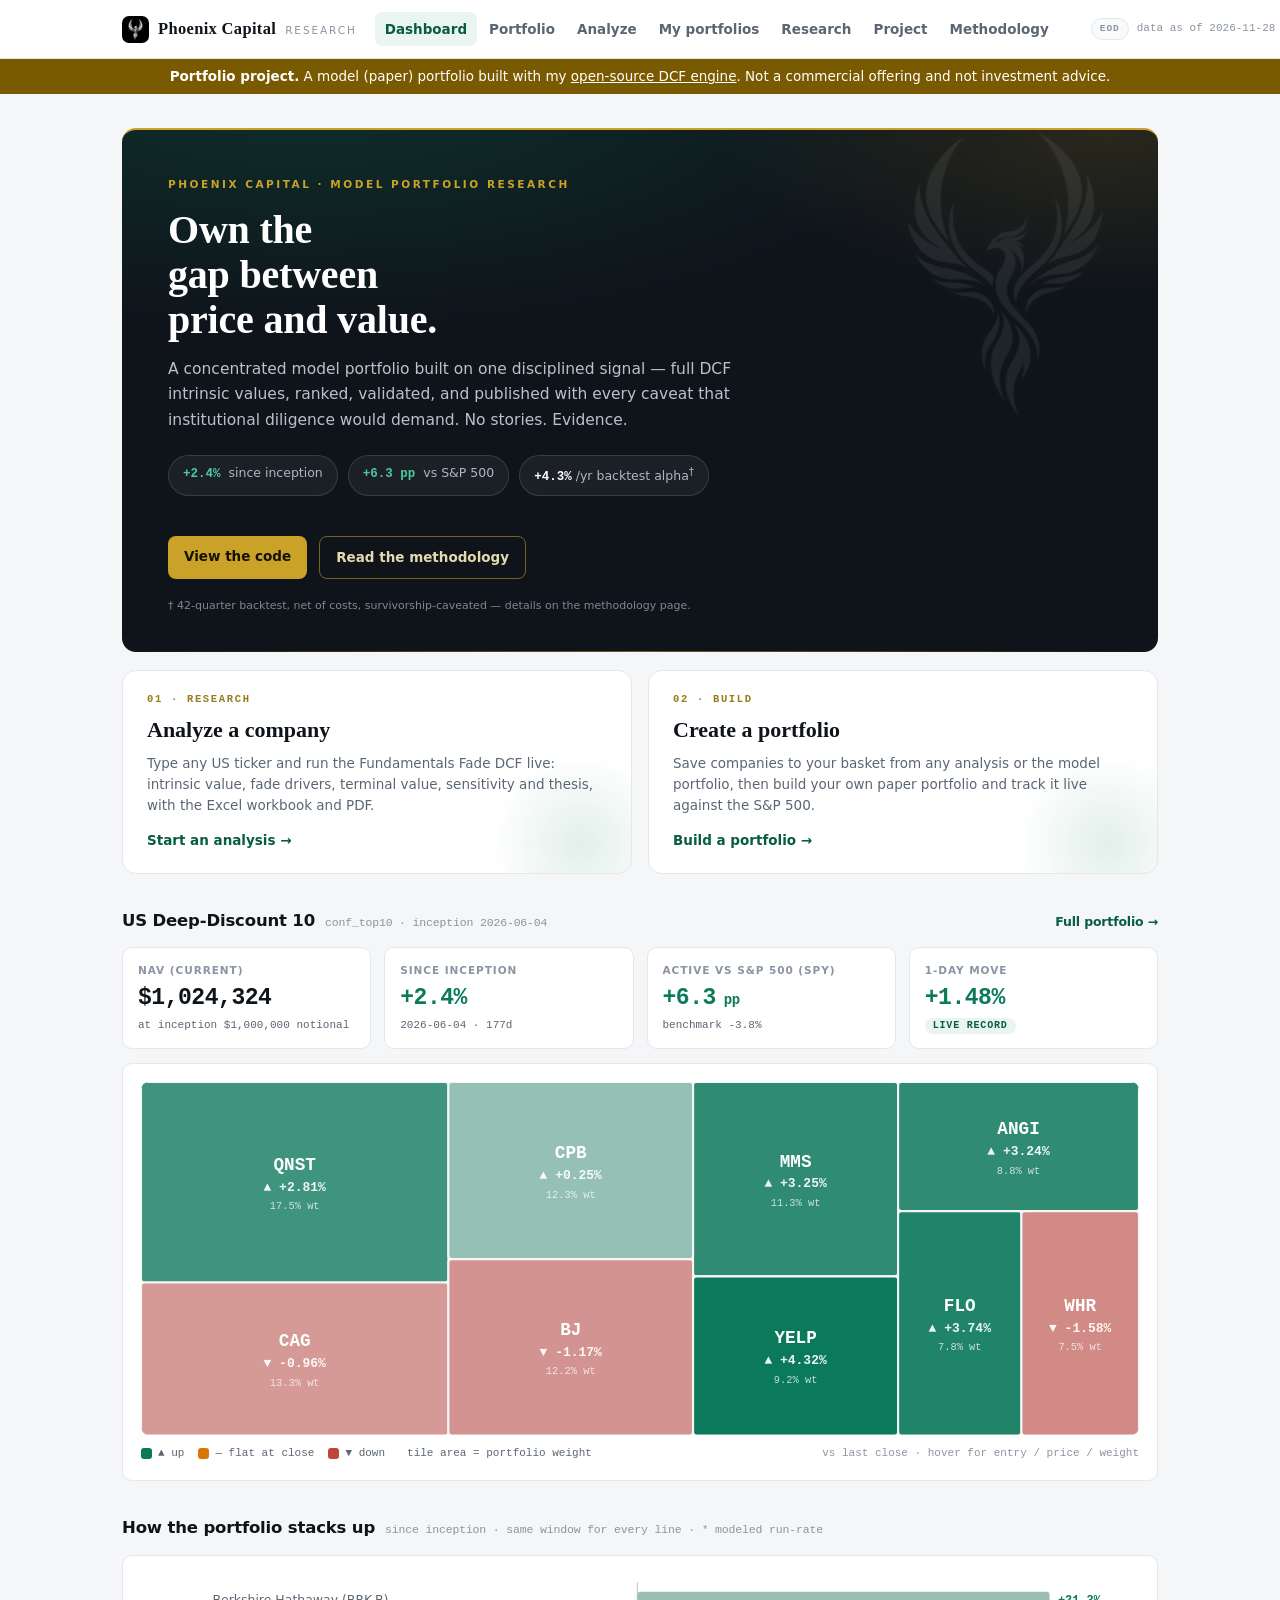
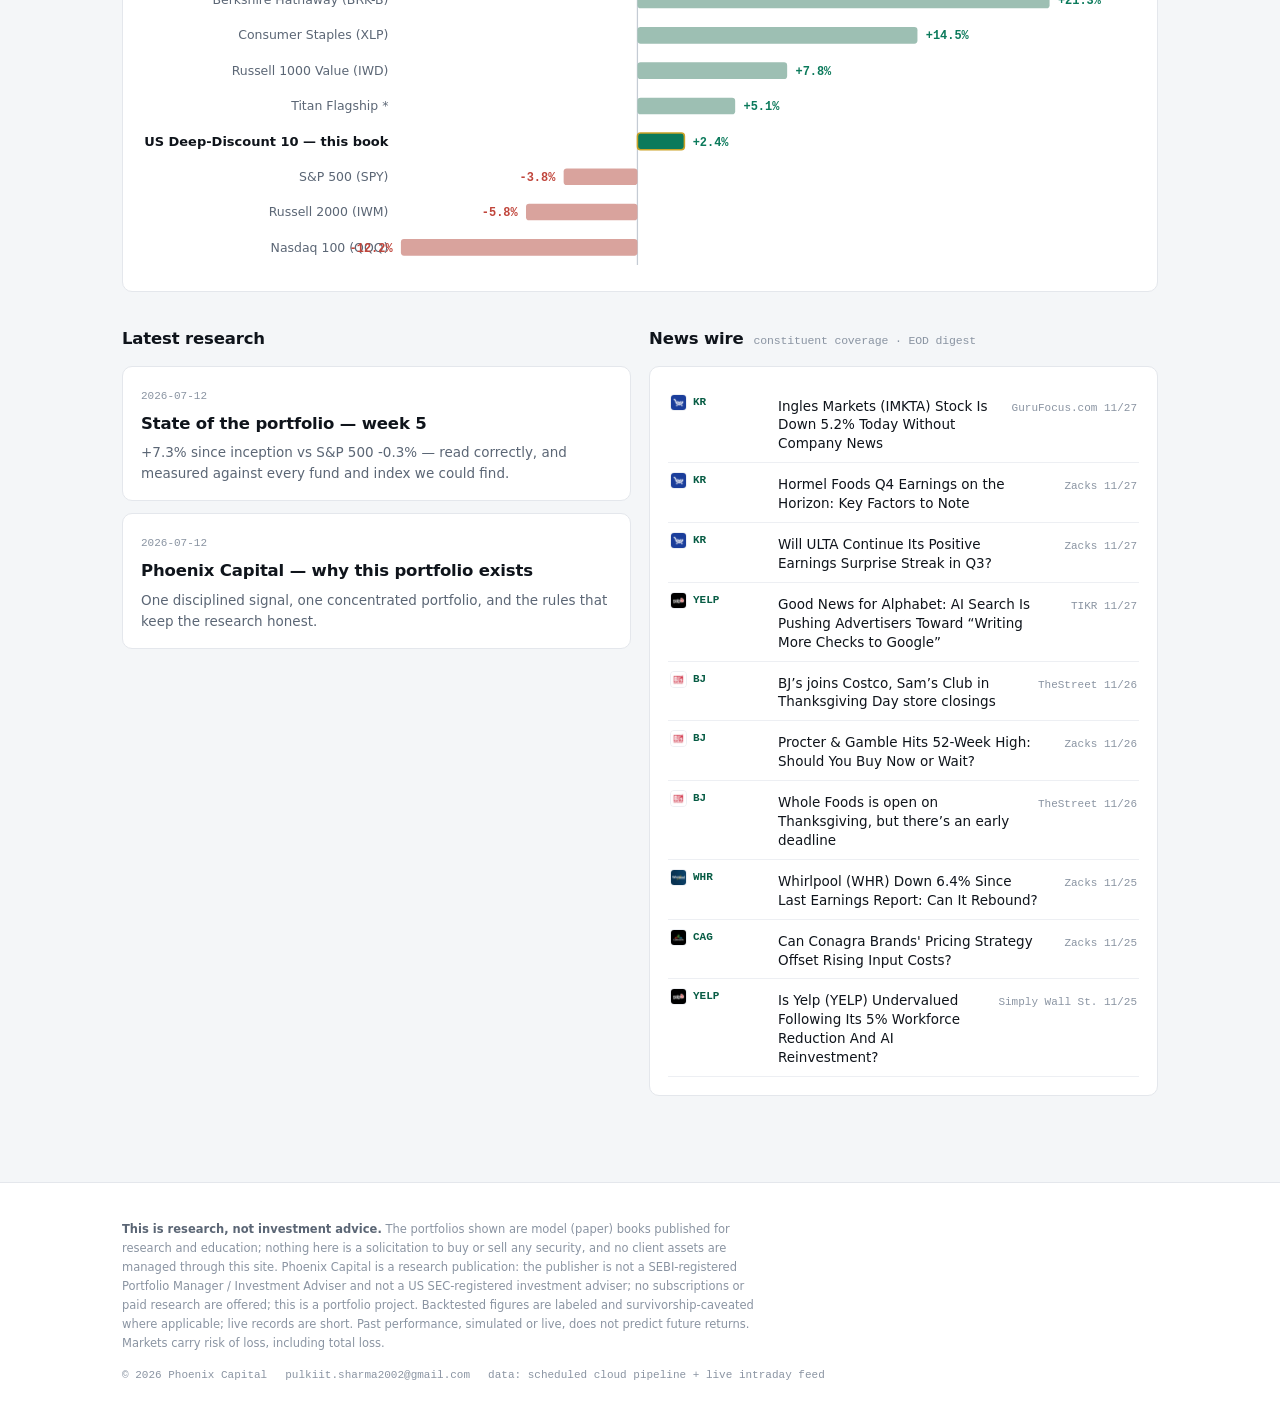
<file: index.html>
<!doctype html>
<html lang="en"><head>
<meta charset="utf-8"><meta name="viewport" content="width=device-width,initial-scale=1">
<title>Dashboard · Phoenix Capital</title>
<meta name="description" content="Institutional-grade equity research. One disciplined signal.">
<link rel="stylesheet" href="assets/site.css">
<link rel="icon" href="assets/logo-chip.png" type="image/png">
</head><body>
<header class="site-head"><div class="wrap">
  <a class="brand" href="index.html"><img class="logo-chip" src="assets/logo-chip.png" alt=""><span class="wordmark">Phoenix Capital</span>
    <small>research</small></a>
  <nav class="main"><a href="index.html" class="on">Dashboard</a><a href="us.html" class="">Portfolio</a><a href="analyze.html" class="">Analyze</a><a href="portfolios.html" class="">My portfolios <span class="bcount" hidden></span></a><a href="research.html" class="">Research</a><a href="pricing.html" class="">Project</a><a href="about.html" class="">Methodology</a></nav>
  <span class="asof"><span class="feedpill pill" id="feedpill">EOD</span><span class="txt">2026-11-28</span></span>
</div></header>
<div class="demo-banner" style="background:#7a5a00;color:#fff;text-align:center;padding:8px 16px;font-size:13.5px;line-height:1.4"><b>Portfolio project.</b> A model (paper) portfolio built with my <a href="https://github.com/PS11242026/dcf-valuation-platform" style="color:#fff;text-decoration:underline">open-source DCF engine</a>. Not a commercial offering and not investment advice.</div>
<main><div class="wrap">
<div class="hero">
  <div class="h-mark" aria-hidden="true"><img src="assets/logo-white.png" alt=""></div>
  <div class="h-eyebrow">Phoenix Capital · model portfolio research</div>
  <h1 class="h-title">Own the gap between price and&nbsp;value.</h1>
  <p class="h-lede">A concentrated model portfolio built on one disciplined signal — full DCF
  intrinsic values, ranked, validated, and published with every caveat that institutional
  diligence would demand. No stories. Evidence.</p>
  <div class="h-chips">
    <span class="h-chip"><b class="pos">+2.4%</b> since inception</span>
    <span class="h-chip"><b class="pos">+6.3 pp</b> vs S&amp;P 500</span>
    <span class="h-chip"><b>+4.3%</b>/yr backtest alpha<sup>†</sup></span>
  </div>
  <div class="h-ctas"><a class="cta gold" href="https://github.com/PS11242026/dcf-valuation-platform">View the code</a>
  <a class="cta ghost-inv" href="about.html">Read the methodology</a></div>
  <p class="h-foot">† 42-quarter backtest, net of costs, survivorship-caveated — details on the methodology page.</p>
</div>
<section class="desk-opts">
<a class="dopt" href="analyze.html"><span class="dk">01 · Research</span>
  <h3>Analyze a company</h3>
  <p>Type any US ticker and run the Fundamentals Fade DCF live: intrinsic value, fade drivers,
  terminal value, sensitivity and thesis, with the Excel workbook and PDF.</p>
  <span class="go">Start an analysis →</span></a>
<a class="dopt" href="portfolios.html"><span class="dk">02 · Build</span>
  <h3>Create a portfolio</h3>
  <p>Save companies to your basket from any analysis or the model portfolio, then build your own
  paper portfolio and track it live against the S&amp;P 500.</p>
  <span class="go">Build a portfolio →</span></a>
</section>
<section>
<h2 class="sec">US Deep-Discount 10 <span class="sub">conf_top10 · inception 2026-06-04</span>
  <a href="us.html" style="margin-left:auto;font-size:12.5px">Full portfolio →</a></h2>
<div class="kpis">
  <div class="tile"><div class="lab">NAV (current)</div><div class="val tab">$1,024,324</div><div class="sub">at inception $1,000,000 notional</div></div>
  <div class="tile"><div class="lab">Since inception</div>
    <div class="val tab pos">+2.4%</div>
    <div class="sub">2026-06-04 · 177d</div></div>
  <div class="tile"><div class="lab">Active vs S&amp;P 500 (SPY)</div>
    <div class="val tab pos">+6.3<span style="font-size:14px"> pp</span></div>
    <div class="sub">benchmark -3.8%</div></div>
  <div class="tile"><div class="lab">1-day move</div>
    <div class="val tab pos" id="day-us">+1.48%</div>
    <div class="sub"><span class="badge live">live record</span></div></div>
</div>
<div style="height:14px"></div>
<div class="card"><div class="hm-wrap" id="hm-us" data-h="340"></div>
  <div class="hm-legend">
    <span class="k"><span class="sw" style="background:#0B7A5B"></span>▲ up</span>
    <span class="k"><span class="sw" style="background:#D97706"></span>— flat at close</span>
    <span class="k"><span class="sw" style="background:#C0453B"></span>▼ down</span>
    <span class="k" style="margin-left:8px">tile area = portfolio weight</span>
    <span class="hm-note">vs last close · hover for entry / price / weight</span></div></div>
</section>
<section><h2 class="sec">How the portfolio stacks up
  <span class="sub">since inception · same window for every line · * modeled run-rate</span></h2>
<div class="card chart" id="cmp-us"></div></section>
<section class="grid2">
<div><h2 class="sec">Latest research</h2><div class="post-list"><a class="p-item" href="research/2026-07-12-state-of-the-portfolio-week-5.html"><span class="d">2026-07-12</span><h3>State of the portfolio — week 5</h3><p>+7.3% since inception vs S&amp;P 500 -0.3% — read correctly, and measured against every fund and index we could find.</p></a><a class="p-item" href="research/2026-07-12-phoenix-capital-launch.html"><span class="d">2026-07-12</span><h3>Phoenix Capital — why this portfolio exists</h3><p>One disciplined signal, one concentrated portfolio, and the rules that keep the research honest.</p></a></div></div>
<div><h2 class="sec">News wire <span class="sub">constituent coverage · <span id="wire-src">EOD digest</span></span></h2>
<div class="card"><div class="news" id="news-us"><a class="item" href="https://finance.yahoo.com/markets/stocks/articles/ingles-markets-imkta-stock-down-154517883.html" target="_blank" rel="noopener"><span class="sym"><img class="nlogo" src="assets/logos/KR.png" alt="" loading="lazy" onerror="this.remove()">KR</span><span class="ttl">Ingles Markets (IMKTA) Stock Is Down 5.2% Today Without Company News</span><span class="src">GuruFocus.com 11/27</span></a><a class="item" href="https://finance.yahoo.com/markets/stocks/articles/hormel-foods-q4-earnings-horizon-123000409.html" target="_blank" rel="noopener"><span class="sym"><img class="nlogo" src="assets/logos/KR.png" alt="" loading="lazy" onerror="this.remove()">KR</span><span class="ttl">Hormel Foods Q4 Earnings on the Horizon: Key Factors to Note</span><span class="src">Zacks 11/27</span></a><a class="item" href="https://finance.yahoo.com/markets/stocks/articles/ulta-continue-positive-earnings-surprise-105900367.html" target="_blank" rel="noopener"><span class="sym"><img class="nlogo" src="assets/logos/KR.png" alt="" loading="lazy" onerror="this.remove()">KR</span><span class="ttl">Will ULTA Continue Its Positive Earnings Surprise Streak in Q3?</span><span class="src">Zacks 11/27</span></a><a class="item" href="https://www.tikr.com/blog/good-news-for-alphabet-ai-search-is-pushing-advertisers-toward-writing-more-checks-to-google?ref=yahoofinance&amp;tlnk=yf-261127-w2mrhvv8" target="_blank" rel="noopener"><span class="sym"><img class="nlogo" src="assets/logos/YELP.png" alt="" loading="lazy" onerror="this.remove()">YELP</span><span class="ttl">Good News for Alphabet: AI Search Is Pushing Advertisers Toward “Writing More Checks to Google”</span><span class="src">TIKR 11/27</span></a><a class="item" href="https://www.thestreet.com/retail/bjs-wholesale-club-thanksgiving-2026-black-friday-hours" target="_blank" rel="noopener"><span class="sym"><img class="nlogo" src="assets/logos/BJ.png" alt="" loading="lazy" onerror="this.remove()">BJ</span><span class="ttl">BJ’s joins Costco, Sam’s Club in Thanksgiving Day store closings</span><span class="src">TheStreet 11/26</span></a><a class="item" href="https://finance.yahoo.com/markets/stocks/articles/procter-gamble-hits-52-week-122300621.html" target="_blank" rel="noopener"><span class="sym"><img class="nlogo" src="assets/logos/BJ.png" alt="" loading="lazy" onerror="this.remove()">BJ</span><span class="ttl">Procter &amp; Gamble Hits 52-Week High: Should You Buy Now or Wait?</span><span class="src">Zacks 11/26</span></a><a class="item" href="https://www.thestreet.com/retail/whole-foods-thanksgiving-hours-2026" target="_blank" rel="noopener"><span class="sym"><img class="nlogo" src="assets/logos/BJ.png" alt="" loading="lazy" onerror="this.remove()">BJ</span><span class="ttl">Whole Foods is open on Thanksgiving, but there’s an early deadline</span><span class="src">TheStreet 11/26</span></a><a class="item" href="https://finance.yahoo.com/markets/stocks/articles/whirlpool-whr-down-6-4-153005651.html" target="_blank" rel="noopener"><span class="sym"><img class="nlogo" src="assets/logos/WHR.png" alt="" loading="lazy" onerror="this.remove()">WHR</span><span class="ttl">Whirlpool (WHR) Down 6.4% Since Last Earnings Report: Can It Rebound?</span><span class="src">Zacks 11/25</span></a><a class="item" href="https://finance.yahoo.com/markets/stocks/articles/conagra-brands-pricing-strategy-offset-135100808.html" target="_blank" rel="noopener"><span class="sym"><img class="nlogo" src="assets/logos/CAG.png" alt="" loading="lazy" onerror="this.remove()">CAG</span><span class="ttl">Can Conagra Brands&#x27; Pricing Strategy Offset Rising Input Costs?</span><span class="src">Zacks 11/25</span></a><a class="item" href="https://finance.yahoo.com/markets/stocks/articles/yelp-yelp-undervalued-following-5-061126021.html" target="_blank" rel="noopener"><span class="sym"><img class="nlogo" src="assets/logos/YELP.png" alt="" loading="lazy" onerror="this.remove()">YELP</span><span class="ttl">Is Yelp (YELP) Undervalued Following Its 5% Workforce Reduction And AI Reinvestment?</span><span class="src">Simply Wall St. 11/25</span></a></div></div></div>
</section>
</div></main>
<footer class="site-foot"><div class="wrap">
  <p class="disc"><b>This is research, not investment advice.</b> The portfolios shown are model (paper) books published for research and education; nothing here is a solicitation to buy or sell any security, and no client assets are managed through this site. Phoenix Capital is a research publication: the publisher is not a SEBI-registered Portfolio Manager / Investment Adviser and not a US SEC-registered investment adviser; no subscriptions or paid research are offered; this is a portfolio project. Backtested figures are labeled and survivorship-caveated where applicable; live records are short. Past performance, simulated or live, does not predict future returns. Markets carry risk of loss, including total loss.</p>
  <div class="foot-meta"><span>© 2026 Phoenix Capital</span>
    <span>pulkiit.sharma2002@gmail.com</span>
    <span>data: scheduled cloud pipeline + live intraday feed</span></div>
</div></footer>
<script>window.SITE_DATA = {"as_of": "2026-11-28", "config": {"finnhub_key": "dc2afj9r01qjj5fhtak0dc2afj9r01qjj5fhtakg", "refresh_seconds": 60, "quote_seconds": 60, "news_seconds": 300, "data_prefix": "data/", "asset_prefix": "assets/"}, "books": {"us": {"status": {"as_of": "2026-11-28", "book": "conf_top10", "book_id": "discount_x_conf_top10", "currency": "USD", "inception": "2026-06-04", "days": 177, "capital": 1000000.0, "capital_basis": "notional", "cash": 0.0, "value_at_inception": 1000000.0, "value": 1024324.3913566812, "return_since_inception": 0.02432439135668121, "benchmarks": {"SPY": {"entry": 757.2550048828125, "last": 728.3200073242188, "return": -0.038210374803757885, "active": 0.0625347661604391}, "QQQ": {"entry": 741.8599853515625, "last": 650.989990234375, "return": -0.12248941432543337, "active": 0.14681380568211458}}, "comparables": [{"name": "Titan Flagship (modeled)", "kind": "run_rate", "note": "reported ~10.72%/yr net run-rate compounded over the window; no daily NAV published", "symbol": null, "return": 0.050622308532509486, "active": -0.026297917175828276}, {"name": "Russell 2000 (IWM)", "kind": "index", "note": "small/mid-cap universe proxy", "symbol": "IWM", "return": -0.0577107527179872, "active": 0.08203514407466841}, {"name": "Russell 1000 Value (IWD)", "kind": "index", "note": "value-factor benchmark", "symbol": "IWD", "return": 0.07753868119050433, "active": -0.05321428983382312}, {"name": "Consumer Staples (XLP)", "kind": "index", "note": "sector-fair for the staples-heavy book", "symbol": "XLP", "return": 0.1450125479827793, "active": -0.12068815662609808}, {"name": "Berkshire Hathaway (BRK-B)", "kind": "index", "note": "flagship value manager, tradeable comparison", "symbol": "BRK-B", "return": 0.21344247561233454, "active": -0.18911808425565332}], "holdings": [{"ticker": "MMS", "sector": "industrials_assetlight_services", "entry_price": 60.64500045776367, "price": 63.15999984741211, "entry_value": 100000.0, "weight": 0.11297103115926005, "market_value": 104147.08445983114, "return": 0.04147084459831141, "contribution": 0.0046078716220346, "inception_discount": 4.755931966313579, "current_discount": 4.654686524110777, "current_intrinsic": 357.15, "conviction": 0.505, "day_change": 0.0325323154820214, "company": "Maximus, Inc."}, {"ticker": "WHR", "sector": "consumer_discretionary", "entry_price": 38.7400016784668, "price": 26.709999084472656, "entry_value": 100000.0, "weight": 0.07478839518069899, "market_value": 68946.8196366112, "return": -0.310531803633888, "contribution": -0.03450353373709866, "inception_discount": 4.218364331422412, "current_discount": 7.096967705465943, "current_intrinsic": 216.27, "conviction": 0.505, "day_change": -0.015843784629552715, "company": "Whirlpool Corporation"}, {"ticker": "KR", "sector": "consumer_staples", "entry_price": 62.380001068115234, "price": null, "entry_value": 100000.0, "weight": null, "market_value": null, "return": null, "contribution": null, "inception_discount": 4.124266794909185, "current_discount": 4.017, "current_intrinsic": 315.97, "conviction": 0.84, "day_change": null, "company": "The Kroger Co."}, {"ticker": "CPB", "sector": "consumer_staples", "entry_price": 21.334999084472656, "price": 24.170000076293945, "entry_value": 100000.0, "weight": 0.12288645032552716, "market_value": 113288.02959211078, "return": 0.13288029592110773, "contribution": 0.014764477324567525, "inception_discount": 3.2943927812345697, "current_discount": 2.877947857018455, "current_intrinsic": 93.73, "conviction": 0.84, "day_change": 0.002488571730546729, "company": "The Campbell's Company"}, {"ticker": "CAG", "sector": "consumer_staples", "entry_price": 12.626999855041504, "price": 15.520000457763672, "entry_value": 100000.0, "weight": 0.133324981007614, "market_value": 122911.22702093878, "return": 0.22911227020938774, "contribution": 0.025456918912154194, "inception_discount": 2.91445864061098, "current_discount": 2.2442009352398626, "current_intrinsic": 50.35, "conviction": 0.84, "day_change": -0.009572407007017003, "company": "Conagra Brands, Inc."}, {"ticker": "ANGI", "sector": "internet_platforms_marketplaces", "entry_price": 6.275000095367432, "price": 5.099999904632568, "entry_value": 100000.0, "weight": 0.08816097965448588, "market_value": 81274.89764339101, "return": -0.1872510235660899, "contribution": -0.020805669285121103, "inception_discount": 2.8878761047646657, "current_discount": 3.7666667558009346, "current_intrinsic": 24.31, "conviction": 0.993, "day_change": 0.03238863270421399, "company": "Angi Inc."}, {"ticker": "BJ", "sector": "consumer_staples", "entry_price": 89.13999938964844, "price": 100.51000213623047, "entry_value": 100000.0, "weight": 0.1223084976609654, "market_value": 112755.21968188659, "return": 0.12755219681886598, "contribution": 0.014172466313207331, "inception_discount": 2.72527462338944, "current_discount": 2.2728086061936774, "current_intrinsic": 328.95, "conviction": 0.84, "day_change": -0.011701030951036695, "company": "BJ's Wholesale Club Holdings, Inc."}, {"ticker": "FLO", "sector": "consumer_staples", "entry_price": 7.289999961853027, "price": 5.269999980926514, "entry_value": 100000.0, "weight": 0.07841570725324912, "market_value": 72290.80944448929, "return": -0.2770919055551071, "contribution": -0.03078798950612301, "inception_discount": 2.6244166951128425, "current_discount": 4.1878558062524665, "current_intrinsic": 27.34, "conviction": 0.84, "day_change": 0.03740158662873494, "company": "Flowers Foods, Inc."}, {"ticker": "YELP", "sector": "internet_platforms_marketplaces", "entry_price": 23.520000457763672, "price": 20.049999237060547, "entry_value": 100000.0, "weight": 0.09246918093943433, "market_value": 85246.5937365332, "return": -0.14753406263466795, "contribution": -0.016392673626074217, "inception_discount": 2.5953911646826757, "current_discount": 3.2099752225414555, "current_intrinsic": 84.41, "conviction": 0.993, "day_change": 0.0431841807158313, "company": "Yelp Inc."}, {"ticker": "QNST", "sector": "internet_platforms_marketplaces", "entry_price": 11.829999923706055, "price": 19.049999237060547, "entry_value": 100000.0, "weight": 0.1746747768187651, "market_value": 161031.2710052211, "return": 0.610312710052211, "contribution": 0.06781252333913455, "inception_discount": 2.485763260371288, "current_discount": 0.9343832795704632, "current_intrinsic": 36.85, "conviction": 0.993, "day_change": 0.028062521918296612, "company": "QuinStreet, Inc."}], "sector_weights": {"consumer_staples": 0.45693563624735567, "internet_platforms_marketplaces": 0.3553049374126853, "industrials_assetlight_services": 0.11297103115926005, "consumer_discretionary": 0.07478839518069899}, "metrics": {"excess": {"SPY": 0.0625347661604391, "QQQ": 0.14681380568211458}, "primary_benchmark": "SPY", "alpha_basis": "simple_excess_return", "max_drawdown": -0.1503846261168077, "sharpe": 0.3060508535150651, "volatility": 0.3021289201184386, "beta": 0.036923678017723185, "turnover": null, "hhi": 0.35338753215749885, "day_change": 0.014772019277345678, "bench_day_change": {"SPY": 0.016213192297017676, "QQQ": 0.02691148510986907}}, "honesty": null}, "track": {"inception": "2026-06-04", "rows": [{"date": "2026-06-04", "days": 0, "bench": {"SPY": -4.626470536550631e-05, "QQQ": -9.436730057033049e-05}, "books": {"discount_x_conf_top10": 0.0002282687906213665}}, {"date": "2026-06-05", "days": 1, "bench": {"SPY": -0.026021639953232367, "QQQ": -0.049605031299173596}, "books": {"discount_x_conf_top10": 0.005163007351116767}}, {"date": "2026-06-08", "days": 4, "bench": {"SPY": -0.028736588272977204, "QQQ": -0.03682710643529041}, "books": {"discount_x_conf_top10": -0.005855134973683807}}, {"date": "2026-06-09", "days": 5, "bench": {"SPY": -0.031587751491794935, "QQQ": -0.047910615819448}, "books": {"discount_x_conf_top10": 0.0058004153967183055}}, {"date": "2026-06-10", "days": 6, "bench": {"SPY": -0.04685526546349417, "QQQ": -0.06693011077092081}, "books": {"discount_x_conf_top10": 0.017482073372978746}}, {"date": "2026-06-11", "days": 7, "bench": {"SPY": -0.030654800333944077, "QQQ": -0.03541480557950161}, "books": {"discount_x_conf_top10": 0.01318112295033741}}, {"date": "2026-06-12", "days": 8, "bench": {"SPY": -0.025412380531876444, "QQQ": -0.029738534290707608}, "books": {"discount_x_conf_top10": 0.023322780186827197}}, {"date": "2026-06-14", "days": 10, "bench": {"SPY": -0.02047527554500872, "QQQ": -0.027660150030021424}, "books": {"discount_x_conf_top10": 0.033470806236069225}}, {"date": "2026-06-15", "days": 11, "bench": {"SPY": -0.0032023397367232365, "QQQ": 0.0028846611094994756}, "books": {"discount_x_conf_top10": 0.018787949572799112}}, {"date": "2026-06-16", "days": 12, "bench": {"SPY": -0.014139025923226689, "QQQ": -0.0182785429820429}, "books": {"discount_x_conf_top10": 0.005598940528212315}}, {"date": "2026-06-17", "days": 13, "bench": {"SPY": -0.026450354182917746, "QQQ": -0.028164813518860354}, "books": {"discount_x_conf_top10": -0.026725838006293655}}, {"date": "2026-06-18", "days": 14, "bench": {"SPY": -0.016328378173827263, "QQQ": -0.0038053799069556193}, "books": {"discount_x_conf_top10": -0.03290229628912942}}, {"date": "2026-06-22", "days": 18, "bench": {"SPY": -0.01942392220565614, "QQQ": -0.006305989962346881}, "books": {"discount_x_conf_top10": -0.06256240085900383}}, {"date": "2026-06-23", "days": 19, "bench": {"SPY": -0.03366385999494148, "QQQ": -0.03902733722792473}, "books": {"discount_x_conf_top10": -0.04189583956974372}}, {"date": "2026-06-24", "days": 20, "bench": {"SPY": -0.03411175715124193, "QQQ": -0.04310742717551186}, "books": {"discount_x_conf_top10": -0.013835843834768258}}, {"date": "2026-06-25", "days": 21, "bench": {"SPY": -0.03271543353494755, "QQQ": -0.0353512907093706}, "books": {"discount_x_conf_top10": -0.022970345959697012}}, {"date": "2026-06-26", "days": 22, "bench": {"SPY": -0.03971018950313476, "QQQ": -0.048628284488039686}, "books": {"discount_x_conf_top10": 0.01688813261402723}}, {"date": "2026-06-29", "days": 25, "bench": {"SPY": -0.0238895946808807, "QQQ": -0.024982734979926202}, "books": {"discount_x_conf_top10": 0.018493813944227732}}, {"date": "2026-06-30", "days": 26, "bench": {"SPY": -0.016288803312617395, "QQQ": -0.008393095176703835}, "books": {"discount_x_conf_top10": 0.009803750364988161}}, {"date": "2026-07-01", "days": 27, "bench": {"SPY": -0.01761927629427129, "QQQ": -0.02351506429564232}, "books": {"discount_x_conf_top10": 0.04327594163850135}}, {"date": "2026-07-02", "days": 28, "bench": {"SPY": -0.01891017441471521, "QQQ": -0.040441283546670315}, "books": {"discount_x_conf_top10": 0.05943898556607617}}, {"date": "2026-07-06", "days": 32, "bench": {"SPY": -0.01034781869974255, "QQQ": -0.026679371834643528}, "books": {"discount_x_conf_top10": 0.05729456491809646}}, {"date": "2026-07-07", "days": 33, "bench": {"SPY": -0.015050537339566628, "QQQ": -0.044709861275954554}, "books": {"discount_x_conf_top10": 0.06258853826077397}}, {"date": "2026-07-08", "days": 34, "bench": {"SPY": -0.018093449224002245, "QQQ": -0.04200323925837668}, "books": {"discount_x_conf_top10": 0.04677894624993929}}, {"date": "2026-07-09", "days": 35, "bench": {"SPY": -0.009781358160876441, "QQQ": -0.026059937304570457}, "books": {"discount_x_conf_top10": 0.04473642047608474}}, {"date": "2026-07-10", "days": 36, "bench": {"SPY": -0.005513398790637392, "QQQ": -0.023057131954775434}, "books": {"discount_x_conf_top10": 0.06446299114621844}}, {"date": "2026-07-11", "days": 37, "bench": {"SPY": -0.003043879090819601, "QQQ": -0.022039166296574653}, "books": {"discount_x_conf_top10": 0.07279951834841084}}, {"date": "2026-07-12", "days": 38, "bench": {"SPY": -0.003043879090819601, "QQQ": -0.022039166296574653}, "books": {"discount_x_conf_top10": 0.07279951834841084}}, {"date": "2026-07-13", "days": 39, "bench": {"SPY": -0.013127328045616005, "QQQ": -0.041599360375639494}, "books": {"discount_x_conf_top10": 0.07455503494480857}}, {"date": "2026-07-14", "days": 40, "bench": {"SPY": -0.009623300517632716, "QQQ": -0.030894142925241508}, "books": {"discount_x_conf_top10": 0.0663101077673181}}, {"date": "2026-07-15", "days": 41, "bench": {"SPY": -0.00569781280784365, "QQQ": -0.03351997271164231}, "books": {"discount_x_conf_top10": 0.06904103506672044}}, {"date": "2026-07-16", "days": 42, "bench": {"SPY": -0.011085555369099609, "QQQ": -0.04940938575361464}, "books": {"discount_x_conf_top10": 0.09395817797958103}}, {"date": "2026-07-17", "days": 43, "bench": {"SPY": -0.020873039170407726, "QQQ": -0.06369636469514428}, "books": {"discount_x_conf_top10": 0.06935459625866473}}, {"date": "2026-07-20", "days": 46, "bench": {"SPY": -0.02245369620337645, "QQQ": -0.06271336512477466}, "books": {"discount_x_conf_top10": 0.07324871612398856}}, {"date": "2026-07-21", "days": 47, "bench": {"SPY": -0.01429966278349426, "QQQ": -0.045329295806027514}, "books": {"discount_x_conf_top10": 0.05664211487127663}}, {"date": "2026-07-22", "days": 48, "bench": {"SPY": -0.015445802348473814, "QQQ": -0.05020389754228716}, "books": {"discount_x_conf_top10": 0.04069955184699496}}, {"date": "2026-07-23", "days": 49, "bench": {"SPY": -0.027604311999500974, "QQQ": -0.06823422243730248}, "books": {"discount_x_conf_top10": 0.008077291710262113}}, {"date": "2026-07-24", "days": 50, "bench": {"SPY": -0.026616391278828977, "QQQ": -0.07864317428233547}, "books": {"discount_x_conf_top10": 0.030143049396618514}}, {"date": "2026-07-27", "days": 53, "bench": {"SPY": -0.02640554028712816, "QQQ": -0.08148439516977635}, "books": {"discount_x_conf_top10": 0.056869765396404814}}, {"date": "2026-07-28", "days": 54, "bench": {"SPY": -0.024074008698086957, "QQQ": -0.0904121012611322}, "books": {"discount_x_conf_top10": 0.081705429855573}}, {"date": "2026-07-29", "days": 55, "bench": {"SPY": -0.03909101621634348, "QQQ": -0.10894083688575074}, "books": {"discount_x_conf_top10": 0.08798524830067389}}, {"date": "2026-07-30", "days": 56, "bench": {"SPY": -0.022980662481564607, "QQQ": -0.07955887441777354}, "books": {"discount_x_conf_top10": 0.04793334620256721}}, {"date": "2026-07-31", "days": 57, "bench": {"SPY": -0.015946251051635496, "QQQ": -0.07358008476437872}, "books": {"discount_x_conf_top10": 0.039577769957998166}}, {"date": "2026-08-03", "days": 60, "bench": {"SPY": -0.0019303827412981978, "QQQ": -0.05731361388586442}, "books": {"discount_x_conf_top10": 0.06149824278777666}}, {"date": "2026-08-04", "days": 61, "bench": {"SPY": 0.016063766627285148, "QQQ": -0.025292493381536607}, "books": {"discount_x_conf_top10": 0.0839575523194814}}, {"date": "2026-08-05", "days": 62, "bench": {"SPY": 0.014035131837484283, "QQQ": -0.034112421649224456}, "books": {"discount_x_conf_top10": 0.05767071992759772}}, {"date": "2026-08-06", "days": 63, "bench": {"SPY": 0.01241489994330558, "QQQ": -0.03768077261725855}, "books": {"discount_x_conf_top10": 0.03801621196469991}}, {"date": "2026-08-07", "days": 64, "bench": {"SPY": 0.018606149208027167, "QQQ": -0.026396599025523937}, "books": {"discount_x_conf_top10": 0.0947087802327998}}, {"date": "2026-08-10", "days": 67, "bench": {"SPY": 0.018303171808255136, "QQQ": -0.02930520162104433}, "books": {"discount_x_conf_top10": 0.07538600428424641}}, {"date": "2026-08-11", "days": 68, "bench": {"SPY": 0.015049489532650728, "QQQ": -0.03256387646061576}, "books": {"discount_x_conf_top10": 0.06221615193285045}}, {"date": "2026-08-12", "days": 69, "bench": {"SPY": 0.01759179151286072, "QQQ": -0.025494391686331275}, "books": {"discount_x_conf_top10": 0.05547236768309255}}, {"date": "2026-08-13", "days": 70, "bench": {"SPY": 0.02469205357743043, "QQQ": -0.014223710890842178}, "books": {"discount_x_conf_top10": 0.0829717952149107}}, {"date": "2026-08-14", "days": 71, "bench": {"SPY": 0.02266341878762934, "QQQ": -0.015570275501508357}, "books": {"discount_x_conf_top10": 0.07673291968092137}}, {"date": "2026-08-17", "days": 74, "bench": {"SPY": 0.017828918277992267, "QQQ": -0.01718620239819646}, "books": {"discount_x_conf_top10": 0.05140510601525626}}, {"date": "2026-08-18", "days": 75, "bench": {"SPY": 0.010952725692370713, "QQQ": -0.033829648840104976}, "books": {"discount_x_conf_top10": 0.06273503267248534}}, {"date": "2026-08-19", "days": 76, "bench": {"SPY": 0.013073486890242902, "QQQ": -0.03575525186525563}, "books": {"discount_x_conf_top10": 0.0857332812458442}}, {"date": "2026-08-20", "days": 77, "bench": {"SPY": 0.004563843923195421, "QQQ": -0.042690055496529156}, "books": {"discount_x_conf_top10": 0.06941789611954949}}, {"date": "2026-08-21", "days": 78, "bench": {"SPY": 0.008673745650190856, "QQQ": -0.03931011003704432}, "books": {"discount_x_conf_top10": 0.08545069536869565}}, {"date": "2026-08-24", "days": 81, "bench": {"SPY": 0.005709822287111033, "QQQ": -0.04889764677406161}, "books": {"discount_x_conf_top10": 0.09719691619456902}}, {"date": "2026-08-25", "days": 82, "bench": {"SPY": 0.0089240103020376, "QQQ": -0.04297282830564875}, "books": {"discount_x_conf_top10": 0.08095142342669687}}, {"date": "2026-08-26", "days": 83, "bench": {"SPY": 0.009147999180453725, "QQQ": -0.04209752428579916}, "books": {"discount_x_conf_top10": 0.06879971274529151}}, {"date": "2026-08-27", "days": 84, "bench": {"SPY": 0.015760789227513117, "QQQ": -0.028982032696336257}, "books": {"discount_x_conf_top10": 0.04939859015776325}}, {"date": "2026-08-28", "days": 85, "bench": {"SPY": 0.013455533411902643, "QQQ": -0.03528390900129119}, "books": {"discount_x_conf_top10": 0.06852122514395305}}, {"date": "2026-08-31", "days": 88, "bench": {"SPY": 0.010425759414182334, "QQQ": -0.034839551729817564}, "books": {"discount_x_conf_top10": 0.055071111200231546}}, {"date": "2026-09-01", "days": 89, "bench": {"SPY": 0.0034837161939202943, "QQQ": -0.04712021768816732}, "books": {"discount_x_conf_top10": 0.042785996684674456}}, {"date": "2026-09-02", "days": 90, "bench": {"SPY": 0.007936089581365602, "QQQ": -0.04496573076573096}, "books": {"discount_x_conf_top10": 0.05504382847957828}}, {"date": "2026-09-03", "days": 91, "bench": {"SPY": 0.018487585825461395, "QQQ": -0.03361425773906479}, "books": {"discount_x_conf_top10": 0.034611562205832745}}, {"date": "2026-09-04", "days": 92, "bench": {"SPY": 0.01456209811567244, "QQQ": -0.03187714249561113}, "books": {"discount_x_conf_top10": 0.026881572435468914}}, {"date": "2026-09-08", "days": 96, "bench": {"SPY": 0.008989941537210111, "QQQ": -0.032685064807381314}, "books": {"discount_x_conf_top10": 0.0034245284171279923}}, {"date": "2026-09-09", "days": 97, "bench": {"SPY": 0.004300441384633258, "QQQ": -0.03544549346364523}, "books": {"discount_x_conf_top10": -0.008062229674893262}}, {"date": "2026-09-10", "days": 98, "bench": {"SPY": -0.001719612350129407, "QQQ": -0.045706271369421736}, "books": {"discount_x_conf_top10": -0.013572951561958669}}, {"date": "2026-09-11", "days": 99, "bench": {"SPY": 0.006790030616918186, "QQQ": -0.037371096488795996}, "books": {"discount_x_conf_top10": -0.0037568125469687576}}, {"date": "2026-09-14", "days": 102, "bench": {"SPY": 0.0022980823682627882, "QQQ": -0.045046522996908034}, "books": {"discount_x_conf_top10": 0.013668159617914944}}, {"date": "2026-09-15", "days": 103, "bench": {"SPY": -0.002299210775710825, "QQQ": -0.05129459266317682}, "books": {"discount_x_conf_top10": 0.011860867656753338}}, {"date": "2026-09-16", "days": 104, "bench": {"SPY": -0.006698952015762871, "QQQ": -0.05105221596964582}, "books": {"discount_x_conf_top10": 0.01028010330866801}}, {"date": "2026-09-17", "days": 105, "bench": {"SPY": 0.004563843923195421, "QQQ": -0.03462416062877749}, "books": {"discount_x_conf_top10": 0.0004347156686413722}}, {"date": "2026-09-18", "days": 106, "bench": {"SPY": 0.005856676456407195, "QQQ": -0.028524182628617223}, "books": {"discount_x_conf_top10": -0.01484630313485764}}, {"date": "2026-09-21", "days": 109, "bench": {"SPY": 0.02145247639492509, "QQQ": -0.0005257254146854295}, "books": {"discount_x_conf_top10": -0.019122690581964585}}, {"date": "2026-09-22", "days": 110, "bench": {"SPY": 0.021294015749021566, "QQQ": 0.007548643587293569}, "books": {"discount_x_conf_top10": -0.039470715665226884}}, {"date": "2026-09-23", "days": 111, "bench": {"SPY": 0.013938491799621255, "QQQ": -0.0008761267513279769}, "books": {"discount_x_conf_top10": -0.06780463182386559}}, {"date": "2026-09-24", "days": 112, "bench": {"SPY": 0.013106533108361074, "QQQ": -0.0010244652368800455}, "books": {"discount_x_conf_top10": -0.06310823900599023}}, {"date": "2026-09-25", "days": 113, "bench": {"SPY": 0.018613242054842827, "QQQ": 0.003558642736589235}, "books": {"discount_x_conf_top10": -0.06764166171158782}}, {"date": "2026-09-28", "days": 116, "bench": {"SPY": 0.011033245623834453, "QQQ": -0.0071845849081099145}, "books": {"discount_x_conf_top10": -0.06509277796940593}}, {"date": "2026-09-29", "days": 117, "bench": {"SPY": 0.009171292734200476, "QQQ": -0.00529748571614741}, "books": {"discount_x_conf_top10": -0.05662927537678077}}, {"date": "2026-09-30", "days": 118, "bench": {"SPY": 0.0070980052496738555, "QQQ": -0.0028171971282722197}, "books": {"discount_x_conf_top10": -0.06642654138327063}}, {"date": "2026-10-01", "days": 119, "bench": {"SPY": 0.008893946303603073, "QQQ": 0.00022921298987688132}, "books": {"discount_x_conf_top10": -0.06535534001276698}}, {"date": "2026-10-02", "days": 120, "bench": {"SPY": 0.016355137550449816, "QQQ": 0.010406319104302009}, "books": {"discount_x_conf_top10": -0.06119474663432813}}, {"date": "2026-10-05", "days": 123, "bench": {"SPY": 0.023208842587644662, "QQQ": 0.01932982926511806}, "books": {"discount_x_conf_top10": -0.06180046238206703}}, {"date": "2026-10-06", "days": 124, "bench": {"SPY": 0.028834437318820072, "QQQ": 0.023993729469764302}, "books": {"discount_x_conf_top10": -0.05991675016126576}}, {"date": "2026-10-07", "days": 125, "bench": {"SPY": 0.02636491761900217, "QQQ": 0.021392170261975707}, "books": {"discount_x_conf_top10": -0.05326423538176591}}, {"date": "2026-10-08", "days": 126, "bench": {"SPY": 0.022020307142835316, "QQQ": 0.007710392595943194}, "books": {"discount_x_conf_top10": -0.02319712589729476}}, {"date": "2026-10-09", "days": 127, "bench": {"SPY": 0.02814772078621619, "QQQ": 0.012684380294791353}, "books": {"discount_x_conf_top10": -0.026914585188047412}}, {"date": "2026-10-12", "days": 130, "bench": {"SPY": 0.02752701608931707, "QQQ": 0.005634476529692289}, "books": {"discount_x_conf_top10": -0.027965343203608262}}, {"date": "2026-10-13", "days": 131, "bench": {"SPY": 0.027408210905155217, "QQQ": 0.002305046782980158}, "books": {"discount_x_conf_top10": -0.027666453302846183}}, {"date": "2026-10-14", "days": 132, "bench": {"SPY": 0.016302263601460698, "QQQ": -0.017402169411271484}, "books": {"discount_x_conf_top10": -0.025313031488095262}}, {"date": "2026-10-15", "days": 133, "bench": {"SPY": 0.019194291290000276, "QQQ": -0.018682750957371486}, "books": {"discount_x_conf_top10": 0.002415153276776072}}, {"date": "2026-10-16", "days": 134, "bench": {"SPY": 0.007916745453686591, "QQQ": -0.043215698638066735}, "books": {"discount_x_conf_top10": 0.001284094096988242}}, {"date": "2026-10-19", "days": 137, "bench": {"SPY": 0.012182125606901906, "QQQ": -0.03167713647321668}, "books": {"discount_x_conf_top10": -0.011547357460492614}}, {"date": "2026-10-20", "days": 138, "bench": {"SPY": 0.015575972207646949, "QQQ": -0.0326611233213604}, "books": {"discount_x_conf_top10": 0.005586765686007367}}, {"date": "2026-10-21", "days": 139, "bench": {"SPY": 0.020911082621509758, "QQQ": -0.022457031614444345}, "books": {"discount_x_conf_top10": -0.00877818100326525}}, {"date": "2026-10-22", "days": 140, "bench": {"SPY": 0.008854371442393205, "QQQ": -0.0504003658193245}, "books": {"discount_x_conf_top10": 0.049785608465829176}}, {"date": "2026-10-23", "days": 141, "bench": {"SPY": 0.003585272864234934, "QQQ": -0.05049465084674698}, "books": {"discount_x_conf_top10": 0.02912725027423655}}, {"date": "2026-10-26", "days": 144, "bench": {"SPY": 0.010716324332027183, "QQQ": -0.03998055391877697}, "books": {"discount_x_conf_top10": 0.015034809546221361}}, {"date": "2026-10-27", "days": 145, "bench": {"SPY": 0.01638149392441246, "QQQ": -0.02778150292308268}, "books": {"discount_x_conf_top10": 0.0027257619577992997}}, {"date": "2026-10-28", "days": 146, "bench": {"SPY": 0.019881007822603936, "QQQ": -0.02190440288041584}, "books": {"discount_x_conf_top10": -0.007187738315280512}}, {"date": "2026-10-29", "days": 147, "bench": {"SPY": 0.015985342309653428, "QQQ": -0.03574792955509809}, "books": {"discount_x_conf_top10": 0.01716002619069713}}, {"date": "2026-10-30", "days": 148, "bench": {"SPY": -0.0020271033796931404, "QQQ": -0.06924486578534572}, "books": {"discount_x_conf_top10": 0.03282601741937663}}, {"date": "2026-11-02", "days": 151, "bench": {"SPY": -0.006807520932361144, "QQQ": -0.0819156710107437}, "books": {"discount_x_conf_top10": 0.06129656259164279}}, {"date": "2026-11-03", "days": 152, "bench": {"SPY": -0.003836262920869804, "QQQ": -0.07626770168480601}, "books": {"discount_x_conf_top10": 0.05119455672944534}}, {"date": "2026-11-04", "days": 153, "bench": {"SPY": 0.012617932683402833, "QQQ": -0.06727680981591055}, "books": {"discount_x_conf_top10": 0.1225625871525384}}, {"date": "2026-11-05", "days": 154, "bench": {"SPY": -0.032030167811919585, "QQQ": -0.1278003928378263}, "books": {"discount_x_conf_top10": 0.13618733233742464}}, {"date": "2026-11-06", "days": 155, "bench": {"SPY": -0.029006116451971042, "QQQ": -0.115601341842132}, "books": {"discount_x_conf_top10": 0.10575702117072816}}, {"date": "2026-11-09", "days": 158, "bench": {"SPY": -0.006028355589558276, "QQQ": -0.08426119618246009}, "books": {"discount_x_conf_top10": 0.08844336349688464}}, {"date": "2026-11-10", "days": 159, "bench": {"SPY": -0.009686330133653387, "QQQ": -0.09044830144618099}, "books": {"discount_x_conf_top10": 0.08308693036770562}}, {"date": "2026-11-11", "days": 160, "bench": {"SPY": 0.003374018869874096, "QQQ": -0.06939312199774994}, "books": {"discount_x_conf_top10": 0.0861143113188561}}, {"date": "2026-11-12", "days": 161, "bench": {"SPY": -0.00017828837677458242, "QQQ": -0.07237215040781975}, "books": {"discount_x_conf_top10": 0.06648631005585096}}, {"date": "2026-11-13", "days": 162, "bench": {"SPY": -0.003809825946375134, "QQQ": -0.08353324337038859}, "books": {"discount_x_conf_top10": 0.06839738186972336}}, {"date": "2026-11-16", "days": 165, "bench": {"SPY": -0.022852265834095387, "QQQ": -0.10798531654675902}, "books": {"discount_x_conf_top10": 0.07094866776817811}}, {"date": "2026-11-17", "days": 166, "bench": {"SPY": -0.03276967769298067, "QQQ": -0.11445552371219081}, "books": {"discount_x_conf_top10": 0.03961726745020604}}, {"date": "2026-11-18", "days": 167, "bench": {"SPY": -0.035727717217224675, "QQQ": -0.11100474107241731}, "books": {"discount_x_conf_top10": 0.0412713996069663}}, {"date": "2026-11-19", "days": 168, "bench": {"SPY": -0.05465135192078319, "QQQ": -0.13050981214243063}, "books": {"discount_x_conf_top10": 0.01081951173039294}}, {"date": "2026-11-20", "days": 169, "bench": {"SPY": -0.08906511926541316, "QQQ": -0.17983174153989334}, "books": {"discount_x_conf_top10": -0.0007699438268632619}}, {"date": "2026-11-23", "days": 172, "bench": {"SPY": -0.045981878098788176, "QQQ": null}, "books": {"discount_x_conf_top10": -0.011981233590691042}}, {"date": "2026-11-24", "days": 173, "bench": {"SPY": -0.05080847975628977, "QQQ": -0.13986468041736178}, "books": {"discount_x_conf_top10": 0.008247154253262456}}, {"date": "2026-11-25", "days": 174, "bench": {"SPY": -0.05355526528617305, "QQQ": -0.14548566415080866}, "books": {"discount_x_conf_top10": 0.02082451629164068}}, {"date": "2026-11-26", "days": 175, "bench": {"SPY": -0.05355526528617305, "QQQ": null}, "books": {"discount_x_conf_top10": 0.02082451629164068}}, {"date": "2026-11-27", "days": 176, "bench": {"SPY": -0.038210374803757885, "QQQ": -0.12248941432543337}, "books": {"discount_x_conf_top10": 0.057562819401233326}}, {"date": "2026-11-28", "days": 177, "bench": {"SPY": -0.038210374803757885, "QQQ": -0.12248941432543337}, "books": {"discount_x_conf_top10": 0.02432439135668121}}]}, "logos": {"ANGI": "logos/ANGI.png", "YELP": "logos/YELP.png", "MMS": "logos/MMS.png", "QNST": "logos/QNST.png", "KR": "logos/KR.png", "FLO": "logos/FLO.png", "WHR": "logos/WHR.png", "CAG": "logos/CAG.png", "CPB": "logos/CPB.png", "QQQ": "logos/QQQ.png", "IWM": "logos/IWM.png", "BJ": "logos/BJ.png", "XLP": "logos/XLP.png", "SPY": "logos/SPY.png", "IWD": "logos/IWD.png", "BRK-B": "logos/BRK-B.png"}, "cfg": {"label": "US Deep-Discount 10"}}}};</script><script>window.DESK = {"api_url": "", "analyzer_url": "https://state-spacedcf-valuation-platform.streamlit.app", "finnhub_key": "dc2afj9r01qjj5fhtak0dc2afj9r01qjj5fhtakg", "prefix": "", "code_url": "https://github.com/PS11242026/dcf-valuation-platform"};</script>
<script src="assets/site.js"></script><script src="assets/desk.js"></script>
</body></html>
</file>
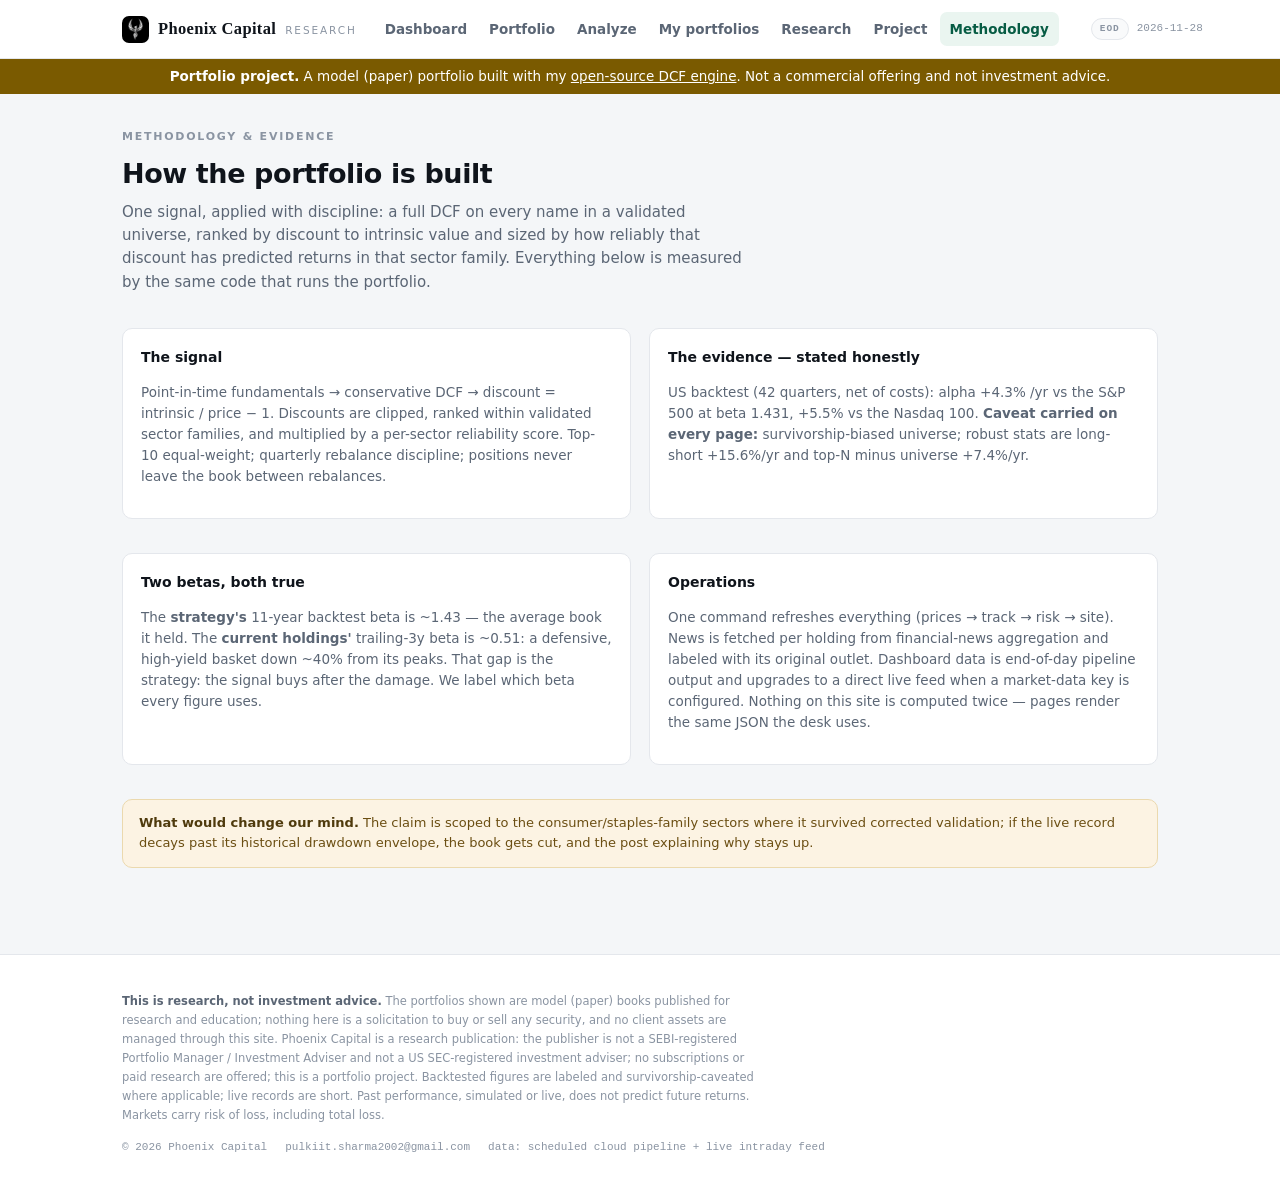
<file: about.html>
<!doctype html>
<html lang="en"><head>
<meta charset="utf-8"><meta name="viewport" content="width=device-width,initial-scale=1">
<title>Methodology · Phoenix Capital</title>
<meta name="description" content="Institutional-grade equity research. One disciplined signal.">
<link rel="stylesheet" href="assets/site.css">
<link rel="icon" href="assets/logo-chip.png" type="image/png">
</head><body>
<header class="site-head"><div class="wrap">
  <a class="brand" href="index.html"><img class="logo-chip" src="assets/logo-chip.png" alt=""><span class="wordmark">Phoenix Capital</span>
    <small>research</small></a>
  <nav class="main"><a href="index.html" class="">Dashboard</a><a href="us.html" class="">Portfolio</a><a href="analyze.html" class="">Analyze</a><a href="portfolios.html" class="">My portfolios <span class="bcount" hidden></span></a><a href="research.html" class="">Research</a><a href="pricing.html" class="">Project</a><a href="about.html" class="on">Methodology</a></nav>
  <span class="asof"><span class="feedpill pill" id="feedpill">EOD</span><span class="txt">2026-11-28</span></span>
</div></header>
<div class="demo-banner" style="background:#7a5a00;color:#fff;text-align:center;padding:8px 16px;font-size:13.5px;line-height:1.4"><b>Portfolio project.</b> A model (paper) portfolio built with my <a href="https://github.com/PS11242026/dcf-valuation-platform" style="color:#fff;text-decoration:underline">open-source DCF engine</a>. Not a commercial offering and not investment advice.</div>
<main><div class="wrap">
<p class="eyebrow">Methodology &amp; evidence</p><h1>How the portfolio is built</h1>
<p class="lede">One signal, applied with discipline: a full DCF on every name in a validated
universe, ranked by discount to intrinsic value and sized by how reliably that discount has
predicted returns in that sector family. Everything below is measured by the same code that
runs the portfolio.</p>
<section class="grid2">
<div class="card"><h3>The signal</h3><p style="color:var(--muted);font-size:13.5px">
Point-in-time fundamentals → conservative DCF → discount = intrinsic / price − 1. Discounts are
clipped, ranked within validated sector families, and multiplied by a per-sector reliability
score. Top-10 equal-weight; quarterly rebalance discipline; positions never leave the book
between rebalances.</p></div>
<div class="card"><h3>The evidence — stated honestly</h3><p style="color:var(--muted);font-size:13.5px">
US backtest (42 quarters, net of costs): alpha +4.3% /yr vs the
S&amp;P 500 at beta 1.431, +5.5% vs the
Nasdaq 100. <b>Caveat carried on every page:</b> survivorship-biased universe; robust stats are long-short +15.6%/yr and top-N minus universe +7.4%/yr.</p></div>
</section>
<section class="grid2">
<div class="card"><h3>Two betas, both true</h3><p style="color:var(--muted);font-size:13.5px">
The <b>strategy's</b> 11-year backtest beta is ~1.43 — the average book it held. The <b>current
holdings'</b> trailing-3y beta is ~0.51: a defensive, high-yield basket down ~40% from its peaks.
That gap is the strategy: the signal buys after the damage. We label which beta every figure uses.</p></div>
<div class="card"><h3>Operations</h3><p style="color:var(--muted);font-size:13.5px">
One command refreshes everything (prices → track → risk → site). News is fetched per holding from
financial-news aggregation and labeled with its original outlet. Dashboard data is end-of-day
pipeline output and upgrades to a direct live feed when a market-data key is configured. Nothing
on this site is computed twice — pages render the same JSON the desk uses.</p></div>
</section>
<section><div class="callout"><b>What would change our mind.</b> The claim is scoped to the
consumer/staples-family sectors where it survived corrected validation; if the live record decays
past its historical drawdown envelope, the book gets cut, and the post explaining why stays up.
</div></section>
</div></main>
<footer class="site-foot"><div class="wrap">
  <p class="disc"><b>This is research, not investment advice.</b> The portfolios shown are model (paper) books published for research and education; nothing here is a solicitation to buy or sell any security, and no client assets are managed through this site. Phoenix Capital is a research publication: the publisher is not a SEBI-registered Portfolio Manager / Investment Adviser and not a US SEC-registered investment adviser; no subscriptions or paid research are offered; this is a portfolio project. Backtested figures are labeled and survivorship-caveated where applicable; live records are short. Past performance, simulated or live, does not predict future returns. Markets carry risk of loss, including total loss.</p>
  <div class="foot-meta"><span>© 2026 Phoenix Capital</span>
    <span>pulkiit.sharma2002@gmail.com</span>
    <span>data: scheduled cloud pipeline + live intraday feed</span></div>
</div></footer>
<script>window.DESK = {"api_url": "", "analyzer_url": "https://state-spacedcf-valuation-platform.streamlit.app", "finnhub_key": "dc2afj9r01qjj5fhtak0dc2afj9r01qjj5fhtakg", "prefix": "", "code_url": "https://github.com/PS11242026/dcf-valuation-platform"};</script>
<script src="assets/site.js"></script><script src="assets/desk.js"></script>
</body></html>
</file>
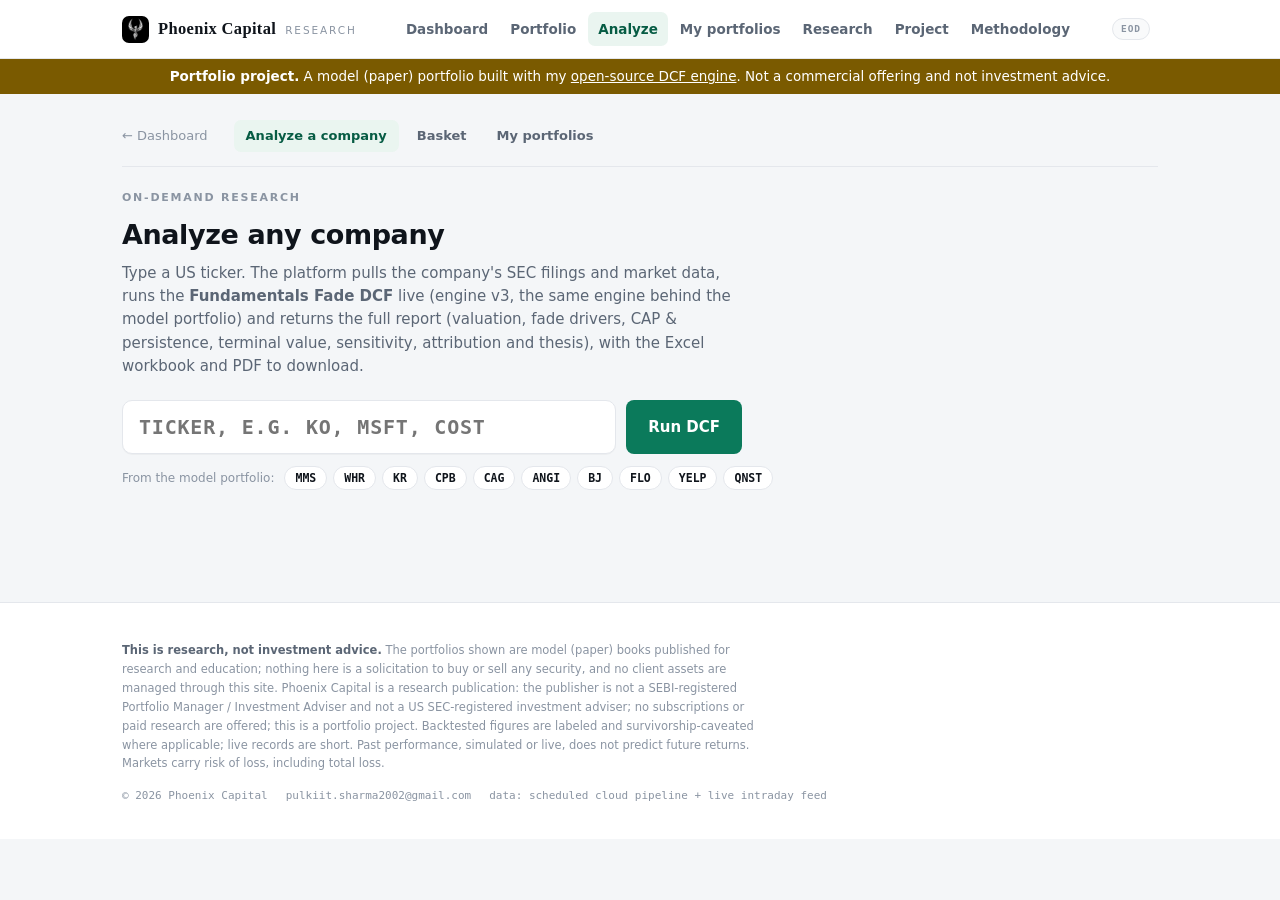
<file: analyze.html>
<!doctype html>
<html lang="en"><head>
<meta charset="utf-8"><meta name="viewport" content="width=device-width,initial-scale=1">
<title>Analyze · Phoenix Capital</title>
<meta name="description" content="Institutional-grade equity research. One disciplined signal.">
<link rel="stylesheet" href="assets/site.css">
<link rel="icon" href="assets/logo-chip.png" type="image/png">
</head><body>
<header class="site-head"><div class="wrap">
  <a class="brand" href="index.html"><img class="logo-chip" src="assets/logo-chip.png" alt=""><span class="wordmark">Phoenix Capital</span>
    <small>research</small></a>
  <nav class="main"><a href="index.html" class="">Dashboard</a><a href="us.html" class="">Portfolio</a><a href="analyze.html" class="on">Analyze</a><a href="portfolios.html" class="">My portfolios <span class="bcount" hidden></span></a><a href="research.html" class="">Research</a><a href="pricing.html" class="">Project</a><a href="about.html" class="">Methodology</a></nav>
  <span class="asof"><span class="feedpill pill" id="feedpill">EOD</span><span class="txt"></span></span>
</div></header>
<div class="demo-banner" style="background:#7a5a00;color:#fff;text-align:center;padding:8px 16px;font-size:13.5px;line-height:1.4"><b>Portfolio project.</b> A model (paper) portfolio built with my <a href="https://github.com/PS11242026/dcf-valuation-platform" style="color:#fff;text-decoration:underline">open-source DCF engine</a>. Not a commercial offering and not investment advice.</div>
<main><div class="wrap">
<nav class="desk-nav" aria-label="Research desk"><a class="back" href="index.html">← Dashboard</a><a href="analyze.html" class="on">Analyze a company</a><a href="basket.html" class="">Basket <span class="bcount" hidden></span></a><a href="portfolios.html" class="">My portfolios</a></nav>
<p class="eyebrow">On-demand research</p><h1>Analyze any company</h1>
<p class="lede">Type a US ticker. The platform pulls the company's SEC filings and market data,
runs the <b>Fundamentals Fade DCF</b> live (engine v3, the same engine behind the model portfolio) and returns the
full report (valuation, fade drivers, CAP &amp; persistence, terminal value, sensitivity, attribution and
thesis), with the Excel workbook and PDF to download.</p>
<form class="az-form" id="az-form" autocomplete="off">
  <input id="az-input" class="az-input" placeholder="Ticker, e.g. KO, MSFT, COST" maxlength="14"
         aria-label="Ticker symbol" spellcheck="false">
  <button class="cta az-go" type="submit">Run DCF</button>
</form>
<div class="qpicks"><span>From the model portfolio:</span><button type="button" class="qpick" data-tk="MMS">MMS</button><button type="button" class="qpick" data-tk="WHR">WHR</button><button type="button" class="qpick" data-tk="KR">KR</button><button type="button" class="qpick" data-tk="CPB">CPB</button><button type="button" class="qpick" data-tk="CAG">CAG</button><button type="button" class="qpick" data-tk="ANGI">ANGI</button><button type="button" class="qpick" data-tk="BJ">BJ</button><button type="button" class="qpick" data-tk="FLO">FLO</button><button type="button" class="qpick" data-tk="YELP">YELP</button><button type="button" class="qpick" data-tk="QNST">QNST</button></div>

<div id="az-status"></div>
<div id="az-report"></div>
<script>window.DESK_UNIVERSE = [{"ticker": "MMS", "company": "Maximus, Inc.", "intrinsic": 357.15, "price": 63.15999984741211, "discount": 4.654686524110777, "sector": "Industrials Asset-Light Services", "source": "US Deep-Discount 10"}, {"ticker": "WHR", "company": "Whirlpool Corporation", "intrinsic": 216.27, "price": 26.709999084472656, "discount": 7.096967705465943, "sector": "Consumer Discretionary", "source": "US Deep-Discount 10"}, {"ticker": "KR", "company": "The Kroger Co.", "intrinsic": 315.97, "price": null, "discount": 4.017, "sector": "Consumer Staples", "source": "US Deep-Discount 10"}, {"ticker": "CPB", "company": "The Campbell's Company", "intrinsic": 93.73, "price": 24.170000076293945, "discount": 2.877947857018455, "sector": "Consumer Staples", "source": "US Deep-Discount 10"}, {"ticker": "CAG", "company": "Conagra Brands, Inc.", "intrinsic": 50.35, "price": 15.520000457763672, "discount": 2.2442009352398626, "sector": "Consumer Staples", "source": "US Deep-Discount 10"}, {"ticker": "ANGI", "company": "Angi Inc.", "intrinsic": 24.31, "price": 5.099999904632568, "discount": 3.7666667558009346, "sector": "Internet Platforms Marketplaces", "source": "US Deep-Discount 10"}, {"ticker": "BJ", "company": "BJ's Wholesale Club Holdings, Inc.", "intrinsic": 328.95, "price": 100.51000213623047, "discount": 2.2728086061936774, "sector": "Consumer Staples", "source": "US Deep-Discount 10"}, {"ticker": "FLO", "company": "Flowers Foods, Inc.", "intrinsic": 27.34, "price": 5.269999980926514, "discount": 4.1878558062524665, "sector": "Consumer Staples", "source": "US Deep-Discount 10"}, {"ticker": "YELP", "company": "Yelp Inc.", "intrinsic": 84.41, "price": 20.049999237060547, "discount": 3.2099752225414555, "sector": "Internet Platforms Marketplaces", "source": "US Deep-Discount 10"}, {"ticker": "QNST", "company": "QuinStreet, Inc.", "intrinsic": 36.85, "price": 19.049999237060547, "discount": 0.9343832795704632, "sector": "Internet Platforms Marketplaces", "source": "US Deep-Discount 10"}];</script>
</div></main>
<footer class="site-foot"><div class="wrap">
  <p class="disc"><b>This is research, not investment advice.</b> The portfolios shown are model (paper) books published for research and education; nothing here is a solicitation to buy or sell any security, and no client assets are managed through this site. Phoenix Capital is a research publication: the publisher is not a SEBI-registered Portfolio Manager / Investment Adviser and not a US SEC-registered investment adviser; no subscriptions or paid research are offered; this is a portfolio project. Backtested figures are labeled and survivorship-caveated where applicable; live records are short. Past performance, simulated or live, does not predict future returns. Markets carry risk of loss, including total loss.</p>
  <div class="foot-meta"><span>© 2026 Phoenix Capital</span>
    <span>pulkiit.sharma2002@gmail.com</span>
    <span>data: scheduled cloud pipeline + live intraday feed</span></div>
</div></footer>
<script>window.DESK = {"api_url": "", "analyzer_url": "https://state-spacedcf-valuation-platform.streamlit.app", "finnhub_key": "dc2afj9r01qjj5fhtak0dc2afj9r01qjj5fhtakg", "prefix": "", "code_url": "https://github.com/PS11242026/dcf-valuation-platform"};</script>
<script src="assets/site.js"></script><script src="assets/desk.js"></script>
</body></html>
</file>
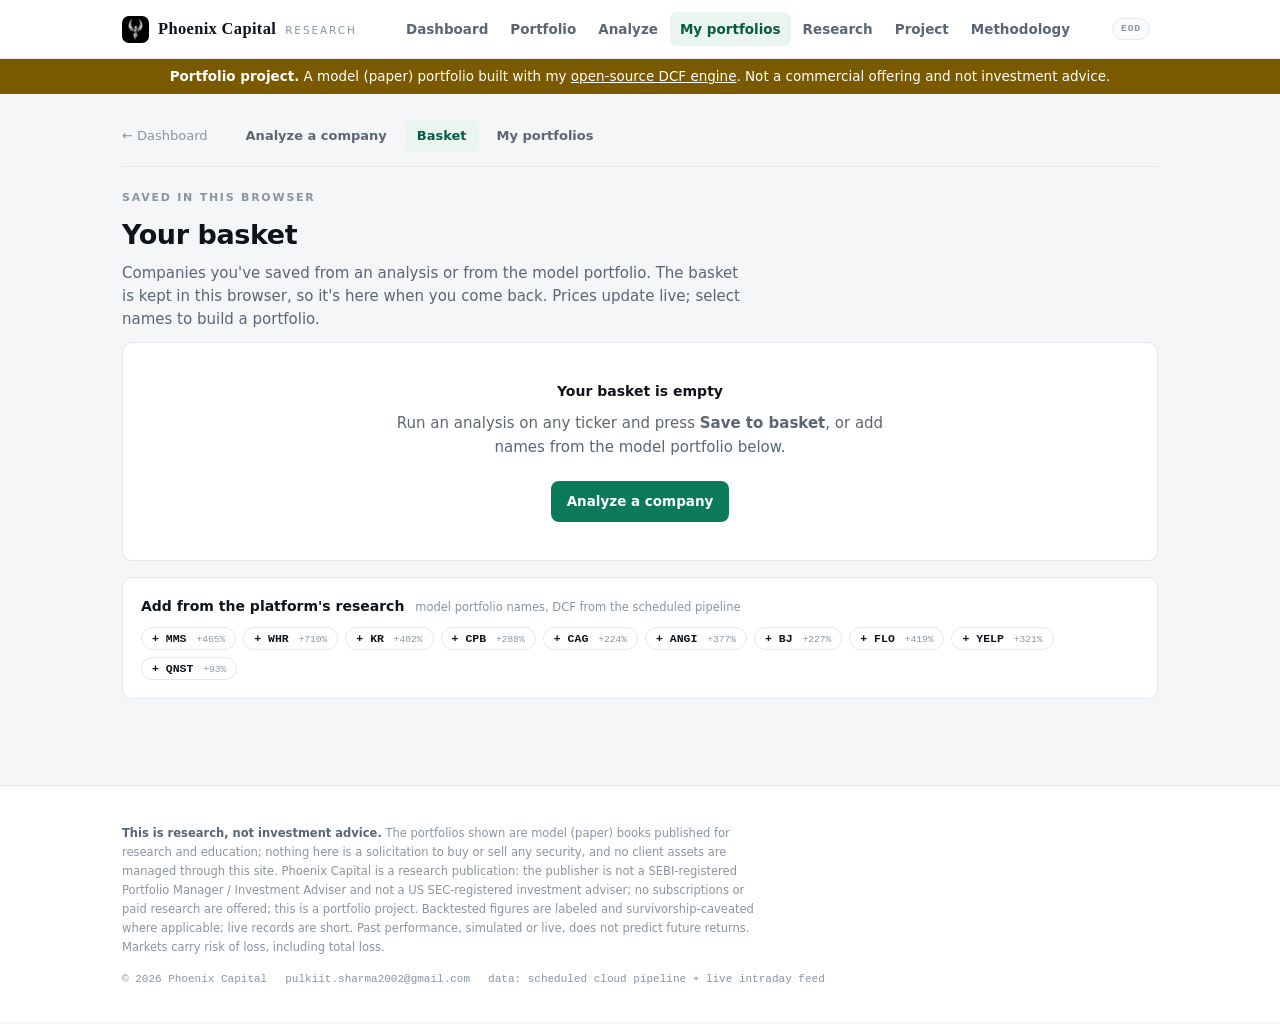
<file: basket.html>
<!doctype html>
<html lang="en"><head>
<meta charset="utf-8"><meta name="viewport" content="width=device-width,initial-scale=1">
<title>Basket · Phoenix Capital</title>
<meta name="description" content="Institutional-grade equity research. One disciplined signal.">
<link rel="stylesheet" href="assets/site.css">
<link rel="icon" href="assets/logo-chip.png" type="image/png">
</head><body>
<header class="site-head"><div class="wrap">
  <a class="brand" href="index.html"><img class="logo-chip" src="assets/logo-chip.png" alt=""><span class="wordmark">Phoenix Capital</span>
    <small>research</small></a>
  <nav class="main"><a href="index.html" class="">Dashboard</a><a href="us.html" class="">Portfolio</a><a href="analyze.html" class="">Analyze</a><a href="portfolios.html" class="on">My portfolios <span class="bcount" hidden></span></a><a href="research.html" class="">Research</a><a href="pricing.html" class="">Project</a><a href="about.html" class="">Methodology</a></nav>
  <span class="asof"><span class="feedpill pill" id="feedpill">EOD</span><span class="txt"></span></span>
</div></header>
<div class="demo-banner" style="background:#7a5a00;color:#fff;text-align:center;padding:8px 16px;font-size:13.5px;line-height:1.4"><b>Portfolio project.</b> A model (paper) portfolio built with my <a href="https://github.com/PS11242026/dcf-valuation-platform" style="color:#fff;text-decoration:underline">open-source DCF engine</a>. Not a commercial offering and not investment advice.</div>
<main><div class="wrap">
<nav class="desk-nav" aria-label="Research desk"><a class="back" href="index.html">← Dashboard</a><a href="analyze.html" class="">Analyze a company</a><a href="basket.html" class="on">Basket <span class="bcount" hidden></span></a><a href="portfolios.html" class="">My portfolios</a></nav>
<p class="eyebrow">Saved in this browser</p><h1>Your basket</h1>
<p class="lede">Companies you've saved from an analysis or from the model portfolio. The basket is
kept in this browser, so it's here when you come back. Prices update live; select names to build a portfolio.</p>
<div id="bk-root"></div>
<script>window.DESK_UNIVERSE = [{"ticker": "MMS", "company": "Maximus, Inc.", "intrinsic": 357.15, "price": 63.15999984741211, "discount": 4.654686524110777, "sector": "Industrials Asset-Light Services", "source": "US Deep-Discount 10"}, {"ticker": "WHR", "company": "Whirlpool Corporation", "intrinsic": 216.27, "price": 26.709999084472656, "discount": 7.096967705465943, "sector": "Consumer Discretionary", "source": "US Deep-Discount 10"}, {"ticker": "KR", "company": "The Kroger Co.", "intrinsic": 315.97, "price": null, "discount": 4.017, "sector": "Consumer Staples", "source": "US Deep-Discount 10"}, {"ticker": "CPB", "company": "The Campbell's Company", "intrinsic": 93.73, "price": 24.170000076293945, "discount": 2.877947857018455, "sector": "Consumer Staples", "source": "US Deep-Discount 10"}, {"ticker": "CAG", "company": "Conagra Brands, Inc.", "intrinsic": 50.35, "price": 15.520000457763672, "discount": 2.2442009352398626, "sector": "Consumer Staples", "source": "US Deep-Discount 10"}, {"ticker": "ANGI", "company": "Angi Inc.", "intrinsic": 24.31, "price": 5.099999904632568, "discount": 3.7666667558009346, "sector": "Internet Platforms Marketplaces", "source": "US Deep-Discount 10"}, {"ticker": "BJ", "company": "BJ's Wholesale Club Holdings, Inc.", "intrinsic": 328.95, "price": 100.51000213623047, "discount": 2.2728086061936774, "sector": "Consumer Staples", "source": "US Deep-Discount 10"}, {"ticker": "FLO", "company": "Flowers Foods, Inc.", "intrinsic": 27.34, "price": 5.269999980926514, "discount": 4.1878558062524665, "sector": "Consumer Staples", "source": "US Deep-Discount 10"}, {"ticker": "YELP", "company": "Yelp Inc.", "intrinsic": 84.41, "price": 20.049999237060547, "discount": 3.2099752225414555, "sector": "Internet Platforms Marketplaces", "source": "US Deep-Discount 10"}, {"ticker": "QNST", "company": "QuinStreet, Inc.", "intrinsic": 36.85, "price": 19.049999237060547, "discount": 0.9343832795704632, "sector": "Internet Platforms Marketplaces", "source": "US Deep-Discount 10"}];</script>
</div></main>
<footer class="site-foot"><div class="wrap">
  <p class="disc"><b>This is research, not investment advice.</b> The portfolios shown are model (paper) books published for research and education; nothing here is a solicitation to buy or sell any security, and no client assets are managed through this site. Phoenix Capital is a research publication: the publisher is not a SEBI-registered Portfolio Manager / Investment Adviser and not a US SEC-registered investment adviser; no subscriptions or paid research are offered; this is a portfolio project. Backtested figures are labeled and survivorship-caveated where applicable; live records are short. Past performance, simulated or live, does not predict future returns. Markets carry risk of loss, including total loss.</p>
  <div class="foot-meta"><span>© 2026 Phoenix Capital</span>
    <span>pulkiit.sharma2002@gmail.com</span>
    <span>data: scheduled cloud pipeline + live intraday feed</span></div>
</div></footer>
<script>window.DESK = {"api_url": "", "analyzer_url": "https://state-spacedcf-valuation-platform.streamlit.app", "finnhub_key": "dc2afj9r01qjj5fhtak0dc2afj9r01qjj5fhtakg", "prefix": "", "code_url": "https://github.com/PS11242026/dcf-valuation-platform"};</script>
<script src="assets/site.js"></script><script src="assets/desk.js"></script>
</body></html>
</file>
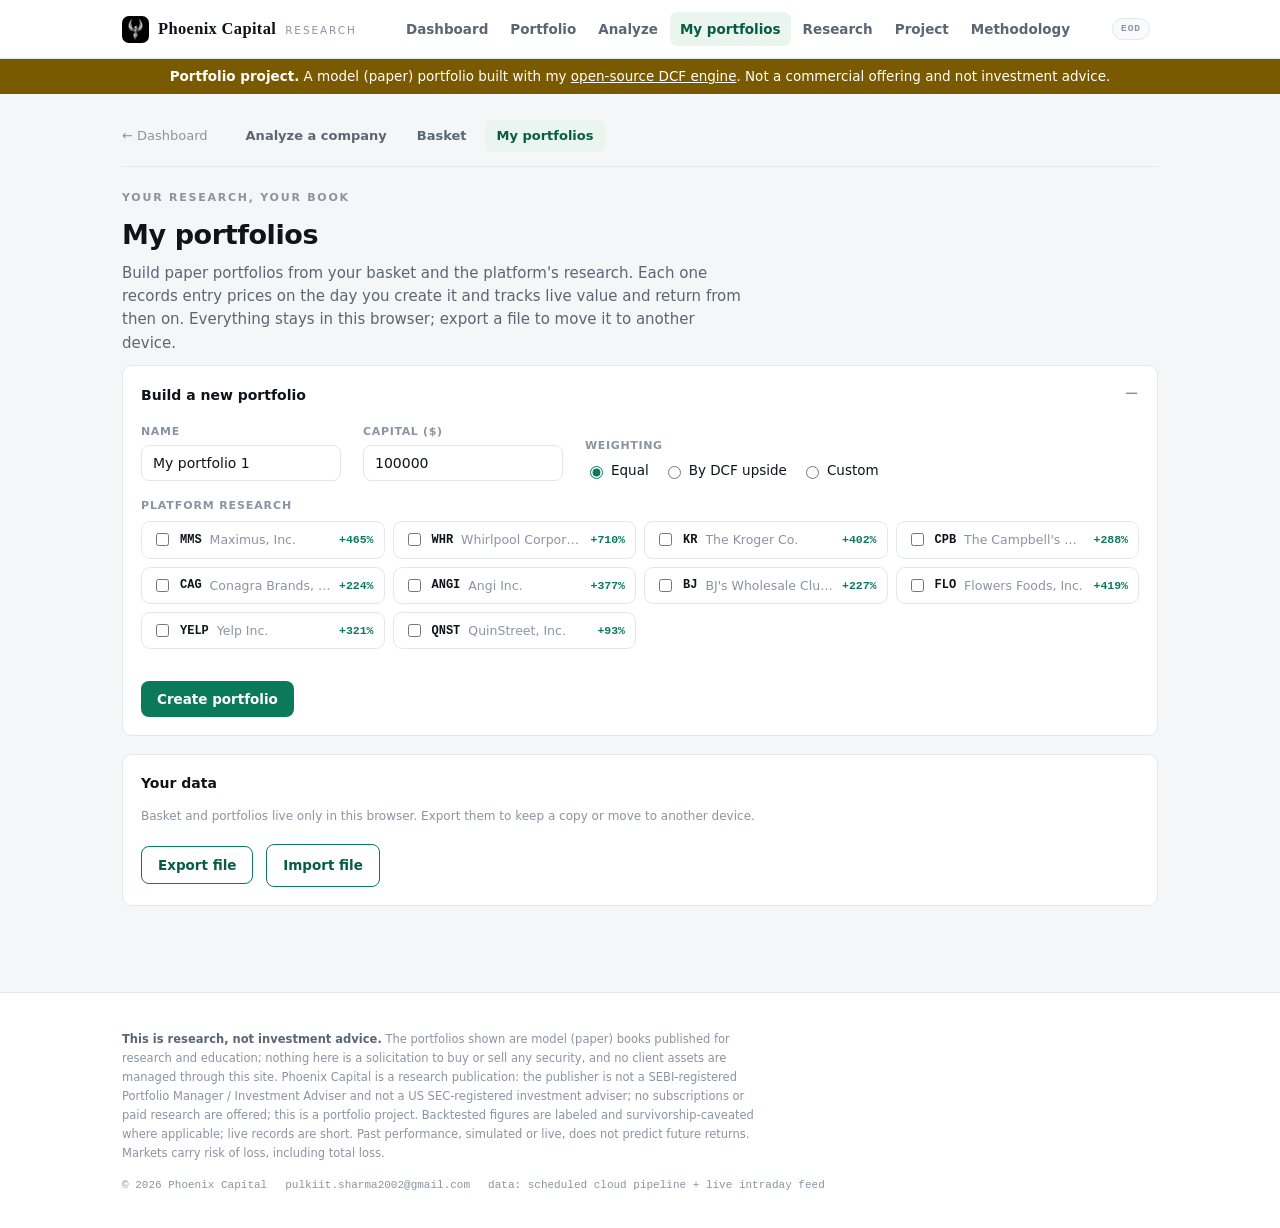
<file: portfolios.html>
<!doctype html>
<html lang="en"><head>
<meta charset="utf-8"><meta name="viewport" content="width=device-width,initial-scale=1">
<title>My portfolios · Phoenix Capital</title>
<meta name="description" content="Institutional-grade equity research. One disciplined signal.">
<link rel="stylesheet" href="assets/site.css">
<link rel="icon" href="assets/logo-chip.png" type="image/png">
</head><body>
<header class="site-head"><div class="wrap">
  <a class="brand" href="index.html"><img class="logo-chip" src="assets/logo-chip.png" alt=""><span class="wordmark">Phoenix Capital</span>
    <small>research</small></a>
  <nav class="main"><a href="index.html" class="">Dashboard</a><a href="us.html" class="">Portfolio</a><a href="analyze.html" class="">Analyze</a><a href="portfolios.html" class="on">My portfolios <span class="bcount" hidden></span></a><a href="research.html" class="">Research</a><a href="pricing.html" class="">Project</a><a href="about.html" class="">Methodology</a></nav>
  <span class="asof"><span class="feedpill pill" id="feedpill">EOD</span><span class="txt"></span></span>
</div></header>
<div class="demo-banner" style="background:#7a5a00;color:#fff;text-align:center;padding:8px 16px;font-size:13.5px;line-height:1.4"><b>Portfolio project.</b> A model (paper) portfolio built with my <a href="https://github.com/PS11242026/dcf-valuation-platform" style="color:#fff;text-decoration:underline">open-source DCF engine</a>. Not a commercial offering and not investment advice.</div>
<main><div class="wrap">
<nav class="desk-nav" aria-label="Research desk"><a class="back" href="index.html">← Dashboard</a><a href="analyze.html" class="">Analyze a company</a><a href="basket.html" class="">Basket <span class="bcount" hidden></span></a><a href="portfolios.html" class="on">My portfolios</a></nav>
<p class="eyebrow">Your research, your book</p><h1>My portfolios</h1>
<p class="lede">Build paper portfolios from your basket and the platform's research. Each one
records entry prices on the day you create it and tracks live value and return from then on.
Everything stays in this browser; export a file to move it to another device.</p>
<div id="pf-root"></div>
<script>window.DESK_UNIVERSE = [{"ticker": "MMS", "company": "Maximus, Inc.", "intrinsic": 357.15, "price": 63.15999984741211, "discount": 4.654686524110777, "sector": "Industrials Asset-Light Services", "source": "US Deep-Discount 10"}, {"ticker": "WHR", "company": "Whirlpool Corporation", "intrinsic": 216.27, "price": 26.709999084472656, "discount": 7.096967705465943, "sector": "Consumer Discretionary", "source": "US Deep-Discount 10"}, {"ticker": "KR", "company": "The Kroger Co.", "intrinsic": 315.97, "price": null, "discount": 4.017, "sector": "Consumer Staples", "source": "US Deep-Discount 10"}, {"ticker": "CPB", "company": "The Campbell's Company", "intrinsic": 93.73, "price": 24.170000076293945, "discount": 2.877947857018455, "sector": "Consumer Staples", "source": "US Deep-Discount 10"}, {"ticker": "CAG", "company": "Conagra Brands, Inc.", "intrinsic": 50.35, "price": 15.520000457763672, "discount": 2.2442009352398626, "sector": "Consumer Staples", "source": "US Deep-Discount 10"}, {"ticker": "ANGI", "company": "Angi Inc.", "intrinsic": 24.31, "price": 5.099999904632568, "discount": 3.7666667558009346, "sector": "Internet Platforms Marketplaces", "source": "US Deep-Discount 10"}, {"ticker": "BJ", "company": "BJ's Wholesale Club Holdings, Inc.", "intrinsic": 328.95, "price": 100.51000213623047, "discount": 2.2728086061936774, "sector": "Consumer Staples", "source": "US Deep-Discount 10"}, {"ticker": "FLO", "company": "Flowers Foods, Inc.", "intrinsic": 27.34, "price": 5.269999980926514, "discount": 4.1878558062524665, "sector": "Consumer Staples", "source": "US Deep-Discount 10"}, {"ticker": "YELP", "company": "Yelp Inc.", "intrinsic": 84.41, "price": 20.049999237060547, "discount": 3.2099752225414555, "sector": "Internet Platforms Marketplaces", "source": "US Deep-Discount 10"}, {"ticker": "QNST", "company": "QuinStreet, Inc.", "intrinsic": 36.85, "price": 19.049999237060547, "discount": 0.9343832795704632, "sector": "Internet Platforms Marketplaces", "source": "US Deep-Discount 10"}];</script>
</div></main>
<footer class="site-foot"><div class="wrap">
  <p class="disc"><b>This is research, not investment advice.</b> The portfolios shown are model (paper) books published for research and education; nothing here is a solicitation to buy or sell any security, and no client assets are managed through this site. Phoenix Capital is a research publication: the publisher is not a SEBI-registered Portfolio Manager / Investment Adviser and not a US SEC-registered investment adviser; no subscriptions or paid research are offered; this is a portfolio project. Backtested figures are labeled and survivorship-caveated where applicable; live records are short. Past performance, simulated or live, does not predict future returns. Markets carry risk of loss, including total loss.</p>
  <div class="foot-meta"><span>© 2026 Phoenix Capital</span>
    <span>pulkiit.sharma2002@gmail.com</span>
    <span>data: scheduled cloud pipeline + live intraday feed</span></div>
</div></footer>
<script>window.DESK = {"api_url": "", "analyzer_url": "https://state-spacedcf-valuation-platform.streamlit.app", "finnhub_key": "dc2afj9r01qjj5fhtak0dc2afj9r01qjj5fhtakg", "prefix": "", "code_url": "https://github.com/PS11242026/dcf-valuation-platform"};</script>
<script src="assets/site.js"></script><script src="assets/desk.js"></script>
</body></html>
</file>
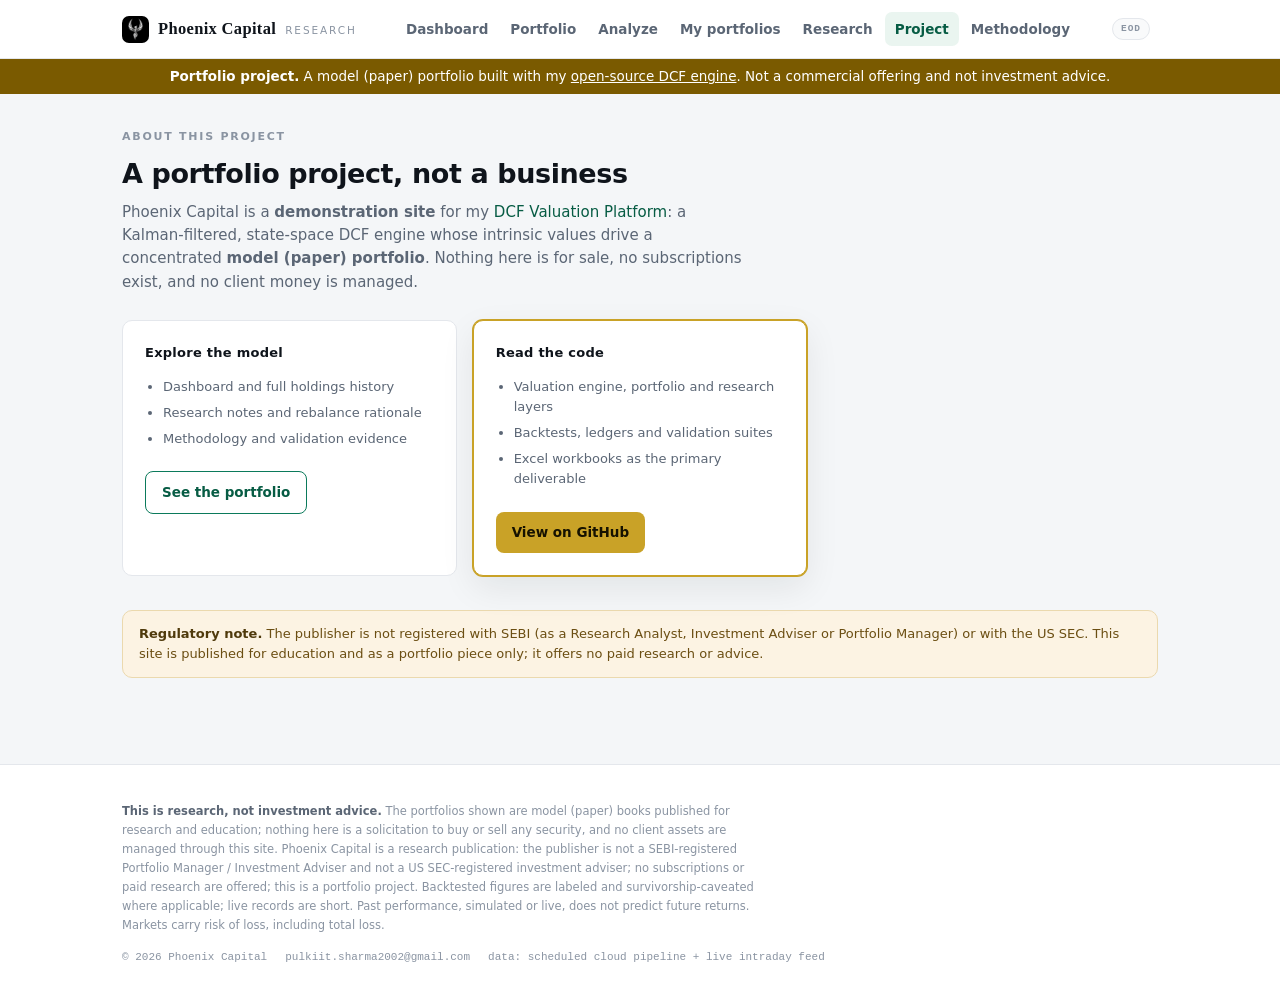
<file: pricing.html>
<!doctype html>
<html lang="en"><head>
<meta charset="utf-8"><meta name="viewport" content="width=device-width,initial-scale=1">
<title>About this project · Phoenix Capital</title>
<meta name="description" content="Institutional-grade equity research. One disciplined signal.">
<link rel="stylesheet" href="assets/site.css">
<link rel="icon" href="assets/logo-chip.png" type="image/png">
</head><body>
<header class="site-head"><div class="wrap">
  <a class="brand" href="index.html"><img class="logo-chip" src="assets/logo-chip.png" alt=""><span class="wordmark">Phoenix Capital</span>
    <small>research</small></a>
  <nav class="main"><a href="index.html" class="">Dashboard</a><a href="us.html" class="">Portfolio</a><a href="analyze.html" class="">Analyze</a><a href="portfolios.html" class="">My portfolios <span class="bcount" hidden></span></a><a href="research.html" class="">Research</a><a href="pricing.html" class="on">Project</a><a href="about.html" class="">Methodology</a></nav>
  <span class="asof"><span class="feedpill pill" id="feedpill">EOD</span><span class="txt"></span></span>
</div></header>
<div class="demo-banner" style="background:#7a5a00;color:#fff;text-align:center;padding:8px 16px;font-size:13.5px;line-height:1.4"><b>Portfolio project.</b> A model (paper) portfolio built with my <a href="https://github.com/PS11242026/dcf-valuation-platform" style="color:#fff;text-decoration:underline">open-source DCF engine</a>. Not a commercial offering and not investment advice.</div>
<main><div class="wrap">
<p class="eyebrow">About this project</p><h1>A portfolio project, not a business</h1>
<p class="lede">Phoenix Capital is a <b>demonstration site</b> for my
<a href="https://github.com/PS11242026/dcf-valuation-platform">DCF Valuation Platform</a>: a Kalman-filtered, state-space DCF engine whose
intrinsic values drive a concentrated <b>model (paper) portfolio</b>. Nothing here is for sale,
no subscriptions exist, and no client money is managed.</p>
<div class="plans" style="margin-top:26px"><div class="plan ">
<div class="nm">Explore the model</div><ul><li>Dashboard and full holdings history</li><li>Research notes and rebalance rationale</li><li>Methodology and validation evidence</li></ul>
<a class="cta ghost" href="us.html">See the portfolio</a></div><div class="plan hi">
<div class="nm">Read the code</div><ul><li>Valuation engine, portfolio and research layers</li><li>Backtests, ledgers and validation suites</li><li>Excel workbooks as the primary deliverable</li></ul>
<a class="cta gold" href="https://github.com/PS11242026/dcf-valuation-platform">View on GitHub</a></div></div>
<section><div class="callout"><b>Regulatory note.</b> The publisher is not registered with SEBI
(as a Research Analyst, Investment Adviser or Portfolio Manager) or with the US SEC. This site is
published for education and as a portfolio piece only; it offers no paid research or advice.
</div></section>
</div></main>
<footer class="site-foot"><div class="wrap">
  <p class="disc"><b>This is research, not investment advice.</b> The portfolios shown are model (paper) books published for research and education; nothing here is a solicitation to buy or sell any security, and no client assets are managed through this site. Phoenix Capital is a research publication: the publisher is not a SEBI-registered Portfolio Manager / Investment Adviser and not a US SEC-registered investment adviser; no subscriptions or paid research are offered; this is a portfolio project. Backtested figures are labeled and survivorship-caveated where applicable; live records are short. Past performance, simulated or live, does not predict future returns. Markets carry risk of loss, including total loss.</p>
  <div class="foot-meta"><span>© 2026 Phoenix Capital</span>
    <span>pulkiit.sharma2002@gmail.com</span>
    <span>data: scheduled cloud pipeline + live intraday feed</span></div>
</div></footer>
<script>window.DESK = {"api_url": "", "analyzer_url": "https://state-spacedcf-valuation-platform.streamlit.app", "finnhub_key": "dc2afj9r01qjj5fhtak0dc2afj9r01qjj5fhtakg", "prefix": "", "code_url": "https://github.com/PS11242026/dcf-valuation-platform"};</script>
<script src="assets/site.js"></script><script src="assets/desk.js"></script>
</body></html>
</file>
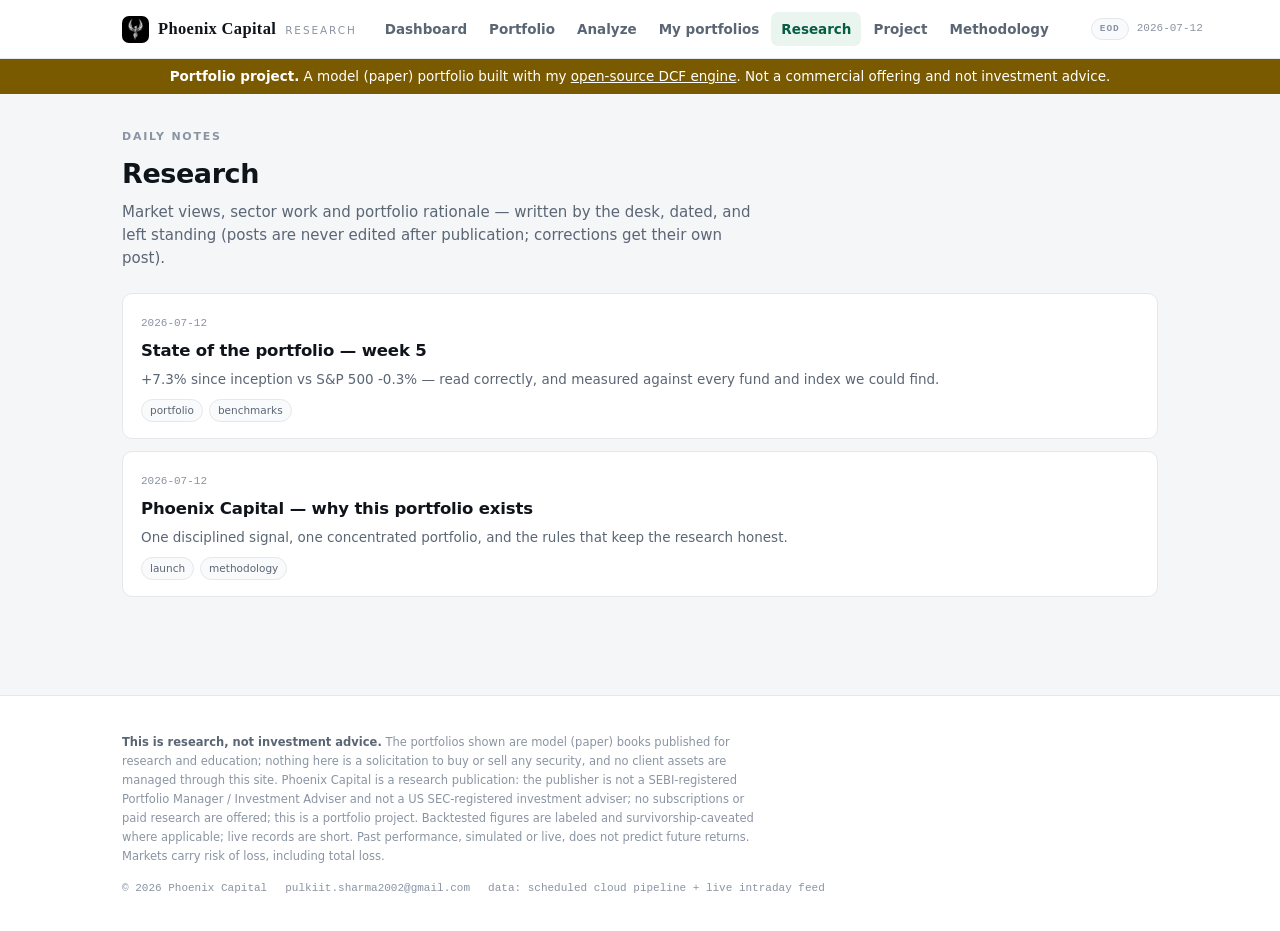
<file: research.html>
<!doctype html>
<html lang="en"><head>
<meta charset="utf-8"><meta name="viewport" content="width=device-width,initial-scale=1">
<title>Research · Phoenix Capital</title>
<meta name="description" content="Institutional-grade equity research. One disciplined signal.">
<link rel="stylesheet" href="assets/site.css">
<link rel="icon" href="assets/logo-chip.png" type="image/png">
</head><body>
<header class="site-head"><div class="wrap">
  <a class="brand" href="index.html"><img class="logo-chip" src="assets/logo-chip.png" alt=""><span class="wordmark">Phoenix Capital</span>
    <small>research</small></a>
  <nav class="main"><a href="index.html" class="">Dashboard</a><a href="us.html" class="">Portfolio</a><a href="analyze.html" class="">Analyze</a><a href="portfolios.html" class="">My portfolios <span class="bcount" hidden></span></a><a href="research.html" class="on">Research</a><a href="pricing.html" class="">Project</a><a href="about.html" class="">Methodology</a></nav>
  <span class="asof"><span class="feedpill pill" id="feedpill">EOD</span><span class="txt">2026-07-12</span></span>
</div></header>
<div class="demo-banner" style="background:#7a5a00;color:#fff;text-align:center;padding:8px 16px;font-size:13.5px;line-height:1.4"><b>Portfolio project.</b> A model (paper) portfolio built with my <a href="https://github.com/PS11242026/dcf-valuation-platform" style="color:#fff;text-decoration:underline">open-source DCF engine</a>. Not a commercial offering and not investment advice.</div>
<main><div class="wrap">
<p class="eyebrow">Daily notes</p><h1>Research</h1>
<p class="lede">Market views, sector work and portfolio rationale — written by the desk, dated,
and left standing (posts are never edited after publication; corrections get their own post).</p>
<div class="post-list" style="margin-top:22px"><a class="p-item" href="research/2026-07-12-state-of-the-portfolio-week-5.html"><span class="d">2026-07-12</span><h3>State of the portfolio — week 5</h3><p>+7.3% since inception vs S&amp;P 500 -0.3% — read correctly, and measured against every fund and index we could find.</p><div class="tags"><span class=chip>portfolio</span><span class=chip>benchmarks</span></div></a><a class="p-item" href="research/2026-07-12-phoenix-capital-launch.html"><span class="d">2026-07-12</span><h3>Phoenix Capital — why this portfolio exists</h3><p>One disciplined signal, one concentrated portfolio, and the rules that keep the research honest.</p><div class="tags"><span class=chip>launch</span><span class=chip>methodology</span></div></a></div>
</div></main>
<footer class="site-foot"><div class="wrap">
  <p class="disc"><b>This is research, not investment advice.</b> The portfolios shown are model (paper) books published for research and education; nothing here is a solicitation to buy or sell any security, and no client assets are managed through this site. Phoenix Capital is a research publication: the publisher is not a SEBI-registered Portfolio Manager / Investment Adviser and not a US SEC-registered investment adviser; no subscriptions or paid research are offered; this is a portfolio project. Backtested figures are labeled and survivorship-caveated where applicable; live records are short. Past performance, simulated or live, does not predict future returns. Markets carry risk of loss, including total loss.</p>
  <div class="foot-meta"><span>© 2026 Phoenix Capital</span>
    <span>pulkiit.sharma2002@gmail.com</span>
    <span>data: scheduled cloud pipeline + live intraday feed</span></div>
</div></footer>
<script>window.DESK = {"api_url": "", "analyzer_url": "https://state-spacedcf-valuation-platform.streamlit.app", "finnhub_key": "dc2afj9r01qjj5fhtak0dc2afj9r01qjj5fhtakg", "prefix": "", "code_url": "https://github.com/PS11242026/dcf-valuation-platform"};</script>
<script src="assets/site.js"></script><script src="assets/desk.js"></script>
</body></html>
</file>
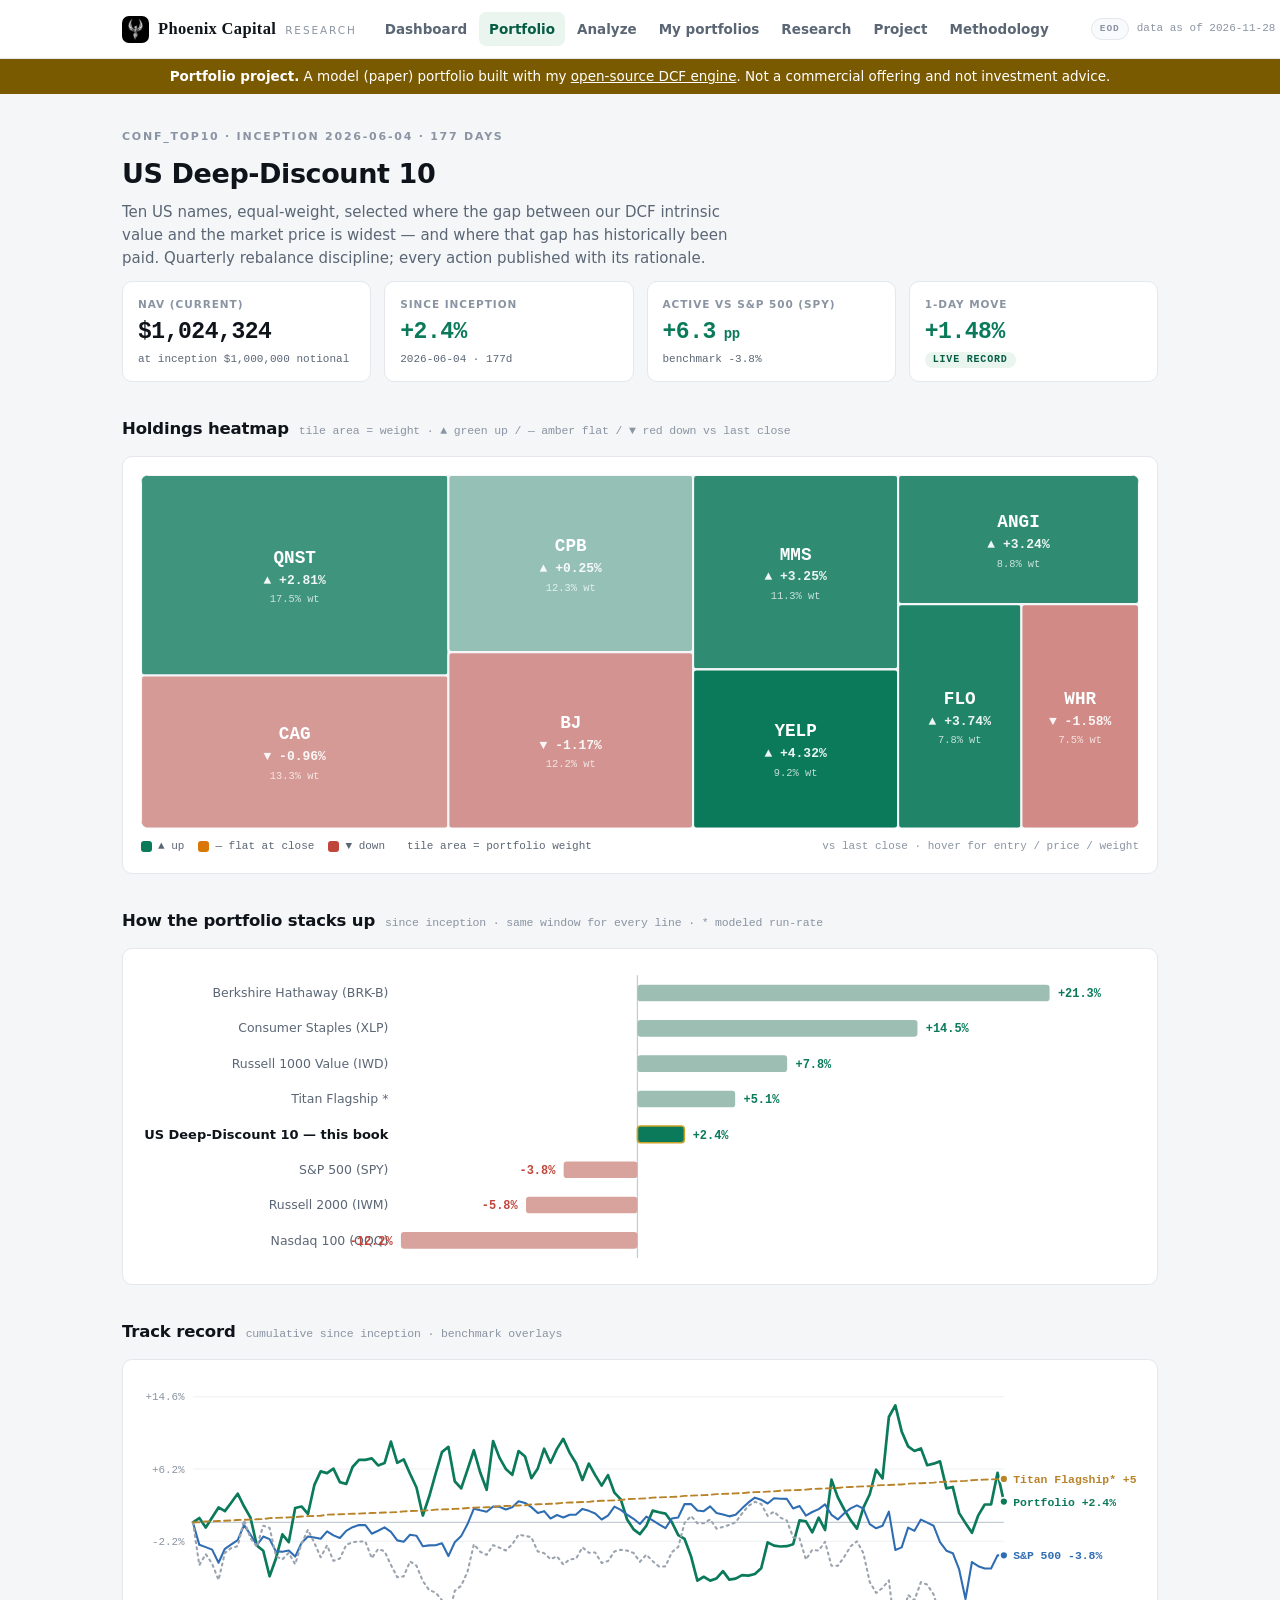
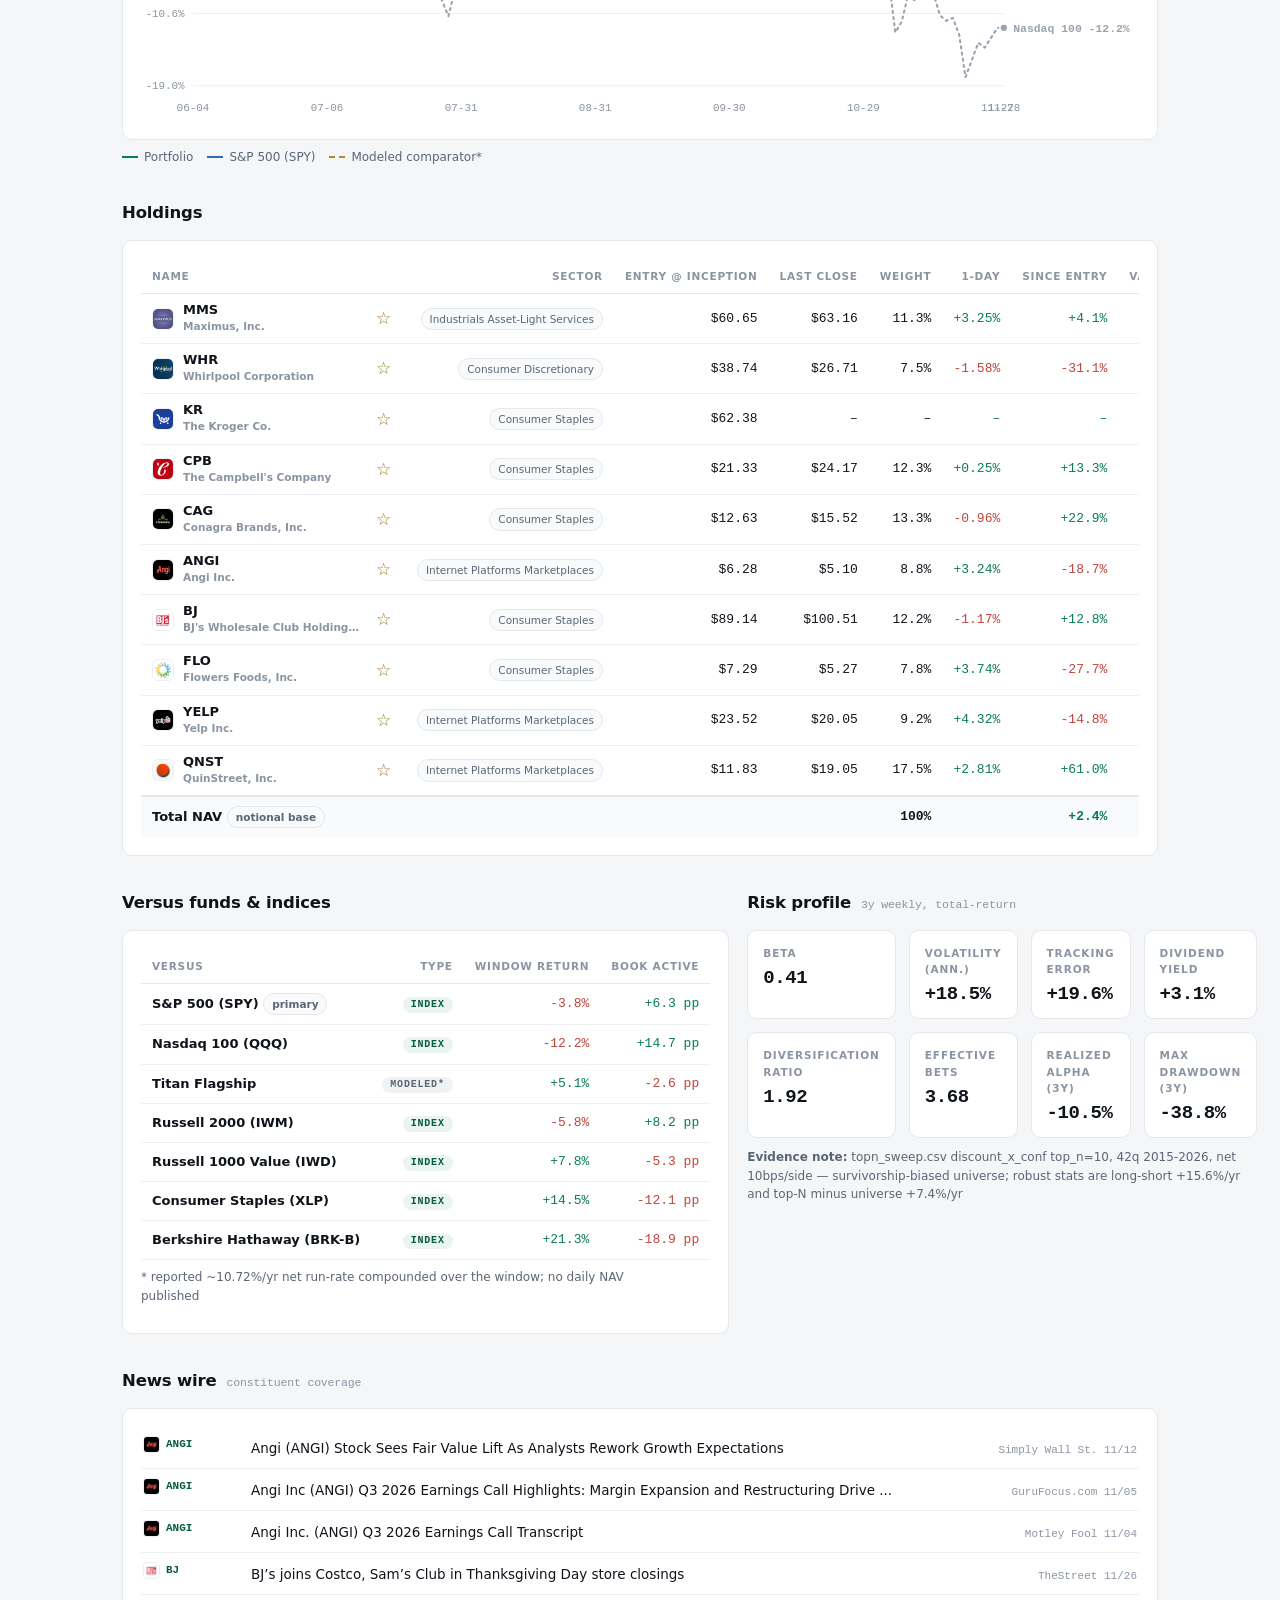
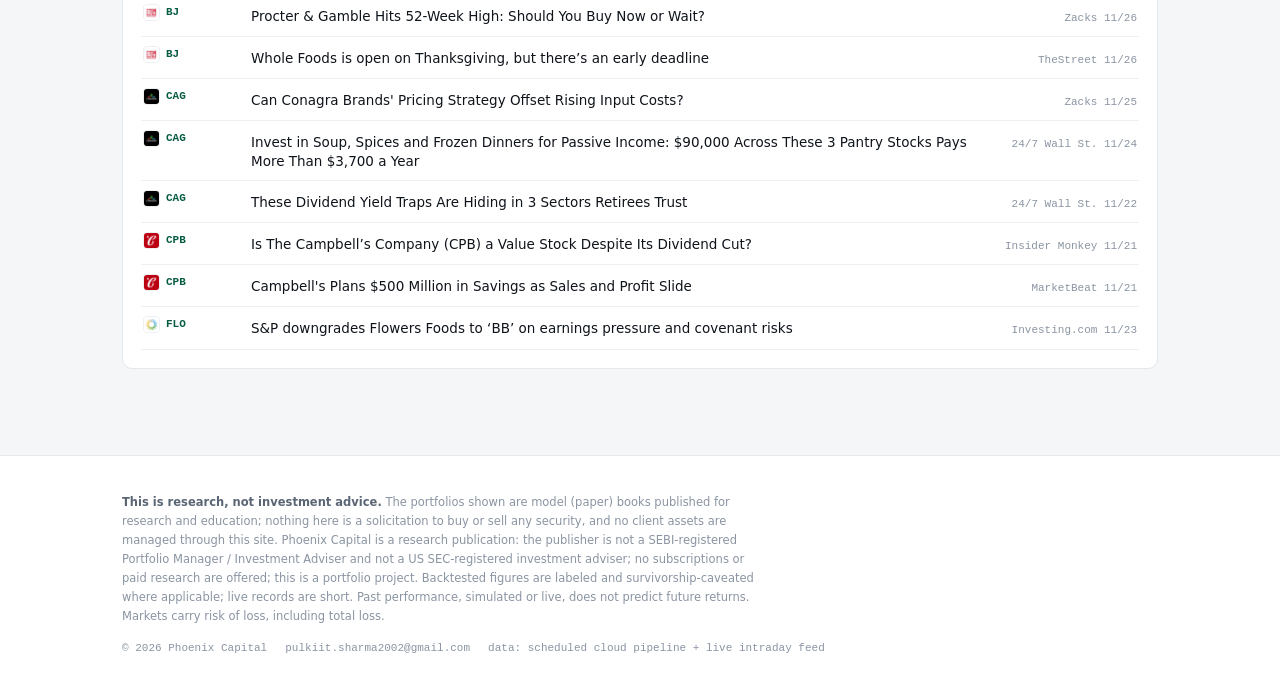
<file: us.html>
<!doctype html>
<html lang="en"><head>
<meta charset="utf-8"><meta name="viewport" content="width=device-width,initial-scale=1">
<title>US Deep-Discount 10 · Phoenix Capital</title>
<meta name="description" content="Institutional-grade equity research. One disciplined signal.">
<link rel="stylesheet" href="assets/site.css">
<link rel="icon" href="assets/logo-chip.png" type="image/png">
</head><body>
<header class="site-head"><div class="wrap">
  <a class="brand" href="index.html"><img class="logo-chip" src="assets/logo-chip.png" alt=""><span class="wordmark">Phoenix Capital</span>
    <small>research</small></a>
  <nav class="main"><a href="index.html" class="">Dashboard</a><a href="us.html" class="on">Portfolio</a><a href="analyze.html" class="">Analyze</a><a href="portfolios.html" class="">My portfolios <span class="bcount" hidden></span></a><a href="research.html" class="">Research</a><a href="pricing.html" class="">Project</a><a href="about.html" class="">Methodology</a></nav>
  <span class="asof"><span class="feedpill pill" id="feedpill">EOD</span><span class="txt">2026-11-28</span></span>
</div></header>
<div class="demo-banner" style="background:#7a5a00;color:#fff;text-align:center;padding:8px 16px;font-size:13.5px;line-height:1.4"><b>Portfolio project.</b> A model (paper) portfolio built with my <a href="https://github.com/PS11242026/dcf-valuation-platform" style="color:#fff;text-decoration:underline">open-source DCF engine</a>. Not a commercial offering and not investment advice.</div>
<main><div class="wrap">
<p class="eyebrow">conf_top10 · inception 2026-06-04 · 177 days</p>
<h1>US Deep-Discount 10</h1>
<p class="lede">Ten US names, equal-weight, selected where the gap between our DCF intrinsic value and the market price is widest — and where that gap has historically been paid. Quarterly rebalance discipline; every action published with its rationale.</p>
<div class="kpis">
  <div class="tile"><div class="lab">NAV (current)</div><div class="val tab">$1,024,324</div><div class="sub">at inception $1,000,000 notional</div></div>
  <div class="tile"><div class="lab">Since inception</div>
    <div class="val tab pos">+2.4%</div>
    <div class="sub">2026-06-04 · 177d</div></div>
  <div class="tile"><div class="lab">Active vs S&amp;P 500 (SPY)</div>
    <div class="val tab pos">+6.3<span style="font-size:14px"> pp</span></div>
    <div class="sub">benchmark -3.8%</div></div>
  <div class="tile"><div class="lab">1-day move</div>
    <div class="val tab pos" id="day-us">+1.48%</div>
    <div class="sub"><span class="badge live">live record</span></div></div>
</div>
<section><h2 class="sec">Holdings heatmap <span class="sub">tile area = weight · ▲ green up / — amber flat / ▼ red down vs last close</span></h2>
<div class="card"><div class="hm-wrap" id="hm-us" data-h="340"></div>
  <div class="hm-legend">
    <span class="k"><span class="sw" style="background:#0B7A5B"></span>▲ up</span>
    <span class="k"><span class="sw" style="background:#D97706"></span>— flat at close</span>
    <span class="k"><span class="sw" style="background:#C0453B"></span>▼ down</span>
    <span class="k" style="margin-left:8px">tile area = portfolio weight</span>
    <span class="hm-note">vs last close · hover for entry / price / weight</span></div></div></section>
<section><h2 class="sec">How the portfolio stacks up
  <span class="sub">since inception · same window for every line · * modeled run-rate</span></h2>
<div class="card chart" id="cmp-us"></div></section>
<section><h2 class="sec">Track record <span class="sub">cumulative since inception · benchmark overlays</span></h2>
<div class="card chart" id="tr-us"></div>
<div class="legend"><span class="it"><span class="sw" style="border-color:#0B7A5B"></span>Portfolio</span>
<span class="it"><span class="sw" style="border-color:#2F6DB3"></span>S&amp;P 500 (SPY)</span>
<span class="it"><span class="sw" style="border-color:#B9832A;border-top-style:dashed"></span>Modeled comparator*</span></div></section>
<section><h2 class="sec">Holdings</h2><div class="card"><div class="tbl"><table><thead><tr><th>Name</th><th>Sector</th><th>Entry @ inception</th><th>Last close</th><th>Weight</th><th>1-day</th><th>Since entry</th><th>Value @ inception</th><th>Value now</th></tr></thead><tbody><tr data-save="{&quot;ticker&quot;: &quot;MMS&quot;, &quot;company&quot;: &quot;Maximus, Inc.&quot;, &quot;intrinsic&quot;: 357.15, &quot;price&quot;: 63.15999984741211, &quot;discount&quot;: 4.654686524110777, &quot;source&quot;: &quot;model portfolio&quot;}"><td><div class="tk-cell"><img class="tlogo" src="assets/logos/MMS.png" alt="" loading="lazy" onerror="this.classList.add('ph');this.removeAttribute('src')"><div><b>MMS</b><span class="co">Maximus, Inc.</span></div></div></td><td><span class="chip">Industrials Asset-Light Services</span></td><td>$60.65</td><td>$63.16</td><td>11.3%</td><td class="pos">+3.25%</td><td class="pos">+4.1%</td><td>$100,000</td><td>$104,147</td></tr><tr data-save="{&quot;ticker&quot;: &quot;WHR&quot;, &quot;company&quot;: &quot;Whirlpool Corporation&quot;, &quot;intrinsic&quot;: 216.27, &quot;price&quot;: 26.709999084472656, &quot;discount&quot;: 7.096967705465943, &quot;source&quot;: &quot;model portfolio&quot;}"><td><div class="tk-cell"><img class="tlogo" src="assets/logos/WHR.png" alt="" loading="lazy" onerror="this.classList.add('ph');this.removeAttribute('src')"><div><b>WHR</b><span class="co">Whirlpool Corporation</span></div></div></td><td><span class="chip">Consumer Discretionary</span></td><td>$38.74</td><td>$26.71</td><td>7.5%</td><td class="neg">-1.58%</td><td class="neg">-31.1%</td><td>$100,000</td><td>$68,947</td></tr><tr data-save="{&quot;ticker&quot;: &quot;KR&quot;, &quot;company&quot;: &quot;The Kroger Co.&quot;, &quot;intrinsic&quot;: 315.97, &quot;price&quot;: null, &quot;discount&quot;: 4.017, &quot;source&quot;: &quot;model portfolio&quot;}"><td><div class="tk-cell"><img class="tlogo" src="assets/logos/KR.png" alt="" loading="lazy" onerror="this.classList.add('ph');this.removeAttribute('src')"><div><b>KR</b><span class="co">The Kroger Co.</span></div></div></td><td><span class="chip">Consumer Staples</span></td><td>$62.38</td><td>–</td><td>–</td><td class="pos">–</td><td class="pos">–</td><td>$100,000</td><td>–</td></tr><tr data-save="{&quot;ticker&quot;: &quot;CPB&quot;, &quot;company&quot;: &quot;The Campbell&#x27;s Company&quot;, &quot;intrinsic&quot;: 93.73, &quot;price&quot;: 24.170000076293945, &quot;discount&quot;: 2.877947857018455, &quot;source&quot;: &quot;model portfolio&quot;}"><td><div class="tk-cell"><img class="tlogo" src="assets/logos/CPB.png" alt="" loading="lazy" onerror="this.classList.add('ph');this.removeAttribute('src')"><div><b>CPB</b><span class="co">The Campbell&#x27;s Company</span></div></div></td><td><span class="chip">Consumer Staples</span></td><td>$21.33</td><td>$24.17</td><td>12.3%</td><td class="pos">+0.25%</td><td class="pos">+13.3%</td><td>$100,000</td><td>$113,288</td></tr><tr data-save="{&quot;ticker&quot;: &quot;CAG&quot;, &quot;company&quot;: &quot;Conagra Brands, Inc.&quot;, &quot;intrinsic&quot;: 50.35, &quot;price&quot;: 15.520000457763672, &quot;discount&quot;: 2.2442009352398626, &quot;source&quot;: &quot;model portfolio&quot;}"><td><div class="tk-cell"><img class="tlogo" src="assets/logos/CAG.png" alt="" loading="lazy" onerror="this.classList.add('ph');this.removeAttribute('src')"><div><b>CAG</b><span class="co">Conagra Brands, Inc.</span></div></div></td><td><span class="chip">Consumer Staples</span></td><td>$12.63</td><td>$15.52</td><td>13.3%</td><td class="neg">-0.96%</td><td class="pos">+22.9%</td><td>$100,000</td><td>$122,911</td></tr><tr data-save="{&quot;ticker&quot;: &quot;ANGI&quot;, &quot;company&quot;: &quot;Angi Inc.&quot;, &quot;intrinsic&quot;: 24.31, &quot;price&quot;: 5.099999904632568, &quot;discount&quot;: 3.7666667558009346, &quot;source&quot;: &quot;model portfolio&quot;}"><td><div class="tk-cell"><img class="tlogo" src="assets/logos/ANGI.png" alt="" loading="lazy" onerror="this.classList.add('ph');this.removeAttribute('src')"><div><b>ANGI</b><span class="co">Angi Inc.</span></div></div></td><td><span class="chip">Internet Platforms Marketplaces</span></td><td>$6.28</td><td>$5.10</td><td>8.8%</td><td class="pos">+3.24%</td><td class="neg">-18.7%</td><td>$100,000</td><td>$81,275</td></tr><tr data-save="{&quot;ticker&quot;: &quot;BJ&quot;, &quot;company&quot;: &quot;BJ&#x27;s Wholesale Club Holdings, Inc.&quot;, &quot;intrinsic&quot;: 328.95, &quot;price&quot;: 100.51000213623047, &quot;discount&quot;: 2.2728086061936774, &quot;source&quot;: &quot;model portfolio&quot;}"><td><div class="tk-cell"><img class="tlogo" src="assets/logos/BJ.png" alt="" loading="lazy" onerror="this.classList.add('ph');this.removeAttribute('src')"><div><b>BJ</b><span class="co">BJ&#x27;s Wholesale Club Holdings, Inc.</span></div></div></td><td><span class="chip">Consumer Staples</span></td><td>$89.14</td><td>$100.51</td><td>12.2%</td><td class="neg">-1.17%</td><td class="pos">+12.8%</td><td>$100,000</td><td>$112,755</td></tr><tr data-save="{&quot;ticker&quot;: &quot;FLO&quot;, &quot;company&quot;: &quot;Flowers Foods, Inc.&quot;, &quot;intrinsic&quot;: 27.34, &quot;price&quot;: 5.269999980926514, &quot;discount&quot;: 4.1878558062524665, &quot;source&quot;: &quot;model portfolio&quot;}"><td><div class="tk-cell"><img class="tlogo" src="assets/logos/FLO.png" alt="" loading="lazy" onerror="this.classList.add('ph');this.removeAttribute('src')"><div><b>FLO</b><span class="co">Flowers Foods, Inc.</span></div></div></td><td><span class="chip">Consumer Staples</span></td><td>$7.29</td><td>$5.27</td><td>7.8%</td><td class="pos">+3.74%</td><td class="neg">-27.7%</td><td>$100,000</td><td>$72,291</td></tr><tr data-save="{&quot;ticker&quot;: &quot;YELP&quot;, &quot;company&quot;: &quot;Yelp Inc.&quot;, &quot;intrinsic&quot;: 84.41, &quot;price&quot;: 20.049999237060547, &quot;discount&quot;: 3.2099752225414555, &quot;source&quot;: &quot;model portfolio&quot;}"><td><div class="tk-cell"><img class="tlogo" src="assets/logos/YELP.png" alt="" loading="lazy" onerror="this.classList.add('ph');this.removeAttribute('src')"><div><b>YELP</b><span class="co">Yelp Inc.</span></div></div></td><td><span class="chip">Internet Platforms Marketplaces</span></td><td>$23.52</td><td>$20.05</td><td>9.2%</td><td class="pos">+4.32%</td><td class="neg">-14.8%</td><td>$100,000</td><td>$85,247</td></tr><tr data-save="{&quot;ticker&quot;: &quot;QNST&quot;, &quot;company&quot;: &quot;QuinStreet, Inc.&quot;, &quot;intrinsic&quot;: 36.85, &quot;price&quot;: 19.049999237060547, &quot;discount&quot;: 0.9343832795704632, &quot;source&quot;: &quot;model portfolio&quot;}"><td><div class="tk-cell"><img class="tlogo" src="assets/logos/QNST.png" alt="" loading="lazy" onerror="this.classList.add('ph');this.removeAttribute('src')"><div><b>QNST</b><span class="co">QuinStreet, Inc.</span></div></div></td><td><span class="chip">Internet Platforms Marketplaces</span></td><td>$11.83</td><td>$19.05</td><td>17.5%</td><td class="pos">+2.81%</td><td class="pos">+61.0%</td><td>$100,000</td><td>$161,031</td></tr><tr class="total"><td><b>Total NAV</b> <span class="chip">notional base</span></td><td></td><td></td><td></td><td>100%</td><td></td><td class="pos"><b>+2.4%</b></td><td><b>$1,000,000</b></td><td><b>$921,892</b></td></tr></tbody></table></div></div></section>
<section class="grid2">
<div><h2 class="sec">Versus funds &amp; indices</h2><div class="card"><div class="tbl"><table><thead><tr><th>Versus</th><th>Type</th><th>Window return</th><th>Book active</th></tr></thead><tbody><tr><td>S&amp;P 500 (SPY) <span class=chip>primary</span></td><td><span class="badge live">index</span></td><td class="neg">-3.8%</td><td class="pos">+6.3 pp</td></tr><tr><td>Nasdaq 100 (QQQ)</td><td><span class="badge live">index</span></td><td class="neg">-12.2%</td><td class="pos">+14.7 pp</td></tr><tr><td>Titan Flagship</td><td><span class="badge model">modeled*</span></td><td class="pos">+5.1%</td><td class="neg">-2.6 pp</td></tr><tr><td>Russell 2000 (IWM)</td><td><span class="badge live">index</span></td><td class="neg">-5.8%</td><td class="pos">+8.2 pp</td></tr><tr><td>Russell 1000 Value (IWD)</td><td><span class="badge live">index</span></td><td class="pos">+7.8%</td><td class="neg">-5.3 pp</td></tr><tr><td>Consumer Staples (XLP)</td><td><span class="badge live">index</span></td><td class="pos">+14.5%</td><td class="neg">-12.1 pp</td></tr><tr><td>Berkshire Hathaway (BRK-B)</td><td><span class="badge live">index</span></td><td class="pos">+21.3%</td><td class="neg">-18.9 pp</td></tr></tbody></table></div><p class="lede" style="font-size:12px;margin-top:8px">* reported ~10.72%/yr net run-rate compounded over the window; no daily NAV published</p></div></div>
<div><h2 class="sec">Risk profile <span class="sub">3y weekly, total-return</span></h2><div class="kpis" style="grid-template-columns:repeat(4,1fr)"><div class="tile"><div class="lab">Beta</div><div class="val tab" style="font-size:19px">0.41</div></div><div class="tile"><div class="lab">Volatility (ann.)</div><div class="val tab" style="font-size:19px">+18.5%</div></div><div class="tile"><div class="lab">Tracking error</div><div class="val tab" style="font-size:19px">+19.6%</div></div><div class="tile"><div class="lab">Dividend yield</div><div class="val tab" style="font-size:19px">+3.1%</div></div><div class="tile"><div class="lab">Diversification ratio</div><div class="val tab" style="font-size:19px">1.92</div></div><div class="tile"><div class="lab">Effective bets</div><div class="val tab" style="font-size:19px">3.68</div></div><div class="tile"><div class="lab">Realized alpha (3y)</div><div class="val tab" style="font-size:19px">-10.5%</div></div><div class="tile"><div class="lab">Max drawdown (3y)</div><div class="val tab" style="font-size:19px">-38.8%</div></div></div><p class="lede" style="font-size:12px;margin-top:10px"><b>Evidence note:</b> topn_sweep.csv discount_x_conf top_n=10, 42q 2015-2026, net 10bps/side — survivorship-biased universe; robust stats are long-short +15.6%/yr and top-N minus universe +7.4%/yr</p></div>
</section>

<section><h2 class="sec">News wire <span class="sub">constituent coverage</span></h2>
<div class="card"><div class="news" id="news-us"><a class="item" href="https://finance.yahoo.com/markets/stocks/articles/angi-angi-stock-sees-fair-201324419.html" target="_blank" rel="noopener"><span class="sym"><img class="nlogo" src="assets/logos/ANGI.png" alt="" loading="lazy" onerror="this.remove()">ANGI</span><span class="ttl">Angi (ANGI) Stock Sees Fair Value Lift As Analysts Rework Growth Expectations</span><span class="src">Simply Wall St. 11/12</span></a><a class="item" href="https://finance.yahoo.com/markets/stocks/articles/angi-inc-angi-q3-2026-050728069.html" target="_blank" rel="noopener"><span class="sym"><img class="nlogo" src="assets/logos/ANGI.png" alt="" loading="lazy" onerror="this.remove()">ANGI</span><span class="ttl">Angi Inc (ANGI) Q3 2026 Earnings Call Highlights: Margin Expansion and Restructuring Drive ...</span><span class="src">GuruFocus.com 11/05</span></a><a class="item" href="https://www.fool.com/earnings/call-transcripts/2026/11/04/angi-inc-angi-q3-2026-earnings-call-transcript/" target="_blank" rel="noopener"><span class="sym"><img class="nlogo" src="assets/logos/ANGI.png" alt="" loading="lazy" onerror="this.remove()">ANGI</span><span class="ttl">Angi Inc. (ANGI) Q3 2026 Earnings Call Transcript</span><span class="src">Motley Fool 11/04</span></a><a class="item" href="https://www.thestreet.com/retail/bjs-wholesale-club-thanksgiving-2026-black-friday-hours" target="_blank" rel="noopener"><span class="sym"><img class="nlogo" src="assets/logos/BJ.png" alt="" loading="lazy" onerror="this.remove()">BJ</span><span class="ttl">BJ’s joins Costco, Sam’s Club in Thanksgiving Day store closings</span><span class="src">TheStreet 11/26</span></a><a class="item" href="https://finance.yahoo.com/markets/stocks/articles/procter-gamble-hits-52-week-122300621.html" target="_blank" rel="noopener"><span class="sym"><img class="nlogo" src="assets/logos/BJ.png" alt="" loading="lazy" onerror="this.remove()">BJ</span><span class="ttl">Procter &amp; Gamble Hits 52-Week High: Should You Buy Now or Wait?</span><span class="src">Zacks 11/26</span></a><a class="item" href="https://www.thestreet.com/retail/whole-foods-thanksgiving-hours-2026" target="_blank" rel="noopener"><span class="sym"><img class="nlogo" src="assets/logos/BJ.png" alt="" loading="lazy" onerror="this.remove()">BJ</span><span class="ttl">Whole Foods is open on Thanksgiving, but there’s an early deadline</span><span class="src">TheStreet 11/26</span></a><a class="item" href="https://finance.yahoo.com/markets/stocks/articles/conagra-brands-pricing-strategy-offset-135100808.html" target="_blank" rel="noopener"><span class="sym"><img class="nlogo" src="assets/logos/CAG.png" alt="" loading="lazy" onerror="this.remove()">CAG</span><span class="ttl">Can Conagra Brands&#x27; Pricing Strategy Offset Rising Input Costs?</span><span class="src">Zacks 11/25</span></a><a class="item" href="https://247wallst.com/investing/2026/11/24/invest-in-soup-spices-and-frozen-dinners-for-passive-income-90000-across-these-3-pantry-stocks-pays-more-than-3700-a-year/" target="_blank" rel="noopener"><span class="sym"><img class="nlogo" src="assets/logos/CAG.png" alt="" loading="lazy" onerror="this.remove()">CAG</span><span class="ttl">Invest in Soup, Spices and Frozen Dinners for Passive Income: $90,000 Across These 3 Pantry Stocks Pays More Than $3,700 a Year</span><span class="src">24/7 Wall St. 11/24</span></a><a class="item" href="https://247wallst.com/investing/2026/11/22/these-dividend-yield-traps-are-hiding-in-3-sectors-retirees-trust/" target="_blank" rel="noopener"><span class="sym"><img class="nlogo" src="assets/logos/CAG.png" alt="" loading="lazy" onerror="this.remove()">CAG</span><span class="ttl">These Dividend Yield Traps Are Hiding in 3 Sectors Retirees Trust</span><span class="src">24/7 Wall St. 11/22</span></a><a class="item" href="https://finance.yahoo.com/markets/stocks/articles/campbell-company-cpb-value-stock-145652105.html" target="_blank" rel="noopener"><span class="sym"><img class="nlogo" src="assets/logos/CPB.png" alt="" loading="lazy" onerror="this.remove()">CPB</span><span class="ttl">Is The Campbell’s Company (CPB) a Value Stock Despite Its Dividend Cut?</span><span class="src">Insider Monkey 11/21</span></a><a class="item" href="https://www.marketbeat.com/instant-alerts/event-campbells-plans-500-million-in-savings-as-sales-and-profit-slide-2026-11-20/?utm_source=yahoofinance&amp;utm_medium=yahoofinance" target="_blank" rel="noopener"><span class="sym"><img class="nlogo" src="assets/logos/CPB.png" alt="" loading="lazy" onerror="this.remove()">CPB</span><span class="ttl">Campbell&#x27;s Plans $500 Million in Savings as Sales and Profit Slide</span><span class="src">MarketBeat 11/21</span></a><a class="item" href="https://finance.yahoo.com/markets/stocks/articles/p-downgrades-flowers-foods-bb-203623086.html" target="_blank" rel="noopener"><span class="sym"><img class="nlogo" src="assets/logos/FLO.png" alt="" loading="lazy" onerror="this.remove()">FLO</span><span class="ttl">S&amp;P downgrades Flowers Foods to ‘BB’ on earnings pressure and covenant risks</span><span class="src">Investing.com 11/23</span></a></div></div></section>
</div></main>
<footer class="site-foot"><div class="wrap">
  <p class="disc"><b>This is research, not investment advice.</b> The portfolios shown are model (paper) books published for research and education; nothing here is a solicitation to buy or sell any security, and no client assets are managed through this site. Phoenix Capital is a research publication: the publisher is not a SEBI-registered Portfolio Manager / Investment Adviser and not a US SEC-registered investment adviser; no subscriptions or paid research are offered; this is a portfolio project. Backtested figures are labeled and survivorship-caveated where applicable; live records are short. Past performance, simulated or live, does not predict future returns. Markets carry risk of loss, including total loss.</p>
  <div class="foot-meta"><span>© 2026 Phoenix Capital</span>
    <span>pulkiit.sharma2002@gmail.com</span>
    <span>data: scheduled cloud pipeline + live intraday feed</span></div>
</div></footer>
<script>window.SITE_DATA = {"as_of": "2026-11-28", "config": {"finnhub_key": "dc2afj9r01qjj5fhtak0dc2afj9r01qjj5fhtakg", "refresh_seconds": 60, "quote_seconds": 60, "news_seconds": 300, "data_prefix": "data/", "asset_prefix": "assets/"}, "books": {"us": {"status": {"as_of": "2026-11-28", "book": "conf_top10", "book_id": "discount_x_conf_top10", "currency": "USD", "inception": "2026-06-04", "days": 177, "capital": 1000000.0, "capital_basis": "notional", "cash": 0.0, "value_at_inception": 1000000.0, "value": 1024324.3913566812, "return_since_inception": 0.02432439135668121, "benchmarks": {"SPY": {"entry": 757.2550048828125, "last": 728.3200073242188, "return": -0.038210374803757885, "active": 0.0625347661604391}, "QQQ": {"entry": 741.8599853515625, "last": 650.989990234375, "return": -0.12248941432543337, "active": 0.14681380568211458}}, "comparables": [{"name": "Titan Flagship (modeled)", "kind": "run_rate", "note": "reported ~10.72%/yr net run-rate compounded over the window; no daily NAV published", "symbol": null, "return": 0.050622308532509486, "active": -0.026297917175828276}, {"name": "Russell 2000 (IWM)", "kind": "index", "note": "small/mid-cap universe proxy", "symbol": "IWM", "return": -0.0577107527179872, "active": 0.08203514407466841}, {"name": "Russell 1000 Value (IWD)", "kind": "index", "note": "value-factor benchmark", "symbol": "IWD", "return": 0.07753868119050433, "active": -0.05321428983382312}, {"name": "Consumer Staples (XLP)", "kind": "index", "note": "sector-fair for the staples-heavy book", "symbol": "XLP", "return": 0.1450125479827793, "active": -0.12068815662609808}, {"name": "Berkshire Hathaway (BRK-B)", "kind": "index", "note": "flagship value manager, tradeable comparison", "symbol": "BRK-B", "return": 0.21344247561233454, "active": -0.18911808425565332}], "holdings": [{"ticker": "MMS", "sector": "industrials_assetlight_services", "entry_price": 60.64500045776367, "price": 63.15999984741211, "entry_value": 100000.0, "weight": 0.11297103115926005, "market_value": 104147.08445983114, "return": 0.04147084459831141, "contribution": 0.0046078716220346, "inception_discount": 4.755931966313579, "current_discount": 4.654686524110777, "current_intrinsic": 357.15, "conviction": 0.505, "day_change": 0.0325323154820214, "company": "Maximus, Inc."}, {"ticker": "WHR", "sector": "consumer_discretionary", "entry_price": 38.7400016784668, "price": 26.709999084472656, "entry_value": 100000.0, "weight": 0.07478839518069899, "market_value": 68946.8196366112, "return": -0.310531803633888, "contribution": -0.03450353373709866, "inception_discount": 4.218364331422412, "current_discount": 7.096967705465943, "current_intrinsic": 216.27, "conviction": 0.505, "day_change": -0.015843784629552715, "company": "Whirlpool Corporation"}, {"ticker": "KR", "sector": "consumer_staples", "entry_price": 62.380001068115234, "price": null, "entry_value": 100000.0, "weight": null, "market_value": null, "return": null, "contribution": null, "inception_discount": 4.124266794909185, "current_discount": 4.017, "current_intrinsic": 315.97, "conviction": 0.84, "day_change": null, "company": "The Kroger Co."}, {"ticker": "CPB", "sector": "consumer_staples", "entry_price": 21.334999084472656, "price": 24.170000076293945, "entry_value": 100000.0, "weight": 0.12288645032552716, "market_value": 113288.02959211078, "return": 0.13288029592110773, "contribution": 0.014764477324567525, "inception_discount": 3.2943927812345697, "current_discount": 2.877947857018455, "current_intrinsic": 93.73, "conviction": 0.84, "day_change": 0.002488571730546729, "company": "The Campbell's Company"}, {"ticker": "CAG", "sector": "consumer_staples", "entry_price": 12.626999855041504, "price": 15.520000457763672, "entry_value": 100000.0, "weight": 0.133324981007614, "market_value": 122911.22702093878, "return": 0.22911227020938774, "contribution": 0.025456918912154194, "inception_discount": 2.91445864061098, "current_discount": 2.2442009352398626, "current_intrinsic": 50.35, "conviction": 0.84, "day_change": -0.009572407007017003, "company": "Conagra Brands, Inc."}, {"ticker": "ANGI", "sector": "internet_platforms_marketplaces", "entry_price": 6.275000095367432, "price": 5.099999904632568, "entry_value": 100000.0, "weight": 0.08816097965448588, "market_value": 81274.89764339101, "return": -0.1872510235660899, "contribution": -0.020805669285121103, "inception_discount": 2.8878761047646657, "current_discount": 3.7666667558009346, "current_intrinsic": 24.31, "conviction": 0.993, "day_change": 0.03238863270421399, "company": "Angi Inc."}, {"ticker": "BJ", "sector": "consumer_staples", "entry_price": 89.13999938964844, "price": 100.51000213623047, "entry_value": 100000.0, "weight": 0.1223084976609654, "market_value": 112755.21968188659, "return": 0.12755219681886598, "contribution": 0.014172466313207331, "inception_discount": 2.72527462338944, "current_discount": 2.2728086061936774, "current_intrinsic": 328.95, "conviction": 0.84, "day_change": -0.011701030951036695, "company": "BJ's Wholesale Club Holdings, Inc."}, {"ticker": "FLO", "sector": "consumer_staples", "entry_price": 7.289999961853027, "price": 5.269999980926514, "entry_value": 100000.0, "weight": 0.07841570725324912, "market_value": 72290.80944448929, "return": -0.2770919055551071, "contribution": -0.03078798950612301, "inception_discount": 2.6244166951128425, "current_discount": 4.1878558062524665, "current_intrinsic": 27.34, "conviction": 0.84, "day_change": 0.03740158662873494, "company": "Flowers Foods, Inc."}, {"ticker": "YELP", "sector": "internet_platforms_marketplaces", "entry_price": 23.520000457763672, "price": 20.049999237060547, "entry_value": 100000.0, "weight": 0.09246918093943433, "market_value": 85246.5937365332, "return": -0.14753406263466795, "contribution": -0.016392673626074217, "inception_discount": 2.5953911646826757, "current_discount": 3.2099752225414555, "current_intrinsic": 84.41, "conviction": 0.993, "day_change": 0.0431841807158313, "company": "Yelp Inc."}, {"ticker": "QNST", "sector": "internet_platforms_marketplaces", "entry_price": 11.829999923706055, "price": 19.049999237060547, "entry_value": 100000.0, "weight": 0.1746747768187651, "market_value": 161031.2710052211, "return": 0.610312710052211, "contribution": 0.06781252333913455, "inception_discount": 2.485763260371288, "current_discount": 0.9343832795704632, "current_intrinsic": 36.85, "conviction": 0.993, "day_change": 0.028062521918296612, "company": "QuinStreet, Inc."}], "sector_weights": {"consumer_staples": 0.45693563624735567, "internet_platforms_marketplaces": 0.3553049374126853, "industrials_assetlight_services": 0.11297103115926005, "consumer_discretionary": 0.07478839518069899}, "metrics": {"excess": {"SPY": 0.0625347661604391, "QQQ": 0.14681380568211458}, "primary_benchmark": "SPY", "alpha_basis": "simple_excess_return", "max_drawdown": -0.1503846261168077, "sharpe": 0.3060508535150651, "volatility": 0.3021289201184386, "beta": 0.036923678017723185, "turnover": null, "hhi": 0.35338753215749885, "day_change": 0.014772019277345678, "bench_day_change": {"SPY": 0.016213192297017676, "QQQ": 0.02691148510986907}}, "honesty": null}, "track": {"inception": "2026-06-04", "rows": [{"date": "2026-06-04", "days": 0, "bench": {"SPY": -4.626470536550631e-05, "QQQ": -9.436730057033049e-05}, "books": {"discount_x_conf_top10": 0.0002282687906213665}}, {"date": "2026-06-05", "days": 1, "bench": {"SPY": -0.026021639953232367, "QQQ": -0.049605031299173596}, "books": {"discount_x_conf_top10": 0.005163007351116767}}, {"date": "2026-06-08", "days": 4, "bench": {"SPY": -0.028736588272977204, "QQQ": -0.03682710643529041}, "books": {"discount_x_conf_top10": -0.005855134973683807}}, {"date": "2026-06-09", "days": 5, "bench": {"SPY": -0.031587751491794935, "QQQ": -0.047910615819448}, "books": {"discount_x_conf_top10": 0.0058004153967183055}}, {"date": "2026-06-10", "days": 6, "bench": {"SPY": -0.04685526546349417, "QQQ": -0.06693011077092081}, "books": {"discount_x_conf_top10": 0.017482073372978746}}, {"date": "2026-06-11", "days": 7, "bench": {"SPY": -0.030654800333944077, "QQQ": -0.03541480557950161}, "books": {"discount_x_conf_top10": 0.01318112295033741}}, {"date": "2026-06-12", "days": 8, "bench": {"SPY": -0.025412380531876444, "QQQ": -0.029738534290707608}, "books": {"discount_x_conf_top10": 0.023322780186827197}}, {"date": "2026-06-14", "days": 10, "bench": {"SPY": -0.02047527554500872, "QQQ": -0.027660150030021424}, "books": {"discount_x_conf_top10": 0.033470806236069225}}, {"date": "2026-06-15", "days": 11, "bench": {"SPY": -0.0032023397367232365, "QQQ": 0.0028846611094994756}, "books": {"discount_x_conf_top10": 0.018787949572799112}}, {"date": "2026-06-16", "days": 12, "bench": {"SPY": -0.014139025923226689, "QQQ": -0.0182785429820429}, "books": {"discount_x_conf_top10": 0.005598940528212315}}, {"date": "2026-06-17", "days": 13, "bench": {"SPY": -0.026450354182917746, "QQQ": -0.028164813518860354}, "books": {"discount_x_conf_top10": -0.026725838006293655}}, {"date": "2026-06-18", "days": 14, "bench": {"SPY": -0.016328378173827263, "QQQ": -0.0038053799069556193}, "books": {"discount_x_conf_top10": -0.03290229628912942}}, {"date": "2026-06-22", "days": 18, "bench": {"SPY": -0.01942392220565614, "QQQ": -0.006305989962346881}, "books": {"discount_x_conf_top10": -0.06256240085900383}}, {"date": "2026-06-23", "days": 19, "bench": {"SPY": -0.03366385999494148, "QQQ": -0.03902733722792473}, "books": {"discount_x_conf_top10": -0.04189583956974372}}, {"date": "2026-06-24", "days": 20, "bench": {"SPY": -0.03411175715124193, "QQQ": -0.04310742717551186}, "books": {"discount_x_conf_top10": -0.013835843834768258}}, {"date": "2026-06-25", "days": 21, "bench": {"SPY": -0.03271543353494755, "QQQ": -0.0353512907093706}, "books": {"discount_x_conf_top10": -0.022970345959697012}}, {"date": "2026-06-26", "days": 22, "bench": {"SPY": -0.03971018950313476, "QQQ": -0.048628284488039686}, "books": {"discount_x_conf_top10": 0.01688813261402723}}, {"date": "2026-06-29", "days": 25, "bench": {"SPY": -0.0238895946808807, "QQQ": -0.024982734979926202}, "books": {"discount_x_conf_top10": 0.018493813944227732}}, {"date": "2026-06-30", "days": 26, "bench": {"SPY": -0.016288803312617395, "QQQ": -0.008393095176703835}, "books": {"discount_x_conf_top10": 0.009803750364988161}}, {"date": "2026-07-01", "days": 27, "bench": {"SPY": -0.01761927629427129, "QQQ": -0.02351506429564232}, "books": {"discount_x_conf_top10": 0.04327594163850135}}, {"date": "2026-07-02", "days": 28, "bench": {"SPY": -0.01891017441471521, "QQQ": -0.040441283546670315}, "books": {"discount_x_conf_top10": 0.05943898556607617}}, {"date": "2026-07-06", "days": 32, "bench": {"SPY": -0.01034781869974255, "QQQ": -0.026679371834643528}, "books": {"discount_x_conf_top10": 0.05729456491809646}}, {"date": "2026-07-07", "days": 33, "bench": {"SPY": -0.015050537339566628, "QQQ": -0.044709861275954554}, "books": {"discount_x_conf_top10": 0.06258853826077397}}, {"date": "2026-07-08", "days": 34, "bench": {"SPY": -0.018093449224002245, "QQQ": -0.04200323925837668}, "books": {"discount_x_conf_top10": 0.04677894624993929}}, {"date": "2026-07-09", "days": 35, "bench": {"SPY": -0.009781358160876441, "QQQ": -0.026059937304570457}, "books": {"discount_x_conf_top10": 0.04473642047608474}}, {"date": "2026-07-10", "days": 36, "bench": {"SPY": -0.005513398790637392, "QQQ": -0.023057131954775434}, "books": {"discount_x_conf_top10": 0.06446299114621844}}, {"date": "2026-07-11", "days": 37, "bench": {"SPY": -0.003043879090819601, "QQQ": -0.022039166296574653}, "books": {"discount_x_conf_top10": 0.07279951834841084}}, {"date": "2026-07-12", "days": 38, "bench": {"SPY": -0.003043879090819601, "QQQ": -0.022039166296574653}, "books": {"discount_x_conf_top10": 0.07279951834841084}}, {"date": "2026-07-13", "days": 39, "bench": {"SPY": -0.013127328045616005, "QQQ": -0.041599360375639494}, "books": {"discount_x_conf_top10": 0.07455503494480857}}, {"date": "2026-07-14", "days": 40, "bench": {"SPY": -0.009623300517632716, "QQQ": -0.030894142925241508}, "books": {"discount_x_conf_top10": 0.0663101077673181}}, {"date": "2026-07-15", "days": 41, "bench": {"SPY": -0.00569781280784365, "QQQ": -0.03351997271164231}, "books": {"discount_x_conf_top10": 0.06904103506672044}}, {"date": "2026-07-16", "days": 42, "bench": {"SPY": -0.011085555369099609, "QQQ": -0.04940938575361464}, "books": {"discount_x_conf_top10": 0.09395817797958103}}, {"date": "2026-07-17", "days": 43, "bench": {"SPY": -0.020873039170407726, "QQQ": -0.06369636469514428}, "books": {"discount_x_conf_top10": 0.06935459625866473}}, {"date": "2026-07-20", "days": 46, "bench": {"SPY": -0.02245369620337645, "QQQ": -0.06271336512477466}, "books": {"discount_x_conf_top10": 0.07324871612398856}}, {"date": "2026-07-21", "days": 47, "bench": {"SPY": -0.01429966278349426, "QQQ": -0.045329295806027514}, "books": {"discount_x_conf_top10": 0.05664211487127663}}, {"date": "2026-07-22", "days": 48, "bench": {"SPY": -0.015445802348473814, "QQQ": -0.05020389754228716}, "books": {"discount_x_conf_top10": 0.04069955184699496}}, {"date": "2026-07-23", "days": 49, "bench": {"SPY": -0.027604311999500974, "QQQ": -0.06823422243730248}, "books": {"discount_x_conf_top10": 0.008077291710262113}}, {"date": "2026-07-24", "days": 50, "bench": {"SPY": -0.026616391278828977, "QQQ": -0.07864317428233547}, "books": {"discount_x_conf_top10": 0.030143049396618514}}, {"date": "2026-07-27", "days": 53, "bench": {"SPY": -0.02640554028712816, "QQQ": -0.08148439516977635}, "books": {"discount_x_conf_top10": 0.056869765396404814}}, {"date": "2026-07-28", "days": 54, "bench": {"SPY": -0.024074008698086957, "QQQ": -0.0904121012611322}, "books": {"discount_x_conf_top10": 0.081705429855573}}, {"date": "2026-07-29", "days": 55, "bench": {"SPY": -0.03909101621634348, "QQQ": -0.10894083688575074}, "books": {"discount_x_conf_top10": 0.08798524830067389}}, {"date": "2026-07-30", "days": 56, "bench": {"SPY": -0.022980662481564607, "QQQ": -0.07955887441777354}, "books": {"discount_x_conf_top10": 0.04793334620256721}}, {"date": "2026-07-31", "days": 57, "bench": {"SPY": -0.015946251051635496, "QQQ": -0.07358008476437872}, "books": {"discount_x_conf_top10": 0.039577769957998166}}, {"date": "2026-08-03", "days": 60, "bench": {"SPY": -0.0019303827412981978, "QQQ": -0.05731361388586442}, "books": {"discount_x_conf_top10": 0.06149824278777666}}, {"date": "2026-08-04", "days": 61, "bench": {"SPY": 0.016063766627285148, "QQQ": -0.025292493381536607}, "books": {"discount_x_conf_top10": 0.0839575523194814}}, {"date": "2026-08-05", "days": 62, "bench": {"SPY": 0.014035131837484283, "QQQ": -0.034112421649224456}, "books": {"discount_x_conf_top10": 0.05767071992759772}}, {"date": "2026-08-06", "days": 63, "bench": {"SPY": 0.01241489994330558, "QQQ": -0.03768077261725855}, "books": {"discount_x_conf_top10": 0.03801621196469991}}, {"date": "2026-08-07", "days": 64, "bench": {"SPY": 0.018606149208027167, "QQQ": -0.026396599025523937}, "books": {"discount_x_conf_top10": 0.0947087802327998}}, {"date": "2026-08-10", "days": 67, "bench": {"SPY": 0.018303171808255136, "QQQ": -0.02930520162104433}, "books": {"discount_x_conf_top10": 0.07538600428424641}}, {"date": "2026-08-11", "days": 68, "bench": {"SPY": 0.015049489532650728, "QQQ": -0.03256387646061576}, "books": {"discount_x_conf_top10": 0.06221615193285045}}, {"date": "2026-08-12", "days": 69, "bench": {"SPY": 0.01759179151286072, "QQQ": -0.025494391686331275}, "books": {"discount_x_conf_top10": 0.05547236768309255}}, {"date": "2026-08-13", "days": 70, "bench": {"SPY": 0.02469205357743043, "QQQ": -0.014223710890842178}, "books": {"discount_x_conf_top10": 0.0829717952149107}}, {"date": "2026-08-14", "days": 71, "bench": {"SPY": 0.02266341878762934, "QQQ": -0.015570275501508357}, "books": {"discount_x_conf_top10": 0.07673291968092137}}, {"date": "2026-08-17", "days": 74, "bench": {"SPY": 0.017828918277992267, "QQQ": -0.01718620239819646}, "books": {"discount_x_conf_top10": 0.05140510601525626}}, {"date": "2026-08-18", "days": 75, "bench": {"SPY": 0.010952725692370713, "QQQ": -0.033829648840104976}, "books": {"discount_x_conf_top10": 0.06273503267248534}}, {"date": "2026-08-19", "days": 76, "bench": {"SPY": 0.013073486890242902, "QQQ": -0.03575525186525563}, "books": {"discount_x_conf_top10": 0.0857332812458442}}, {"date": "2026-08-20", "days": 77, "bench": {"SPY": 0.004563843923195421, "QQQ": -0.042690055496529156}, "books": {"discount_x_conf_top10": 0.06941789611954949}}, {"date": "2026-08-21", "days": 78, "bench": {"SPY": 0.008673745650190856, "QQQ": -0.03931011003704432}, "books": {"discount_x_conf_top10": 0.08545069536869565}}, {"date": "2026-08-24", "days": 81, "bench": {"SPY": 0.005709822287111033, "QQQ": -0.04889764677406161}, "books": {"discount_x_conf_top10": 0.09719691619456902}}, {"date": "2026-08-25", "days": 82, "bench": {"SPY": 0.0089240103020376, "QQQ": -0.04297282830564875}, "books": {"discount_x_conf_top10": 0.08095142342669687}}, {"date": "2026-08-26", "days": 83, "bench": {"SPY": 0.009147999180453725, "QQQ": -0.04209752428579916}, "books": {"discount_x_conf_top10": 0.06879971274529151}}, {"date": "2026-08-27", "days": 84, "bench": {"SPY": 0.015760789227513117, "QQQ": -0.028982032696336257}, "books": {"discount_x_conf_top10": 0.04939859015776325}}, {"date": "2026-08-28", "days": 85, "bench": {"SPY": 0.013455533411902643, "QQQ": -0.03528390900129119}, "books": {"discount_x_conf_top10": 0.06852122514395305}}, {"date": "2026-08-31", "days": 88, "bench": {"SPY": 0.010425759414182334, "QQQ": -0.034839551729817564}, "books": {"discount_x_conf_top10": 0.055071111200231546}}, {"date": "2026-09-01", "days": 89, "bench": {"SPY": 0.0034837161939202943, "QQQ": -0.04712021768816732}, "books": {"discount_x_conf_top10": 0.042785996684674456}}, {"date": "2026-09-02", "days": 90, "bench": {"SPY": 0.007936089581365602, "QQQ": -0.04496573076573096}, "books": {"discount_x_conf_top10": 0.05504382847957828}}, {"date": "2026-09-03", "days": 91, "bench": {"SPY": 0.018487585825461395, "QQQ": -0.03361425773906479}, "books": {"discount_x_conf_top10": 0.034611562205832745}}, {"date": "2026-09-04", "days": 92, "bench": {"SPY": 0.01456209811567244, "QQQ": -0.03187714249561113}, "books": {"discount_x_conf_top10": 0.026881572435468914}}, {"date": "2026-09-08", "days": 96, "bench": {"SPY": 0.008989941537210111, "QQQ": -0.032685064807381314}, "books": {"discount_x_conf_top10": 0.0034245284171279923}}, {"date": "2026-09-09", "days": 97, "bench": {"SPY": 0.004300441384633258, "QQQ": -0.03544549346364523}, "books": {"discount_x_conf_top10": -0.008062229674893262}}, {"date": "2026-09-10", "days": 98, "bench": {"SPY": -0.001719612350129407, "QQQ": -0.045706271369421736}, "books": {"discount_x_conf_top10": -0.013572951561958669}}, {"date": "2026-09-11", "days": 99, "bench": {"SPY": 0.006790030616918186, "QQQ": -0.037371096488795996}, "books": {"discount_x_conf_top10": -0.0037568125469687576}}, {"date": "2026-09-14", "days": 102, "bench": {"SPY": 0.0022980823682627882, "QQQ": -0.045046522996908034}, "books": {"discount_x_conf_top10": 0.013668159617914944}}, {"date": "2026-09-15", "days": 103, "bench": {"SPY": -0.002299210775710825, "QQQ": -0.05129459266317682}, "books": {"discount_x_conf_top10": 0.011860867656753338}}, {"date": "2026-09-16", "days": 104, "bench": {"SPY": -0.006698952015762871, "QQQ": -0.05105221596964582}, "books": {"discount_x_conf_top10": 0.01028010330866801}}, {"date": "2026-09-17", "days": 105, "bench": {"SPY": 0.004563843923195421, "QQQ": -0.03462416062877749}, "books": {"discount_x_conf_top10": 0.0004347156686413722}}, {"date": "2026-09-18", "days": 106, "bench": {"SPY": 0.005856676456407195, "QQQ": -0.028524182628617223}, "books": {"discount_x_conf_top10": -0.01484630313485764}}, {"date": "2026-09-21", "days": 109, "bench": {"SPY": 0.02145247639492509, "QQQ": -0.0005257254146854295}, "books": {"discount_x_conf_top10": -0.019122690581964585}}, {"date": "2026-09-22", "days": 110, "bench": {"SPY": 0.021294015749021566, "QQQ": 0.007548643587293569}, "books": {"discount_x_conf_top10": -0.039470715665226884}}, {"date": "2026-09-23", "days": 111, "bench": {"SPY": 0.013938491799621255, "QQQ": -0.0008761267513279769}, "books": {"discount_x_conf_top10": -0.06780463182386559}}, {"date": "2026-09-24", "days": 112, "bench": {"SPY": 0.013106533108361074, "QQQ": -0.0010244652368800455}, "books": {"discount_x_conf_top10": -0.06310823900599023}}, {"date": "2026-09-25", "days": 113, "bench": {"SPY": 0.018613242054842827, "QQQ": 0.003558642736589235}, "books": {"discount_x_conf_top10": -0.06764166171158782}}, {"date": "2026-09-28", "days": 116, "bench": {"SPY": 0.011033245623834453, "QQQ": -0.0071845849081099145}, "books": {"discount_x_conf_top10": -0.06509277796940593}}, {"date": "2026-09-29", "days": 117, "bench": {"SPY": 0.009171292734200476, "QQQ": -0.00529748571614741}, "books": {"discount_x_conf_top10": -0.05662927537678077}}, {"date": "2026-09-30", "days": 118, "bench": {"SPY": 0.0070980052496738555, "QQQ": -0.0028171971282722197}, "books": {"discount_x_conf_top10": -0.06642654138327063}}, {"date": "2026-10-01", "days": 119, "bench": {"SPY": 0.008893946303603073, "QQQ": 0.00022921298987688132}, "books": {"discount_x_conf_top10": -0.06535534001276698}}, {"date": "2026-10-02", "days": 120, "bench": {"SPY": 0.016355137550449816, "QQQ": 0.010406319104302009}, "books": {"discount_x_conf_top10": -0.06119474663432813}}, {"date": "2026-10-05", "days": 123, "bench": {"SPY": 0.023208842587644662, "QQQ": 0.01932982926511806}, "books": {"discount_x_conf_top10": -0.06180046238206703}}, {"date": "2026-10-06", "days": 124, "bench": {"SPY": 0.028834437318820072, "QQQ": 0.023993729469764302}, "books": {"discount_x_conf_top10": -0.05991675016126576}}, {"date": "2026-10-07", "days": 125, "bench": {"SPY": 0.02636491761900217, "QQQ": 0.021392170261975707}, "books": {"discount_x_conf_top10": -0.05326423538176591}}, {"date": "2026-10-08", "days": 126, "bench": {"SPY": 0.022020307142835316, "QQQ": 0.007710392595943194}, "books": {"discount_x_conf_top10": -0.02319712589729476}}, {"date": "2026-10-09", "days": 127, "bench": {"SPY": 0.02814772078621619, "QQQ": 0.012684380294791353}, "books": {"discount_x_conf_top10": -0.026914585188047412}}, {"date": "2026-10-12", "days": 130, "bench": {"SPY": 0.02752701608931707, "QQQ": 0.005634476529692289}, "books": {"discount_x_conf_top10": -0.027965343203608262}}, {"date": "2026-10-13", "days": 131, "bench": {"SPY": 0.027408210905155217, "QQQ": 0.002305046782980158}, "books": {"discount_x_conf_top10": -0.027666453302846183}}, {"date": "2026-10-14", "days": 132, "bench": {"SPY": 0.016302263601460698, "QQQ": -0.017402169411271484}, "books": {"discount_x_conf_top10": -0.025313031488095262}}, {"date": "2026-10-15", "days": 133, "bench": {"SPY": 0.019194291290000276, "QQQ": -0.018682750957371486}, "books": {"discount_x_conf_top10": 0.002415153276776072}}, {"date": "2026-10-16", "days": 134, "bench": {"SPY": 0.007916745453686591, "QQQ": -0.043215698638066735}, "books": {"discount_x_conf_top10": 0.001284094096988242}}, {"date": "2026-10-19", "days": 137, "bench": {"SPY": 0.012182125606901906, "QQQ": -0.03167713647321668}, "books": {"discount_x_conf_top10": -0.011547357460492614}}, {"date": "2026-10-20", "days": 138, "bench": {"SPY": 0.015575972207646949, "QQQ": -0.0326611233213604}, "books": {"discount_x_conf_top10": 0.005586765686007367}}, {"date": "2026-10-21", "days": 139, "bench": {"SPY": 0.020911082621509758, "QQQ": -0.022457031614444345}, "books": {"discount_x_conf_top10": -0.00877818100326525}}, {"date": "2026-10-22", "days": 140, "bench": {"SPY": 0.008854371442393205, "QQQ": -0.0504003658193245}, "books": {"discount_x_conf_top10": 0.049785608465829176}}, {"date": "2026-10-23", "days": 141, "bench": {"SPY": 0.003585272864234934, "QQQ": -0.05049465084674698}, "books": {"discount_x_conf_top10": 0.02912725027423655}}, {"date": "2026-10-26", "days": 144, "bench": {"SPY": 0.010716324332027183, "QQQ": -0.03998055391877697}, "books": {"discount_x_conf_top10": 0.015034809546221361}}, {"date": "2026-10-27", "days": 145, "bench": {"SPY": 0.01638149392441246, "QQQ": -0.02778150292308268}, "books": {"discount_x_conf_top10": 0.0027257619577992997}}, {"date": "2026-10-28", "days": 146, "bench": {"SPY": 0.019881007822603936, "QQQ": -0.02190440288041584}, "books": {"discount_x_conf_top10": -0.007187738315280512}}, {"date": "2026-10-29", "days": 147, "bench": {"SPY": 0.015985342309653428, "QQQ": -0.03574792955509809}, "books": {"discount_x_conf_top10": 0.01716002619069713}}, {"date": "2026-10-30", "days": 148, "bench": {"SPY": -0.0020271033796931404, "QQQ": -0.06924486578534572}, "books": {"discount_x_conf_top10": 0.03282601741937663}}, {"date": "2026-11-02", "days": 151, "bench": {"SPY": -0.006807520932361144, "QQQ": -0.0819156710107437}, "books": {"discount_x_conf_top10": 0.06129656259164279}}, {"date": "2026-11-03", "days": 152, "bench": {"SPY": -0.003836262920869804, "QQQ": -0.07626770168480601}, "books": {"discount_x_conf_top10": 0.05119455672944534}}, {"date": "2026-11-04", "days": 153, "bench": {"SPY": 0.012617932683402833, "QQQ": -0.06727680981591055}, "books": {"discount_x_conf_top10": 0.1225625871525384}}, {"date": "2026-11-05", "days": 154, "bench": {"SPY": -0.032030167811919585, "QQQ": -0.1278003928378263}, "books": {"discount_x_conf_top10": 0.13618733233742464}}, {"date": "2026-11-06", "days": 155, "bench": {"SPY": -0.029006116451971042, "QQQ": -0.115601341842132}, "books": {"discount_x_conf_top10": 0.10575702117072816}}, {"date": "2026-11-09", "days": 158, "bench": {"SPY": -0.006028355589558276, "QQQ": -0.08426119618246009}, "books": {"discount_x_conf_top10": 0.08844336349688464}}, {"date": "2026-11-10", "days": 159, "bench": {"SPY": -0.009686330133653387, "QQQ": -0.09044830144618099}, "books": {"discount_x_conf_top10": 0.08308693036770562}}, {"date": "2026-11-11", "days": 160, "bench": {"SPY": 0.003374018869874096, "QQQ": -0.06939312199774994}, "books": {"discount_x_conf_top10": 0.0861143113188561}}, {"date": "2026-11-12", "days": 161, "bench": {"SPY": -0.00017828837677458242, "QQQ": -0.07237215040781975}, "books": {"discount_x_conf_top10": 0.06648631005585096}}, {"date": "2026-11-13", "days": 162, "bench": {"SPY": -0.003809825946375134, "QQQ": -0.08353324337038859}, "books": {"discount_x_conf_top10": 0.06839738186972336}}, {"date": "2026-11-16", "days": 165, "bench": {"SPY": -0.022852265834095387, "QQQ": -0.10798531654675902}, "books": {"discount_x_conf_top10": 0.07094866776817811}}, {"date": "2026-11-17", "days": 166, "bench": {"SPY": -0.03276967769298067, "QQQ": -0.11445552371219081}, "books": {"discount_x_conf_top10": 0.03961726745020604}}, {"date": "2026-11-18", "days": 167, "bench": {"SPY": -0.035727717217224675, "QQQ": -0.11100474107241731}, "books": {"discount_x_conf_top10": 0.0412713996069663}}, {"date": "2026-11-19", "days": 168, "bench": {"SPY": -0.05465135192078319, "QQQ": -0.13050981214243063}, "books": {"discount_x_conf_top10": 0.01081951173039294}}, {"date": "2026-11-20", "days": 169, "bench": {"SPY": -0.08906511926541316, "QQQ": -0.17983174153989334}, "books": {"discount_x_conf_top10": -0.0007699438268632619}}, {"date": "2026-11-23", "days": 172, "bench": {"SPY": -0.045981878098788176, "QQQ": null}, "books": {"discount_x_conf_top10": -0.011981233590691042}}, {"date": "2026-11-24", "days": 173, "bench": {"SPY": -0.05080847975628977, "QQQ": -0.13986468041736178}, "books": {"discount_x_conf_top10": 0.008247154253262456}}, {"date": "2026-11-25", "days": 174, "bench": {"SPY": -0.05355526528617305, "QQQ": -0.14548566415080866}, "books": {"discount_x_conf_top10": 0.02082451629164068}}, {"date": "2026-11-26", "days": 175, "bench": {"SPY": -0.05355526528617305, "QQQ": null}, "books": {"discount_x_conf_top10": 0.02082451629164068}}, {"date": "2026-11-27", "days": 176, "bench": {"SPY": -0.038210374803757885, "QQQ": -0.12248941432543337}, "books": {"discount_x_conf_top10": 0.057562819401233326}}, {"date": "2026-11-28", "days": 177, "bench": {"SPY": -0.038210374803757885, "QQQ": -0.12248941432543337}, "books": {"discount_x_conf_top10": 0.02432439135668121}}]}, "logos": {"ANGI": "logos/ANGI.png", "YELP": "logos/YELP.png", "MMS": "logos/MMS.png", "QNST": "logos/QNST.png", "KR": "logos/KR.png", "FLO": "logos/FLO.png", "WHR": "logos/WHR.png", "CAG": "logos/CAG.png", "CPB": "logos/CPB.png", "QQQ": "logos/QQQ.png", "IWM": "logos/IWM.png", "BJ": "logos/BJ.png", "XLP": "logos/XLP.png", "SPY": "logos/SPY.png", "IWD": "logos/IWD.png", "BRK-B": "logos/BRK-B.png"}, "cfg": {"label": "US Deep-Discount 10"}}}};</script><script>window.DESK = {"api_url": "", "analyzer_url": "https://state-spacedcf-valuation-platform.streamlit.app", "finnhub_key": "dc2afj9r01qjj5fhtak0dc2afj9r01qjj5fhtakg", "prefix": "", "code_url": "https://github.com/PS11242026/dcf-valuation-platform"};</script>
<script src="assets/site.js"></script><script src="assets/desk.js"></script>
</body></html>
</file>
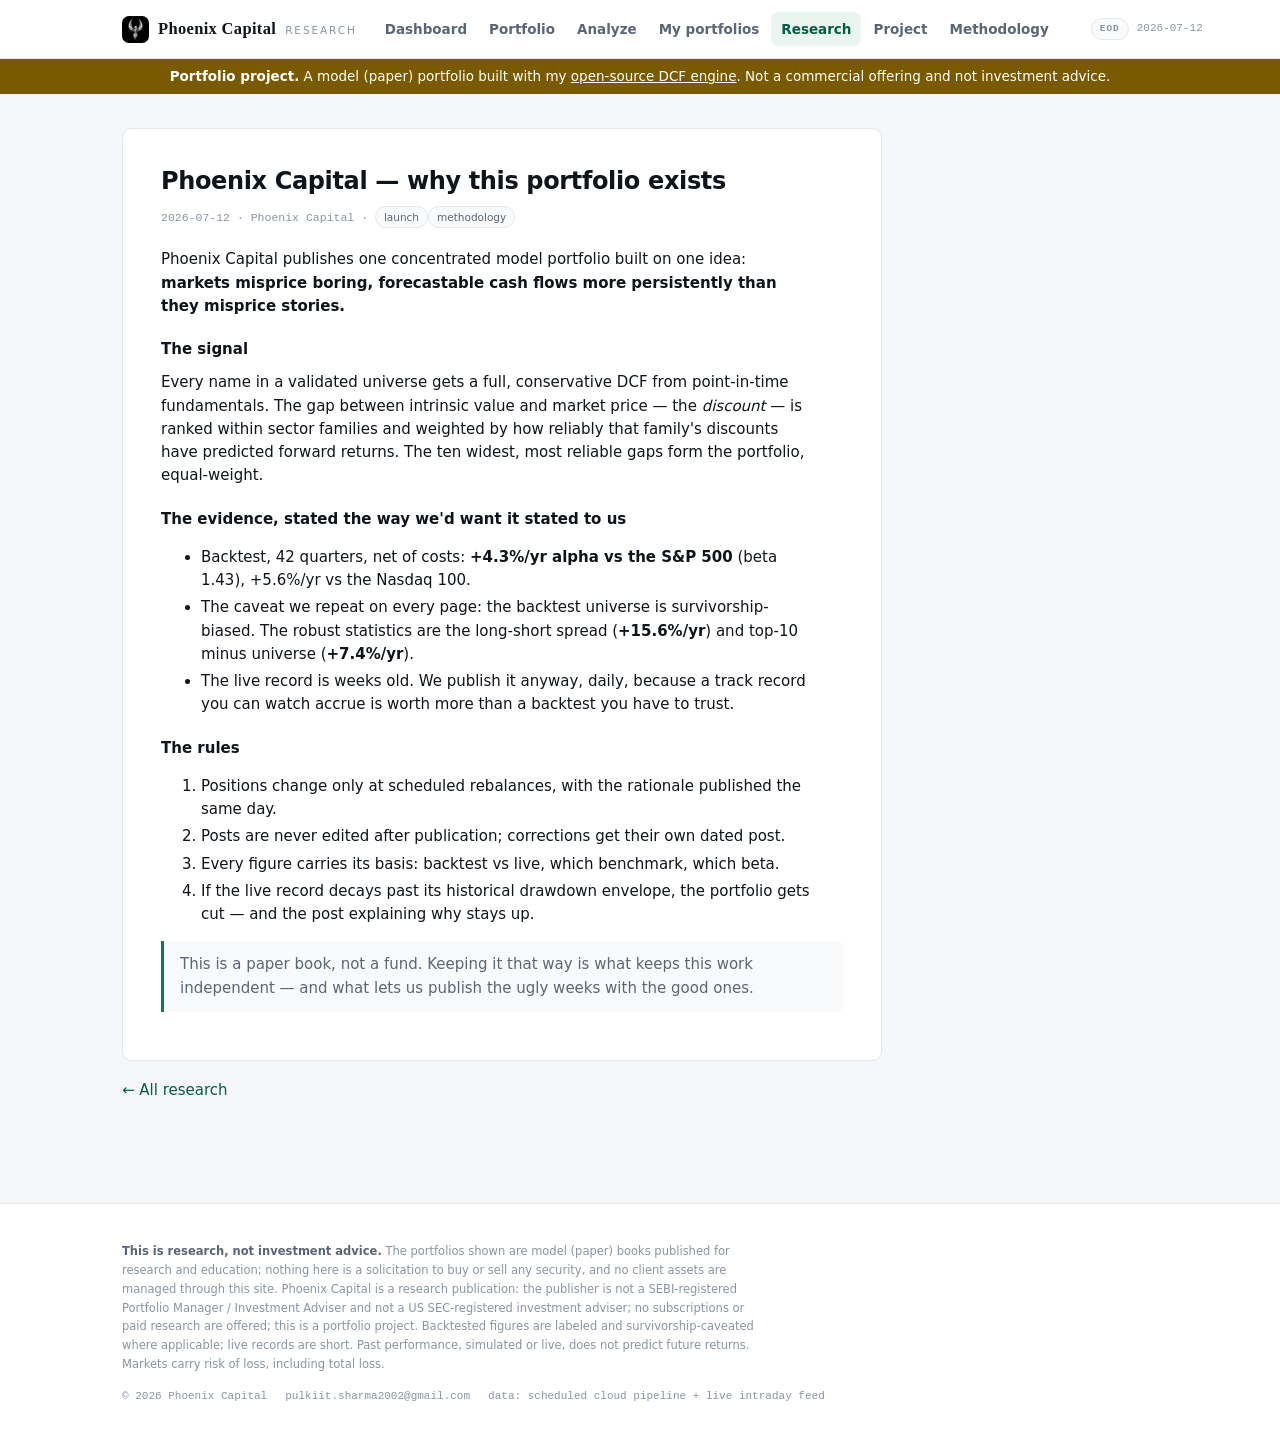
<file: research/2026-07-12-phoenix-capital-launch.html>
<!doctype html>
<html lang="en"><head>
<meta charset="utf-8"><meta name="viewport" content="width=device-width,initial-scale=1">
<title>Phoenix Capital — why this portfolio exists · Phoenix Capital</title>
<meta name="description" content="Institutional-grade equity research. One disciplined signal.">
<link rel="stylesheet" href="../assets/site.css">
<link rel="icon" href="../assets/logo-chip.png" type="image/png">
</head><body>
<header class="site-head"><div class="wrap">
  <a class="brand" href="../index.html"><img class="logo-chip" src="../assets/logo-chip.png" alt=""><span class="wordmark">Phoenix Capital</span>
    <small>research</small></a>
  <nav class="main"><a href="../index.html" class="">Dashboard</a><a href="../us.html" class="">Portfolio</a><a href="../analyze.html" class="">Analyze</a><a href="../portfolios.html" class="">My portfolios <span class="bcount" hidden></span></a><a href="../research.html" class="on">Research</a><a href="../pricing.html" class="">Project</a><a href="../about.html" class="">Methodology</a></nav>
  <span class="asof"><span class="feedpill pill" id="feedpill">EOD</span><span class="txt">2026-07-12</span></span>
</div></header>
<div class="demo-banner" style="background:#7a5a00;color:#fff;text-align:center;padding:8px 16px;font-size:13.5px;line-height:1.4"><b>Portfolio project.</b> A model (paper) portfolio built with my <a href="https://github.com/PS11242026/dcf-valuation-platform" style="color:#fff;text-decoration:underline">open-source DCF engine</a>. Not a commercial offering and not investment advice.</div>
<main><div class="wrap">
<article class="post">
<h1>Phoenix Capital — why this portfolio exists</h1>
<div class="meta">2026-07-12 · Phoenix Capital · <span class="chip">launch</span><span class="chip">methodology</span></div>
<p>Phoenix Capital publishes one concentrated model portfolio built on one idea: <strong>markets misprice boring, forecastable cash flows more persistently than they misprice stories.</strong></p>
<h3>The signal</h3>
<p>Every name in a validated universe gets a full, conservative DCF from point-in-time fundamentals. The gap between intrinsic value and market price — the <em>discount</em> — is ranked within sector families and weighted by how reliably that family's discounts have predicted forward returns. The ten widest, most reliable gaps form the portfolio, equal-weight.</p>
<h3>The evidence, stated the way we'd want it stated to us</h3>
<ul>
<li>Backtest, 42 quarters, net of costs: <strong>+4.3%/yr alpha vs the S&amp;P 500</strong> (beta 1.43), +5.6%/yr vs the Nasdaq 100.</li>
<li>The caveat we repeat on every page: the backtest universe is survivorship-biased. The robust statistics are the long-short spread (<strong>+15.6%/yr</strong>) and top-10 minus universe (<strong>+7.4%/yr</strong>).</li>
<li>The live record is weeks old. We publish it anyway, daily, because a track record you can watch accrue is worth more than a backtest you have to trust.</li>
</ul>
<h3>The rules</h3>
<ol>
<li>Positions change only at scheduled rebalances, with the rationale published the same day.</li>
<li>Posts are never edited after publication; corrections get their own dated post.</li>
<li>Every figure carries its basis: backtest vs live, which benchmark, which beta.</li>
<li>If the live record decays past its historical drawdown envelope, the portfolio gets cut — and the post explaining why stays up.</li>
</ol>
<blockquote>
<p>This is a paper book, not a fund. Keeping it that way is what keeps this work independent — and what lets us publish the ugly weeks with the good ones.</p>
</blockquote>
</article>
<p style="margin-top:18px"><a href="../research.html">← All research</a></p>
</div></main>
<footer class="site-foot"><div class="wrap">
  <p class="disc"><b>This is research, not investment advice.</b> The portfolios shown are model (paper) books published for research and education; nothing here is a solicitation to buy or sell any security, and no client assets are managed through this site. Phoenix Capital is a research publication: the publisher is not a SEBI-registered Portfolio Manager / Investment Adviser and not a US SEC-registered investment adviser; no subscriptions or paid research are offered; this is a portfolio project. Backtested figures are labeled and survivorship-caveated where applicable; live records are short. Past performance, simulated or live, does not predict future returns. Markets carry risk of loss, including total loss.</p>
  <div class="foot-meta"><span>© 2026 Phoenix Capital</span>
    <span>pulkiit.sharma2002@gmail.com</span>
    <span>data: scheduled cloud pipeline + live intraday feed</span></div>
</div></footer>
<script>window.DESK = {"api_url": "", "analyzer_url": "https://state-spacedcf-valuation-platform.streamlit.app", "finnhub_key": "dc2afj9r01qjj5fhtak0dc2afj9r01qjj5fhtakg", "prefix": "../", "code_url": "https://github.com/PS11242026/dcf-valuation-platform"};</script>
<script src="../assets/site.js"></script><script src="../assets/desk.js"></script>
</body></html>
</file>
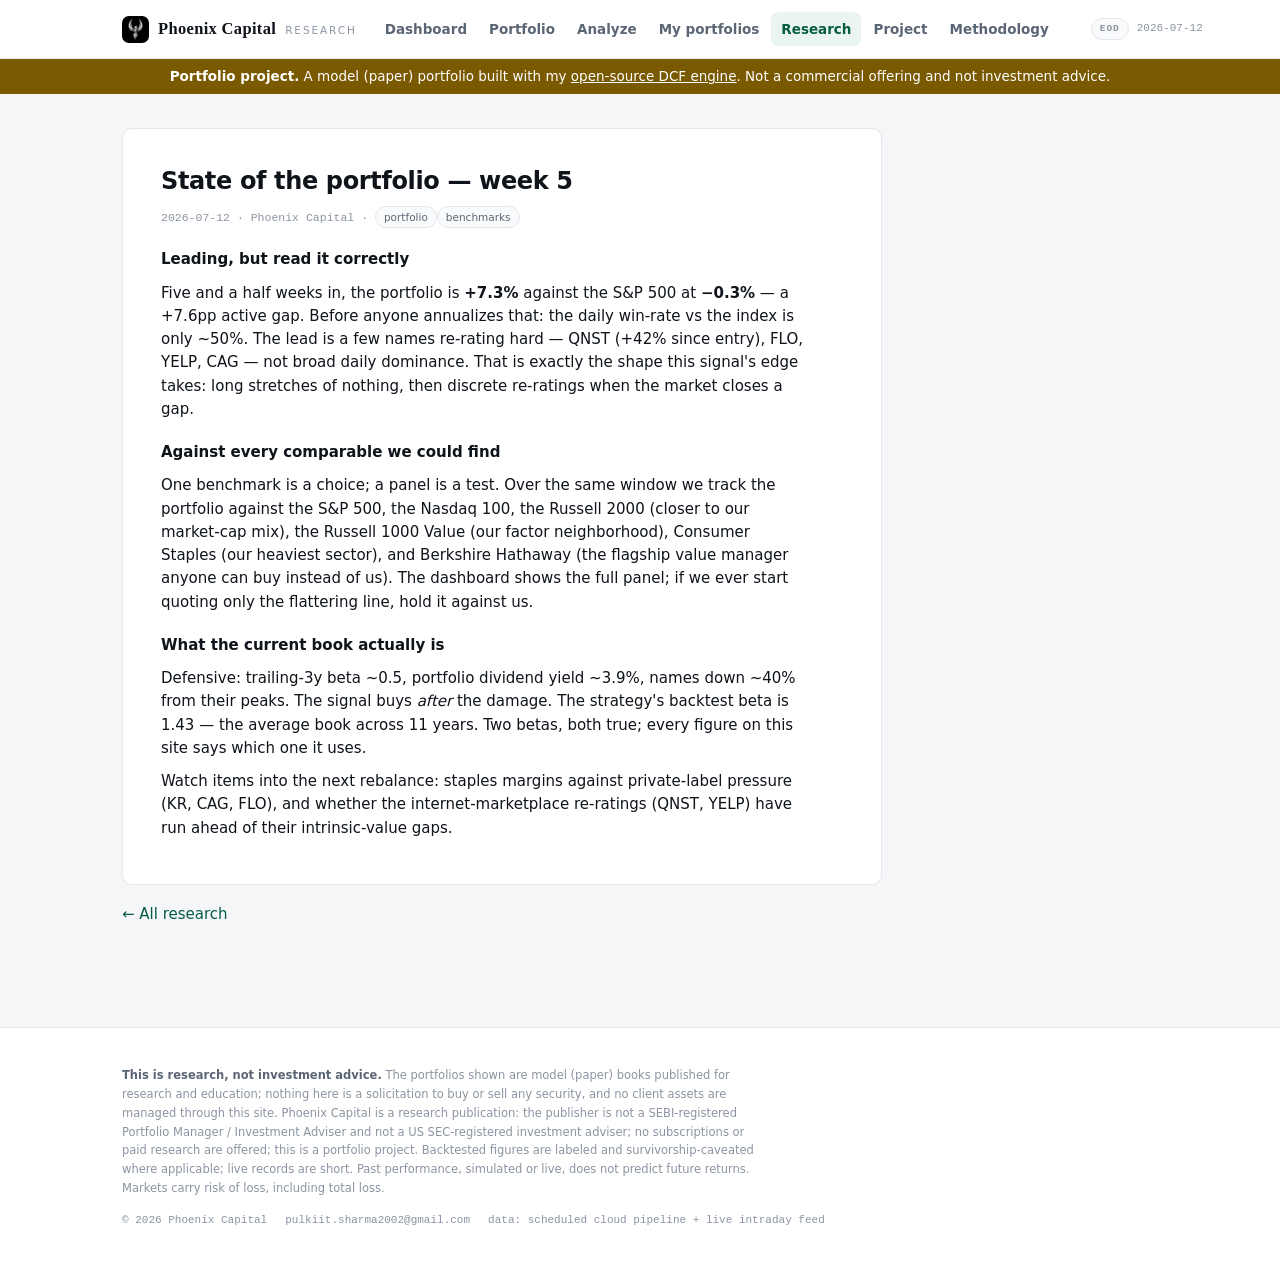
<file: research/2026-07-12-state-of-the-portfolio-week-5.html>
<!doctype html>
<html lang="en"><head>
<meta charset="utf-8"><meta name="viewport" content="width=device-width,initial-scale=1">
<title>State of the portfolio — week 5 · Phoenix Capital</title>
<meta name="description" content="Institutional-grade equity research. One disciplined signal.">
<link rel="stylesheet" href="../assets/site.css">
<link rel="icon" href="../assets/logo-chip.png" type="image/png">
</head><body>
<header class="site-head"><div class="wrap">
  <a class="brand" href="../index.html"><img class="logo-chip" src="../assets/logo-chip.png" alt=""><span class="wordmark">Phoenix Capital</span>
    <small>research</small></a>
  <nav class="main"><a href="../index.html" class="">Dashboard</a><a href="../us.html" class="">Portfolio</a><a href="../analyze.html" class="">Analyze</a><a href="../portfolios.html" class="">My portfolios <span class="bcount" hidden></span></a><a href="../research.html" class="on">Research</a><a href="../pricing.html" class="">Project</a><a href="../about.html" class="">Methodology</a></nav>
  <span class="asof"><span class="feedpill pill" id="feedpill">EOD</span><span class="txt">2026-07-12</span></span>
</div></header>
<div class="demo-banner" style="background:#7a5a00;color:#fff;text-align:center;padding:8px 16px;font-size:13.5px;line-height:1.4"><b>Portfolio project.</b> A model (paper) portfolio built with my <a href="https://github.com/PS11242026/dcf-valuation-platform" style="color:#fff;text-decoration:underline">open-source DCF engine</a>. Not a commercial offering and not investment advice.</div>
<main><div class="wrap">
<article class="post">
<h1>State of the portfolio — week 5</h1>
<div class="meta">2026-07-12 · Phoenix Capital · <span class="chip">portfolio</span><span class="chip">benchmarks</span></div>
<h3>Leading, but read it correctly</h3>
<p>Five and a half weeks in, the portfolio is <strong>+7.3%</strong> against the S&amp;P 500 at <strong>−0.3%</strong> — a +7.6pp active gap. Before anyone annualizes that: the daily win-rate vs the index is only ~50%. The lead is a few names re-rating hard — QNST (+42% since entry), FLO, YELP, CAG — not broad daily dominance. That is exactly the shape this signal's edge takes: long stretches of nothing, then discrete re-ratings when the market closes a gap.</p>
<h3>Against every comparable we could find</h3>
<p>One benchmark is a choice; a panel is a test. Over the same window we track the portfolio against the S&amp;P 500, the Nasdaq 100, the Russell 2000 (closer to our market-cap mix), the Russell 1000 Value (our factor neighborhood), Consumer Staples (our heaviest sector), and Berkshire Hathaway (the flagship value manager anyone can buy instead of us). The dashboard shows the full panel; if we ever start quoting only the flattering line, hold it against us.</p>
<h3>What the current book actually is</h3>
<p>Defensive: trailing-3y beta ~0.5, portfolio dividend yield ~3.9%, names down ~40% from their peaks. The signal buys <em>after</em> the damage. The strategy's backtest beta is 1.43 — the average book across 11 years. Two betas, both true; every figure on this site says which one it uses.</p>
<p>Watch items into the next rebalance: staples margins against private-label pressure (KR, CAG, FLO), and whether the internet-marketplace re-ratings (QNST, YELP) have run ahead of their intrinsic-value gaps.</p>
</article>
<p style="margin-top:18px"><a href="../research.html">← All research</a></p>
</div></main>
<footer class="site-foot"><div class="wrap">
  <p class="disc"><b>This is research, not investment advice.</b> The portfolios shown are model (paper) books published for research and education; nothing here is a solicitation to buy or sell any security, and no client assets are managed through this site. Phoenix Capital is a research publication: the publisher is not a SEBI-registered Portfolio Manager / Investment Adviser and not a US SEC-registered investment adviser; no subscriptions or paid research are offered; this is a portfolio project. Backtested figures are labeled and survivorship-caveated where applicable; live records are short. Past performance, simulated or live, does not predict future returns. Markets carry risk of loss, including total loss.</p>
  <div class="foot-meta"><span>© 2026 Phoenix Capital</span>
    <span>pulkiit.sharma2002@gmail.com</span>
    <span>data: scheduled cloud pipeline + live intraday feed</span></div>
</div></footer>
<script>window.DESK = {"api_url": "", "analyzer_url": "https://state-spacedcf-valuation-platform.streamlit.app", "finnhub_key": "dc2afj9r01qjj5fhtak0dc2afj9r01qjj5fhtakg", "prefix": "../", "code_url": "https://github.com/PS11242026/dcf-valuation-platform"};</script>
<script src="../assets/site.js"></script><script src="../assets/desk.js"></script>
</body></html>
</file>
<file: assets/site.css>
/* ============================================================================
   Research-site design system. Institutional light theme: cool paper ground,
   ink text, emerald primary. Numerals are tabular everywhere they align.
   Heatmap poles #C0453B / #0B7A5B validated for CVD with mandatory tile labels.
   ========================================================================== */
:root{
  --ground:#F4F6F8; --panel:#FFFFFF; --panel2:#F9FAFB;
  --ink:#0F141B; --muted:#5B6675; --faint:#8A94A2;
  --hair:#E4E7EC; --hair2:#EDEFF3;
  --brand:#0B7A5B; --brand-ink:#075C44; --bench:#2F6DB3; --model:#B9832A;
  --gold:#C9A227; --gold-deep:#9A7B1B; --flat:#D97706;
  --pos:#0B7A5B; --neg:#C0453B; --pos-bg:#EAF5F0; --neg-bg:#F9ECEA;
  --mono:"Cascadia Code",Consolas,ui-monospace,SFMono-Regular,Menlo,monospace;
  --sans:"Segoe UI Variable Text","Segoe UI",system-ui,-apple-system,"Helvetica Neue",Arial,sans-serif;
  --serif:"Georgia","Times New Roman",serif;
  --maxw:1080px; --r:10px;
}
*{box-sizing:border-box}
html{scroll-behavior:smooth}
body{margin:0;background:var(--ground);color:var(--ink);font-family:var(--sans);
     line-height:1.55;-webkit-font-smoothing:antialiased;font-size:15px}
a{color:var(--brand-ink);text-decoration:none}
a:hover{text-decoration:underline}
:focus-visible{outline:2px solid var(--bench);outline-offset:2px;border-radius:4px}
.tab{font-variant-numeric:tabular-nums;font-family:var(--mono)}
.wrap{max-width:var(--maxw);margin:0 auto;padding:0 22px}

/* ---------- header / nav ---------- */
.site-head{background:var(--panel);border-bottom:1px solid var(--hair);position:sticky;top:0;z-index:40}
.site-head .wrap{display:flex;align-items:center;gap:26px;height:58px}
.brand{display:flex;align-items:center;gap:9px;font-weight:700;letter-spacing:.01em;
       font-size:16.5px;color:var(--ink)}
.brand:hover{text-decoration:none}
.brand .mark{flex:none;color:var(--ink)}  /* B&W phoenix: pure ink on light, white on ink */
.brand .logo-chip{width:27px;height:27px;border-radius:7px;display:block;flex:none}
.brand .wordmark{font-family:var(--serif);letter-spacing:.02em}
.brand small{font-weight:500;color:var(--faint);font-size:10.5px;letter-spacing:.18em;
             text-transform:uppercase;align-self:center;margin-top:3px}
nav.main{display:flex;gap:4px;margin-left:auto}
nav.main a{padding:7px 12px;border-radius:7px;color:var(--muted);font-size:13.5px;font-weight:550}
nav.main a:hover{background:var(--panel2);color:var(--ink);text-decoration:none}
nav.main a.on{background:#EAF5F0;color:var(--brand-ink);font-weight:640}
.asof{font-family:var(--mono);font-size:11px;color:var(--faint);margin-left:14px;white-space:nowrap;
      display:flex;align-items:center;gap:8px}
.pill{display:inline-flex;align-items:center;font-family:var(--mono);font-size:9.5px;font-weight:700;
      letter-spacing:.1em;padding:3px 8px;border-radius:99px;background:var(--panel2);
      border:1px solid var(--hair);color:var(--faint)}
.pill.on{background:#EAF5F0;border-color:#BFE0D2;color:var(--brand-ink);
         animation:pulse 2.4s ease-out infinite}
@keyframes pulse{0%{box-shadow:0 0 0 0 rgba(11,122,91,.35)}70%{box-shadow:0 0 0 7px rgba(11,122,91,0)}100%{box-shadow:0 0 0 0 rgba(11,122,91,0)}}
@media (prefers-reduced-motion:reduce){.pill.on{animation:none}}

/* ---------- hero (index) ---------- */
.hero{background:radial-gradient(1100px 420px at 18% -10%,rgba(11,122,91,.28),transparent 60%),
      radial-gradient(700px 300px at 95% 0%,rgba(201,162,39,.14),transparent 55%),var(--ink);
      border-radius:14px;padding:46px 46px 38px;color:#EDF1F4;position:relative;overflow:hidden;
      border-top:2px solid var(--gold)}
.hero::after{content:"";position:absolute;inset:auto 0 0 0;height:1px;
             background:linear-gradient(90deg,transparent,rgba(201,162,39,.5),transparent)}
.h-mark{position:absolute;right:-30px;top:-34px;width:360px;height:360px;color:#fff;
        opacity:.07;pointer-events:none;transform:rotate(-3deg)}
.h-mark svg,.h-mark img{width:100%;height:100%;object-fit:contain}
.h-eyebrow{font-size:10.5px;letter-spacing:.24em;text-transform:uppercase;color:var(--gold);
           font-weight:640;margin-bottom:16px;position:relative}
.h-title,.h-lede,.h-chips,.h-ctas,.h-foot{position:relative}
.h-title{font-family:var(--serif);font-size:40px;line-height:1.12;font-weight:600;margin:0 0 14px;
         letter-spacing:-.005em;color:#fff;text-wrap:balance;max-width:17ch}
.h-lede{font-size:15.5px;line-height:1.65;color:#B9C2CC;max-width:60ch;margin:0 0 22px}
.h-chips{display:flex;flex-wrap:wrap;gap:10px;margin-bottom:24px}
.h-chip{font-size:12.5px;color:#AEB8C2;background:rgba(255,255,255,.05);
        border:1px solid rgba(255,255,255,.13);border-radius:99px;padding:7px 14px}
.h-chip b{font-family:var(--mono);font-weight:640;color:#fff;margin-right:4px}
.h-chip b.pos{color:#4EC99B} .h-chip b.neg{color:#F0958C}
.h-ctas{display:flex;gap:12px;flex-wrap:wrap}
.h-foot{font-size:11px;color:#7C8794;margin:18px 0 0}
@media (max-width:680px){.hero{padding:30px 22px}.h-title{font-size:30px}}

/* ---------- page scaffolding ---------- */
main{padding:34px 0 56px}
.eyebrow{font-size:11px;letter-spacing:.16em;text-transform:uppercase;color:var(--faint);
         font-weight:640;margin:0 0 8px}
h1{font-size:27px;font-weight:700;letter-spacing:-.015em;margin:0 0 6px;text-wrap:balance}
.lede{font-size:15px;color:var(--muted);max-width:66ch;margin:0 0 10px}
section{margin-top:34px}
h2.sec{font-size:16.5px;font-weight:680;letter-spacing:-.01em;margin:0 0 14px;
       display:flex;align-items:baseline;gap:10px}
h2.sec .sub{font-size:11.5px;color:var(--faint);font-family:var(--mono);font-weight:400}
.grid2{display:grid;grid-template-columns:1fr 1fr;gap:18px}
.grid3{display:grid;grid-template-columns:repeat(3,1fr);gap:14px}
@media (max-width:840px){.grid2,.grid3{grid-template-columns:1fr}}

.card{background:var(--panel);border:1px solid var(--hair);border-radius:var(--r);padding:18px}
.card h3{margin:0 0 10px;font-size:14px;font-weight:660}

/* ---------- KPI tiles ---------- */
.kpis{display:grid;grid-template-columns:repeat(4,1fr);gap:13px}
@media (max-width:840px){.kpis{grid-template-columns:repeat(2,1fr)}}
.tile{background:var(--panel);border:1px solid var(--hair);border-radius:var(--r);padding:14px 15px 13px}
.tile .lab{font-size:10.5px;letter-spacing:.09em;text-transform:uppercase;color:var(--faint);
           font-weight:640;margin-bottom:8px;display:flex;gap:6px;align-items:center}
.tile .val{font-family:var(--mono);font-size:23px;font-weight:620;letter-spacing:-.02em;line-height:1.05}
.tile .sub{font-size:11px;color:var(--muted);margin-top:7px;font-family:var(--mono)}
.pos{color:var(--pos)} .neg{color:var(--neg)}

/* ---------- badges ---------- */
.badge{display:inline-flex;align-items:center;gap:5px;font-size:10px;font-weight:680;
       letter-spacing:.08em;text-transform:uppercase;padding:3px 8px;border-radius:99px;line-height:1}
.badge.live{background:#EAF5F0;color:var(--brand-ink)}
.badge.prelim{background:#FCF3E3;color:#8A5E14}
.badge.model{background:#F0F2F5;color:var(--muted)}
.badge.us::before{content:"US"} .badge.in::before{content:"IN"}

/* ---------- heatmap ---------- */
.hm-wrap{position:relative}
.hm{display:block;width:100%;border-radius:8px;overflow:hidden}
.hm-tile{stroke:var(--ground);stroke-width:2;rx:3;cursor:default;transition:filter .12s}
.hm-tile:hover{filter:brightness(1.06)}
.hm-tk{font-family:var(--mono);font-weight:700;fill:#fff;pointer-events:none}
.hm-pct{font-family:var(--mono);font-weight:600;fill:rgba(255,255,255,.92);pointer-events:none}
.hm-w{font-family:var(--mono);fill:rgba(255,255,255,.75);pointer-events:none}
.hm-legend{display:flex;align-items:center;gap:14px;margin-top:10px;font-size:11px;
           color:var(--muted);font-family:var(--mono);flex-wrap:wrap}
.hm-legend .k{display:flex;align-items:center;gap:6px}
.hm-legend .sw{width:11px;height:11px;border-radius:3px;display:inline-block}
.hm-note{margin-left:auto;color:var(--faint)}
.tip{position:absolute;pointer-events:none;background:#0F141B;color:#fff;border-radius:8px;
     padding:9px 11px;font-size:12px;font-family:var(--mono);opacity:0;transition:opacity .1s;
     box-shadow:0 6px 22px rgba(15,20,27,.25);z-index:30;min-width:170px}
.tip .t{color:#AEB6C2;font-size:10px;letter-spacing:.06em;text-transform:uppercase;margin-bottom:5px}
.tip .row{display:flex;justify-content:space-between;gap:16px;padding:1px 0}
.tip .row span:first-child{color:#C6CCD5}

/* ---------- charts ---------- */
.chart svg{display:block;width:100%;height:auto}
.chart .grid line{stroke:var(--hair2)}
.chart .zero{stroke:#C4CBD4;stroke-width:1.2}
.chart .ax{fill:var(--faint);font-family:var(--mono);font-size:10.5px}
.chart .ln{fill:none;stroke-linejoin:round;stroke-linecap:round}
.chart .endlab{font-family:var(--mono);font-size:11px;font-weight:640}
.legend{display:flex;flex-wrap:wrap;gap:14px;margin-top:8px;font-size:12px;color:var(--muted)}
.legend .it{display:flex;align-items:center;gap:6px}
.legend .sw{width:16px;height:0;border-top:2.5px solid}

/* ---------- tables ---------- */
.tbl{overflow-x:auto}
table{border-collapse:collapse;width:100%;font-size:13px}
th,td{padding:9px 11px;text-align:right;border-bottom:1px solid var(--hair2);white-space:nowrap}
th:first-child,td:first-child{text-align:left}
thead th{font-size:10.5px;letter-spacing:.07em;text-transform:uppercase;color:var(--faint);
         font-weight:640;border-bottom:1px solid var(--hair)}
tbody td{font-family:var(--mono);font-variant-numeric:tabular-nums}
tbody td:first-child{font-family:var(--sans);font-weight:560}
tbody tr:hover td{background:var(--panel2)}
.chip{display:inline-block;font-size:10.5px;color:var(--muted);background:var(--panel2);
      border:1px solid var(--hair);border-radius:99px;padding:2px 8px;font-family:var(--sans)}
.tk-cell{display:flex;align-items:center;gap:9px}
.tk-cell b{font-weight:640;display:block;line-height:1.15}
.tk-cell .co{display:block;font-size:10.5px;color:var(--faint);font-family:var(--sans);
             max-width:180px;overflow:hidden;text-overflow:ellipsis;white-space:nowrap}
.tlogo{width:22px;height:22px;border-radius:6px;background:#fff;border:1px solid var(--hair2);
       flex:none;object-fit:contain}
.tlogo.ph{display:inline-block;background:var(--panel2)}
tr.total td{border-top:2px solid var(--hair);border-bottom:none;background:var(--panel2);
            font-weight:640}

/* ---------- news ---------- */
.news{display:flex;flex-direction:column}
.news a.item{display:flex;gap:12px;align-items:baseline;padding:9px 2px;border-bottom:1px solid var(--hair2);
             color:var(--ink)}
.news a.item:hover{background:var(--panel2);text-decoration:none}
.news .sym{font-family:var(--mono);font-size:11px;font-weight:700;color:var(--brand-ink);
           flex:0 0 96px;display:flex;align-items:center;gap:6px}
.nlogo{width:17px;height:17px;border-radius:4px;background:#fff;border:1px solid var(--hair2);
       flex:none;object-fit:contain;vertical-align:middle}
.news .ttl{font-size:13.5px;line-height:1.4}
.news .src{margin-left:auto;font-size:11px;color:var(--faint);font-family:var(--mono);
           flex:0 0 auto;padding-left:10px}

/* ---------- research ---------- */
.post-list .p-item{display:block;background:var(--panel);border:1px solid var(--hair);
                   border-radius:var(--r);padding:16px 18px;margin-bottom:12px;color:var(--ink)}
.post-list .p-item:hover{border-color:#CBD2DA;text-decoration:none}
.p-item .d{font-family:var(--mono);font-size:11px;color:var(--faint)}
.p-item h3{margin:5px 0 6px;font-size:16.5px;font-weight:660;letter-spacing:-.01em}
.p-item p{margin:0;color:var(--muted);font-size:13.5px}
.tags{display:flex;gap:6px;margin-top:9px}
article.post{background:var(--panel);border:1px solid var(--hair);border-radius:var(--r);
              padding:34px 38px;max-width:760px}
@media (max-width:680px){article.post{padding:22px 18px}}
article.post h1{font-size:24px}
article.post .meta{font-family:var(--mono);font-size:11.5px;color:var(--faint);margin-bottom:20px}
article.post h2{font-size:18px;margin:26px 0 8px;font-weight:660}
article.post h3{font-size:15px;margin:20px 0 6px;font-weight:660}
article.post p{margin:10px 0;max-width:68ch}
article.post ul,article.post ol{max-width:68ch}
article.post li{margin:4px 0}
article.post blockquote{border-left:3px solid var(--brand);margin:14px 0;padding:2px 16px;
                        color:var(--muted);background:var(--panel2);border-radius:0 6px 6px 0}
article.post code{font-family:var(--mono);font-size:.9em;background:var(--panel2);
                  border:1px solid var(--hair);border-radius:4px;padding:1px 5px}
article.post pre{background:#0F141B;color:#E7EAEE;border-radius:8px;padding:14px 16px;overflow-x:auto}
article.post pre code{background:none;border:none;color:inherit;padding:0}
article.post hr{border:0;border-top:1px solid var(--hair);margin:22px 0}

/* ---------- fees ---------- */
.plans{display:grid;grid-template-columns:repeat(3,1fr);gap:16px}
@media (max-width:840px){.plans{grid-template-columns:1fr}}
.plan{background:var(--panel);border:1px solid var(--hair);border-radius:var(--r);padding:22px;
      position:relative}
.plan.hi{border-color:var(--gold);box-shadow:0 0 0 1px var(--gold),0 12px 34px rgba(15,20,27,.08)}
.plan .ribbon{position:absolute;top:-11px;left:18px;background:var(--gold);color:#fff;
              font-size:10px;font-weight:700;letter-spacing:.1em;text-transform:uppercase;
              border-radius:99px;padding:4px 12px}
.plan .nm{font-size:13px;font-weight:680;letter-spacing:.02em}
.plan .pr{font-family:var(--mono);font-size:26px;font-weight:650;margin:10px 0 2px}
.plan .per{font-size:11px;color:var(--faint)}
.plan ul{padding-left:18px;margin:14px 0 0;color:var(--muted);font-size:13px}
.plan li{margin:6px 0}
.cta{display:inline-block;margin-top:16px;background:var(--brand);color:#fff;font-weight:640;
     font-size:13.5px;border-radius:8px;padding:10px 16px}
.cta:hover{background:var(--brand-ink);text-decoration:none}
.cta.ghost{background:transparent;color:var(--brand-ink);border:1px solid var(--brand)}
.cta.gold{background:var(--gold);color:#161200}
.cta.gold:hover{background:var(--gold-deep);color:#fff}
.cta.ghost-inv{background:transparent;color:#E5D9AE;border:1px solid rgba(201,162,39,.55)}
.cta.ghost-inv:hover{border-color:var(--gold);color:#fff}

/* ---------- callouts / footer ---------- */
.callout{background:#FCF3E3;border:1px solid #EBD9AE;border-radius:var(--r);padding:13px 16px;
         font-size:13px;color:#6B4E12}
.callout b{color:#4F3A0C}
.site-foot{border-top:1px solid var(--hair);background:var(--panel);margin-top:30px}
.site-foot .wrap{padding:26px 22px 34px}
.disc{font-size:11.5px;color:var(--faint);line-height:1.65;max-width:88ch}
.disc b{color:var(--muted)}
.foot-meta{display:flex;gap:18px;margin-top:14px;font-family:var(--mono);font-size:11px;color:var(--faint)}

/* ---------- research desk: analyze / basket / my portfolios ---------- */
nav.main a .bcount{display:inline-block;min-width:17px;height:17px;line-height:17px;margin-left:4px;
  padding:0 5px;border-radius:99px;background:var(--brand);color:#fff;font-size:10px;font-weight:700;
  text-align:center;font-family:var(--mono);vertical-align:1px}
@media (max-width:980px){
  .site-head .wrap{flex-wrap:wrap;height:auto;padding-top:10px;gap:8px 18px}
  nav.main{order:3;width:100%;margin-left:0;overflow-x:auto;padding-bottom:8px;scrollbar-width:none}
  nav.main::-webkit-scrollbar{display:none}
  nav.main a{white-space:nowrap}
  .asof{margin-left:auto}
}
.card h3 .sub{font-weight:400;color:var(--faint);font-size:11.5px;margin-left:6px}
.fine{font-size:12px;color:var(--faint)}
.co2{font-size:11px;color:var(--faint);font-family:var(--sans);font-weight:400}
button.lnk{background:none;border:0;padding:0;color:var(--neg);font:inherit;font-size:12.5px;cursor:pointer}
button.lnk:hover{text-decoration:underline}
button.lnk.arm{font-weight:700}
button.cta{border:0;cursor:pointer;font-family:var(--sans)}
button.cta.ghost{border:1px solid var(--brand)}
button.cta:disabled{opacity:.45;cursor:not-allowed}
.verdict{display:inline-block;font-family:var(--sans);font-size:12px;font-weight:650;border-radius:99px;
  padding:3px 10px;white-space:nowrap}
.verdict.v-pos{background:var(--pos-bg);color:var(--brand-ink)}
.verdict.v-neg{background:var(--neg-bg);color:#8E2F27}
.verdict.v-mid{background:#F0F2F5;color:var(--muted)}
.tile .val .verdict{font-size:14px;padding:4px 12px}

.az-form{display:flex;gap:10px;margin:22px 0 12px;max-width:620px}
.az-input{flex:1;min-width:0;font:600 20px/1 var(--mono);letter-spacing:.04em;text-transform:uppercase;
  padding:14px 16px;border:1px solid var(--hair);border-radius:10px;background:var(--panel);color:var(--ink);
  box-shadow:0 1px 0 rgba(15,20,27,.03)}
.az-input:focus{outline:none;border-color:var(--brand);box-shadow:0 0 0 3px rgba(11,122,91,.15)}
.az-go{margin-top:0;padding:0 22px;font-size:15px}
.qpicks{display:flex;flex-wrap:wrap;gap:6px;align-items:center;font-size:12px;color:var(--faint)}
.qpicks span{margin-right:4px}
.qpick{font:600 11.5px var(--mono);border:1px solid var(--hair);background:var(--panel);color:var(--ink);
  border-radius:99px;padding:4px 10px;cursor:pointer}
.qpick:hover{border-color:var(--brand);color:var(--brand-ink)}
.qpick small{color:var(--faint);font-weight:500;margin-left:3px}
.chips-row{display:flex;flex-wrap:wrap;gap:7px}
#az-status{margin-top:22px}
.az-prog{max-width:620px}
.az-prog-top{display:flex;justify-content:space-between;font-size:14px}
.az-bar{height:6px;border-radius:99px;background:var(--hair2);overflow:hidden;margin:12px 0 14px}
.az-bar span{display:block;height:100%;background:linear-gradient(90deg,var(--brand),#3FB58C);
  border-radius:99px;transition:width .8s ease}
.az-steps{list-style:none;padding:0;margin:0;font-size:13px;color:var(--faint)}
.az-steps li{padding:3px 0 3px 22px;position:relative}
.az-steps li::before{content:"";position:absolute;left:4px;top:10px;width:8px;height:8px;border-radius:50%;
  border:1.5px solid var(--hair)}
.az-steps li.done{color:var(--muted)}
.az-steps li.done::before{background:var(--brand);border-color:var(--brand)}
.az-steps li.on{color:var(--ink);font-weight:600}
.az-steps li.on::before{border-color:var(--brand);animation:azp 1s ease-in-out infinite alternate}
@keyframes azp{to{background:rgba(11,122,91,.35)}}
@media (prefers-reduced-motion:reduce){.az-steps li.on::before{animation:none}.az-bar span{transition:none}}
.az-msg{font-size:12.5px;color:var(--muted);margin:10px 0 0}

#az-report{margin-top:26px}
#az-report > *{margin-bottom:16px}
.rp-head{display:flex;justify-content:space-between;align-items:flex-end;gap:18px;flex-wrap:wrap;
  background:radial-gradient(800px 260px at 0% -40%,rgba(11,122,91,.30),transparent 60%),var(--ink);
  color:#fff;border-radius:14px;padding:26px 28px}
.rp-tk{font:700 12px var(--mono);letter-spacing:.14em;color:var(--gold);background:rgba(201,162,39,.12);
  border:1px solid rgba(201,162,39,.35);border-radius:6px;padding:3px 8px}
.rp-head h2{font-family:var(--serif);font-size:30px;font-weight:600;margin:10px 0 4px;letter-spacing:-.01em}
.rp-sub{font-size:12.5px;color:#9FA9B5;text-transform:capitalize}
.rp-actions{display:flex;gap:8px;flex-wrap:wrap}
.rp-actions .cta{margin-top:0}
.rp-head .cta.ghost{background:transparent;color:#E5D9AE;border:1px solid rgba(201,162,39,.55)}
.rp-head .cta.ghost:hover{border-color:var(--gold);color:#fff}
.rb h3{margin-bottom:30px}
.rb-track{position:relative;height:10px;border-radius:99px;background:var(--hair2);margin:0 8px}
.rb-band{position:absolute;top:0;bottom:0;border-radius:99px;
  background:linear-gradient(90deg,rgba(11,122,91,.25),rgba(11,122,91,.55),rgba(11,122,91,.25))}
.rb-iv{position:absolute;top:-5px;width:3px;height:20px;margin-left:-1.5px;background:var(--brand-ink);border-radius:2px}
.rb-px{position:absolute;top:-12px;width:0;height:0;margin-left:-6px;border:6px solid transparent;
  border-top:9px solid var(--ink)}
.rb-px i{position:absolute;top:-22px;left:-14px;font:600 10px var(--mono);font-style:normal;color:var(--ink)}
.rb-lab{position:relative;height:22px;margin:10px 8px 0;font:11px var(--mono);color:var(--muted)}
.rb-lab span{position:absolute;transform:translateX(-50%);white-space:nowrap}
.rp-chart h3{margin-bottom:6px}
.rp-toc{position:sticky;top:58px;z-index:5;display:flex;gap:6px;overflow-x:auto;background:rgba(244,246,248,.92);
  backdrop-filter:blur(6px);padding:8px 0;scrollbar-width:none}
.rp-toc a{white-space:nowrap;font-size:12.5px;font-weight:600;color:var(--muted);padding:6px 11px;border-radius:7px;
  border:1px solid var(--hair);background:var(--panel)}
.rp-toc a:hover{color:var(--brand-ink);border-color:var(--brand);text-decoration:none}
@media (max-width:980px){.rp-toc{position:static}}
.rp-sec{scroll-margin-top:110px}
.rp-sec h2.sec{margin-top:0}
.rp-kpis{margin-bottom:14px}
.rp-kpis .val{font-size:19px}
.rp-tt{font-size:13px;font-weight:650;margin:16px 0 8px}
.rp-fig{margin:16px 0 0;text-align:center}
.rp-fig img{max-width:100%;height:auto;border-radius:8px;border:1px solid var(--hair2)}
.rp-fig figcaption{font-size:11.5px;color:var(--faint);margin-top:6px}
.rp-nar{margin:12px 0 0;padding-left:18px;color:var(--muted);font-size:13.5px;max-width:80ch}
.rp-nar li{margin:6px 0}
.rp-foot{font-size:11.5px;color:var(--faint)}

.empty{text-align:center;padding:38px 22px}
.empty p{color:var(--muted);max-width:52ch;margin:0 auto 6px}
.bk-add{margin-top:16px}
.bk-bar{display:flex;align-items:center;justify-content:space-between;gap:12px;margin-bottom:10px;
  font-size:13px;color:var(--muted)}
.bk-bar .cta{margin-top:0}
.bk-tbl td .co2{display:block}
.bk-tbl th:nth-child(2),.bk-tbl td:nth-child(2){text-align:left}
.bk-tbl td:first-child,.bk-tbl th:first-child{width:34px}
.bk-tbl .acts{display:flex;gap:14px;justify-content:flex-end;font-family:var(--sans);font-size:12.5px}
.bk-tbl input[type=checkbox]{width:15px;height:15px;accent-color:var(--brand)}
.save-btn{margin-left:auto;background:none;border:0;cursor:pointer;font-size:17px;line-height:1;
  color:var(--gold-deep);padding:2px 4px}
.save-btn:hover{transform:scale(1.15)}
.desk-toast{position:fixed;left:50%;bottom:26px;transform:translate(-50%,20px);opacity:0;pointer-events:none;
  background:var(--ink);color:#fff;font-size:13px;padding:10px 16px;border-radius:9px;
  box-shadow:0 10px 30px rgba(15,20,27,.25);transition:all .25s ease;z-index:60}
.desk-toast.on{opacity:1;transform:translate(-50%,0)}

.pf-new summary{cursor:pointer;list-style:none}
.pf-new summary::-webkit-details-marker{display:none}
.pf-new summary h3{display:inline;margin:0}
.pf-new summary::after{content:"+";float:right;color:var(--faint);font-size:18px;line-height:1}
.pf-new[open] summary::after{content:"\2212"}
.pf-form{display:flex;flex-wrap:wrap;gap:14px 22px;align-items:flex-end;margin:16px 0}
.pf-form label{display:flex;flex-direction:column;gap:5px;font-size:11px;letter-spacing:.06em;
  text-transform:uppercase;color:var(--faint);font-weight:640}
.pf-form input:not([type=radio]){font:500 14px var(--sans);padding:9px 11px;border:1px solid var(--hair);
  border-radius:8px;background:var(--panel);color:var(--ink);min-width:200px;text-transform:none;letter-spacing:0}
.pf-w{border:0;padding:0;margin:0;display:flex;gap:14px;align-items:center;flex-wrap:wrap}
.pf-w legend{font-size:11px;letter-spacing:.06em;text-transform:uppercase;color:var(--faint);font-weight:640;
  margin-bottom:6px;padding:0}
.pf-w label{flex-direction:row;align-items:center;text-transform:none;letter-spacing:0;font-size:13.5px;
  color:var(--ink);font-weight:500}
.pf-w input{accent-color:var(--brand)}
.pf-group{margin-top:10px}
.pf-gl{font-size:11px;letter-spacing:.08em;text-transform:uppercase;color:var(--faint);font-weight:640;margin-bottom:7px}
.pf-picks{display:grid;grid-template-columns:repeat(auto-fill,minmax(210px,1fr));gap:8px}
.pf-pick{display:flex;align-items:center;gap:8px;border:1px solid var(--hair);border-radius:9px;padding:8px 10px;
  cursor:pointer;background:var(--panel);font-size:12.5px;transition:border-color .15s,background .15s}
.pf-pick:has(input:checked){border-color:var(--brand);background:var(--pos-bg)}
.pf-pick input{accent-color:var(--brand)}
.pk-tk{font:700 12px var(--mono)}
.pk-co{color:var(--faint);overflow:hidden;text-overflow:ellipsis;white-space:nowrap;flex:1;min-width:0}
.pk-up{font:600 11.5px var(--mono)}
#pf-preview{margin-top:16px}
.pf-cw{width:70px;font:500 13px var(--mono);padding:4px 6px;border:1px solid var(--hair);border-radius:6px;text-align:right}
.pf-go{display:flex;align-items:center;gap:14px;margin-top:6px}
#pf-list{margin-top:18px}
.pf-card{margin-bottom:16px}
.pf-head{display:flex;justify-content:space-between;align-items:flex-start;gap:18px;flex-wrap:wrap;margin-bottom:12px}
.pf-head h3{font-size:17px;margin:0 0 2px}
.pf-kpis{display:flex;gap:22px;flex-wrap:wrap}
.pf-kpis div{display:flex;flex-direction:column;gap:2px}
.pf-kpis .lab{font-size:10px;letter-spacing:.09em;text-transform:uppercase;color:var(--faint);font-weight:640}
.pf-kpis b{font-size:18px;font-weight:620}
.pf-acts{display:flex;justify-content:space-between;margin-top:12px;font-size:12.5px}
.pf-data{margin-top:8px}
.pf-data .cta{margin-top:6px;margin-right:8px}
.pf-imp{cursor:pointer}
.foot-meta{flex-wrap:wrap}
@media (max-width:680px){.az-form{flex-direction:column}.az-go{padding:12px}.rp-head{padding:22px 18px}
  .rp-head h2{font-size:24px}}
nav.main a .bcount[hidden]{display:none}

.az-note{max-width:760px;margin:0}
.az-frame{background:var(--panel);border:1px solid var(--hair);border-radius:14px;overflow:hidden;
  box-shadow:0 12px 34px rgba(15,20,27,.06)}
.az-frame iframe{display:block;width:100%;height:max(900px,calc(100vh - 140px));border:0}

/* ---------- research desk entry points (home) + desk sub-nav ---------- */
.desk-opts{display:grid;grid-template-columns:1fr 1fr;gap:16px;margin-top:18px}
@media (max-width:840px){.desk-opts{grid-template-columns:1fr}}
.dopt{display:flex;flex-direction:column;gap:6px;background:var(--panel);border:1px solid var(--hair);
  border-radius:14px;padding:22px 24px;color:var(--ink);position:relative;overflow:hidden;
  transition:border-color .2s,box-shadow .2s,transform .2s}
.dopt::after{content:"";position:absolute;inset:auto -40px -60px auto;width:180px;height:180px;border-radius:50%;
  background:radial-gradient(circle,rgba(11,122,91,.12),transparent 70%)}
.dopt:hover{text-decoration:none;border-color:var(--brand);box-shadow:0 14px 34px rgba(15,20,27,.08);transform:translateY(-2px)}
.dopt .dk{font:700 10.5px var(--mono);letter-spacing:.16em;text-transform:uppercase;color:var(--gold-deep)}
.dopt h3{font-family:var(--serif);font-size:22px;font-weight:600;margin:2px 0 0}
.dopt p{margin:0;color:var(--muted);font-size:13.5px;max-width:52ch}
.dopt .go{margin-top:8px;font-weight:650;font-size:13.5px;color:var(--brand-ink)}
@media (prefers-reduced-motion:reduce){.dopt{transition:none}.dopt:hover{transform:none}}
.desk-nav{display:flex;gap:6px;flex-wrap:wrap;align-items:center;margin:-8px 0 22px;padding-bottom:14px;
  border-bottom:1px solid var(--hair)}
.desk-nav a{font-size:13px;font-weight:600;color:var(--muted);padding:6px 12px;border-radius:7px}
.desk-nav a:hover{text-decoration:none;background:var(--panel)}
.desk-nav a.on{background:var(--pos-bg);color:var(--brand-ink)}
.desk-nav a.back{color:var(--faint);font-weight:500;margin-right:8px;padding-left:0}
.desk-nav .bcount{display:inline-block;min-width:17px;height:17px;line-height:17px;margin-left:4px;padding:0 5px;
  border-radius:99px;background:var(--brand);color:#fff;font:700 10px var(--mono);text-align:center}
.desk-nav .bcount[hidden]{display:none}
/* header fits 7 nav items: no wrapping; the as-of text yields first, then the RESEARCH tag */
.brand,.brand .wordmark,nav.main a{white-space:nowrap}
nav.main{gap:2px}
nav.main a{padding:7px 10px}
.site-head .wrap{gap:18px}
@media (max-width:1240px){.asof .txt{display:none}}
@media (max-width:1120px){.brand small{display:none}}
</file>
